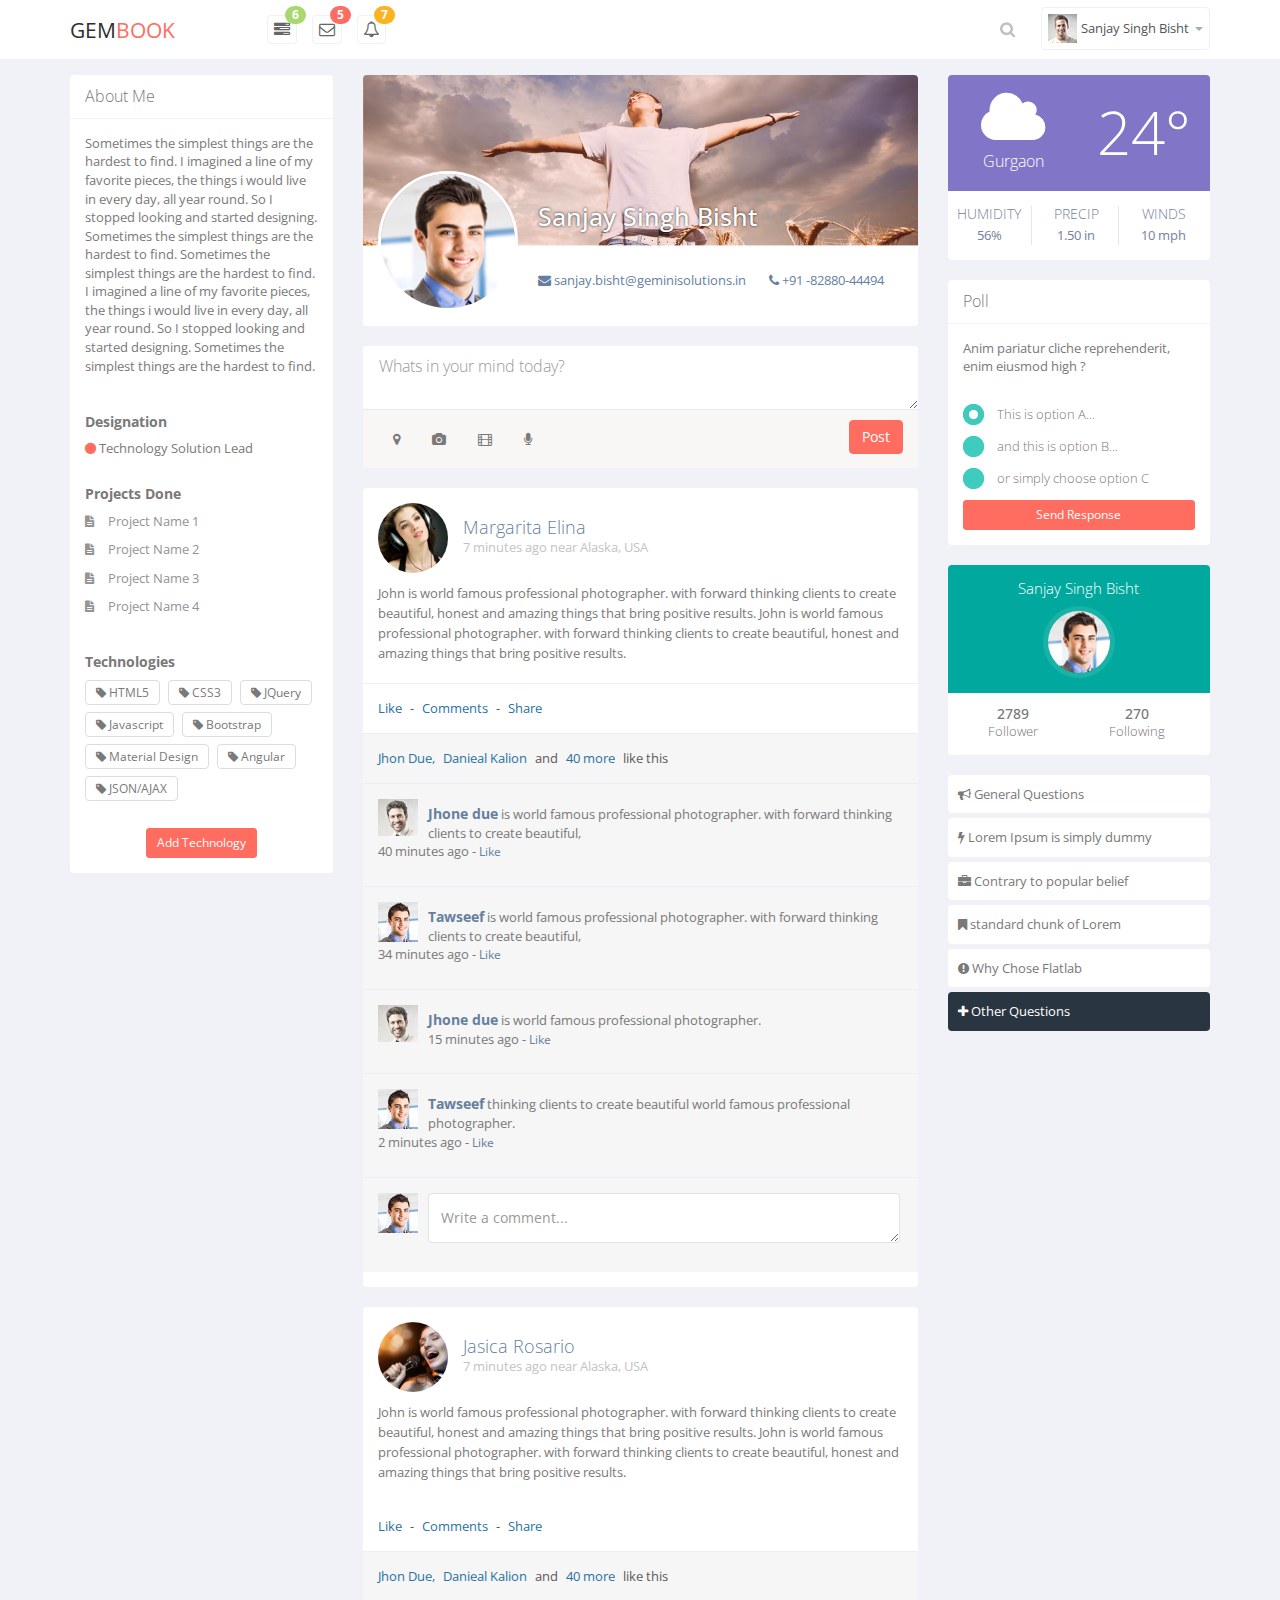
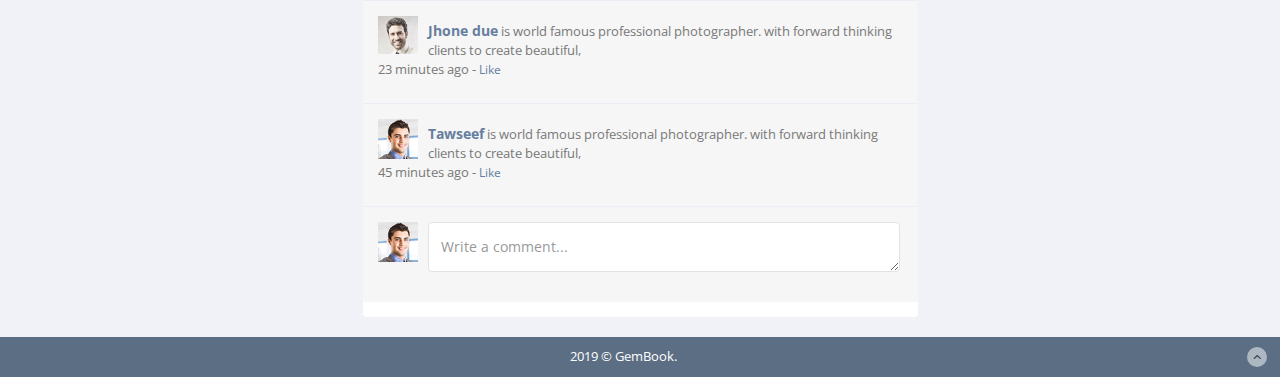
<file: index.html>
<!DOCTYPE html>
<html lang="en">
   <head>
      <meta charset="utf-8">
      <!-- <meta name="viewport" content="width=device-width, initial-scale=1.0"> -->
      <meta name="description" content="">
      <meta name="Sanjay Singh Bisht">
      <link rel="shortcut icon" href="img/favicon.html">
      <title>Gembook</title>
      <!-- Bootstrap core CSS -->
      <link href="css/bootstrap.min.css" rel="stylesheet">
      <link href="css/bootstrap-reset.css" rel="stylesheet">
      <!--external css-->
      <link href="assets/font-awesome/css/font-awesome.css" rel="stylesheet" />
      <link rel="stylesheet" type="text/css" href="assets/bootstrap-datepicker/css/datepicker.css" />
      <link rel="stylesheet" type="text/css" href="assets/bootstrap-colorpicker/css/colorpicker.css" />
      <link rel="stylesheet" type="text/css" href="assets/bootstrap-daterangepicker/daterangepicker.css" />
      <!--right slidebar-->
      <link href="css/slidebars.css" rel="stylesheet">
      <!-- Custom styles for this template -->
      <link href="css/style.css" rel="stylesheet">
      <link href="css/style-responsive.css" rel="stylesheet" />
      <!-- HTML5 shim and Respond.js IE8 support of HTML5 tooltipss and media queries -->
      <!--[if lt IE 9]>
      <script src="js/html5shiv.js"></script>
      <script src="js/respond.min.js"></script>
      <![endif]-->
   </head>
   <body>
      <section id="container">
         <!--header start-->
         <header class="header white-bg">
            <!-- <div class="sidebar-toggle-box">
               <i class="fa fa-bars"></i>
               </div> -->
               <div class="container">
            <!--logo start-->
            <a href="index.html" class="logo" >Gem<span>book</span></a>
            <!--logo end-->
            <div class="nav notify-row" id="top_menu">
               <!--  notification start -->
               <ul class="nav top-menu">
                  <!-- settings start -->
                  <li class="dropdown">
                     <a data-toggle="dropdown" class="dropdown-toggle" href="#">
                     <i class="fa fa-tasks"></i>
                     <span class="badge bg-success">6</span>
                     </a>
                     <ul class="dropdown-menu extended tasks-bar">
                        <div class="notify-arrow notify-arrow-green"></div>
                        <li>
                           <p class="green">You have 6 pending tasks</p>
                        </li>
                        <li>
                           <a href="#">
                              <div class="task-info">
                                 <div class="desc">Dashboard v1.3</div>
                                 <div class="percent">40%</div>
                              </div>
                              <div class="progress progress-striped">
                                 <div class="progress-bar progress-bar-success" role="progressbar" aria-valuenow="40" aria-valuemin="0" aria-valuemax="100" style="width: 40%">
                                    <span class="sr-only">40% Complete (success)</span>
                                 </div>
                              </div>
                           </a>
                        </li>
                        <li>
                           <a href="#">
                              <div class="task-info">
                                 <div class="desc">Database Update</div>
                                 <div class="percent">60%</div>
                              </div>
                              <div class="progress progress-striped">
                                 <div class="progress-bar progress-bar-warning" role="progressbar" aria-valuenow="60" aria-valuemin="0" aria-valuemax="100" style="width: 60%">
                                    <span class="sr-only">60% Complete (warning)</span>
                                 </div>
                              </div>
                           </a>
                        </li>
                        <li>
                           <a href="#">
                              <div class="task-info">
                                 <div class="desc">Iphone Development</div>
                                 <div class="percent">87%</div>
                              </div>
                              <div class="progress progress-striped">
                                 <div class="progress-bar progress-bar-info" role="progressbar" aria-valuenow="20" aria-valuemin="0" aria-valuemax="100" style="width: 87%">
                                    <span class="sr-only">87% Complete</span>
                                 </div>
                              </div>
                           </a>
                        </li>
                        <li>
                           <a href="#">
                              <div class="task-info">
                                 <div class="desc">Mobile App</div>
                                 <div class="percent">33%</div>
                              </div>
                              <div class="progress progress-striped">
                                 <div class="progress-bar progress-bar-danger" role="progressbar" aria-valuenow="80" aria-valuemin="0" aria-valuemax="100" style="width: 33%">
                                    <span class="sr-only">33% Complete (danger)</span>
                                 </div>
                              </div>
                           </a>
                        </li>
                        <li>
                           <a href="#">
                              <div class="task-info">
                                 <div class="desc">Dashboard v1.3</div>
                                 <div class="percent">45%</div>
                              </div>
                              <div class="progress progress-striped active">
                                 <div class="progress-bar"  role="progressbar" aria-valuenow="45" aria-valuemin="0" aria-valuemax="100" style="width: 45%">
                                    <span class="sr-only">45% Complete</span>
                                 </div>
                              </div>
                           </a>
                        </li>
                        <li class="external">
                           <a href="#">See All Tasks</a>
                        </li>
                     </ul>
                  </li>
                  <!-- settings end -->
                  <!-- inbox dropdown start-->
                  <li id="header_inbox_bar" class="dropdown">
                     <a data-toggle="dropdown" class="dropdown-toggle" href="#">
                     <i class="fa fa-envelope-o"></i>
                     <span class="badge bg-important">5</span>
                     </a>
                     <ul class="dropdown-menu extended inbox">
                        <div class="notify-arrow notify-arrow-red"></div>
                        <li>
                           <p class="red">You have 5 new messages</p>
                        </li>
                        <li>
                           <a href="#">
                           <span class="photo"><img alt="avatar" src="img/avatar-mini.jpg"></span>
                           <span class="subject">
                           <span class="from">Jonathan Smith</span>
                           <span class="time">Just now</span>
                           </span>
                           <span class="message">
                           Hello, this is an example msg.
                           </span>
                           </a>
                        </li>
                        <li>
                           <a href="#">
                           <span class="photo"><img alt="avatar" src="img/avatar-mini2.jpg"></span>
                           <span class="subject">
                           <span class="from">Jhon Doe</span>
                           <span class="time">10 mins</span>
                           </span>
                           <span class="message">
                           Hi, Jhon Doe Bhai how are you ?
                           </span>
                           </a>
                        </li>
                        <li>
                           <a href="#">
                           <span class="photo"><img alt="avatar" src="img/avatar-mini3.jpg"></span>
                           <span class="subject">
                           <span class="from">Jason Stathum</span>
                           <span class="time">3 hrs</span>
                           </span>
                           <span class="message">
                           This is awesome dashboard.
                           </span>
                           </a>
                        </li>
                        <li>
                           <a href="#">
                           <span class="photo"><img alt="avatar" src="img/avatar-mini4.jpg"></span>
                           <span class="subject">
                           <span class="from">Jondi Rose</span>
                           <span class="time">Just now</span>
                           </span>
                           <span class="message">
                           Hello, this is metrolab
                           </span>
                           </a>
                        </li>
                        <li>
                           <a href="#">See all messages</a>
                        </li>
                     </ul>
                  </li>
                  <!-- inbox dropdown end -->
                  <!-- notification dropdown start-->
                  <li id="header_notification_bar" class="dropdown">
                     <a data-toggle="dropdown" class="dropdown-toggle" href="#">
                     <i class="fa fa-bell-o"></i>
                     <span class="badge bg-warning">7</span>
                     </a>
                     <ul class="dropdown-menu extended notification">
                        <div class="notify-arrow notify-arrow-yellow"></div>
                        <li>
                           <p class="yellow">You have 7 new notifications</p>
                        </li>
                        <li>
                           <a href="#">
                           <span class="label label-danger"><i class="fa fa-bolt"></i></span>
                           Server #3 overloaded.
                           <span class="small italic">34 mins</span>
                           </a>
                        </li>
                        <li>
                           <a href="#">
                           <span class="label label-warning"><i class="fa fa-bell"></i></span>
                           Server #10 not respoding.
                           <span class="small italic">1 Hours</span>
                           </a>
                        </li>
                        <li>
                           <a href="#">
                           <span class="label label-danger"><i class="fa fa-bolt"></i></span>
                           Database overloaded 24%.
                           <span class="small italic">4 hrs</span>
                           </a>
                        </li>
                        <li>
                           <a href="#">
                           <span class="label label-success"><i class="fa fa-plus"></i></span>
                           New user registered.
                           <span class="small italic">Just now</span>
                           </a>
                        </li>
                        <li>
                           <a href="#">
                           <span class="label label-info"><i class="fa fa-bullhorn"></i></span>
                           Application error.
                           <span class="small italic">10 mins</span>
                           </a>
                        </li>
                        <li>
                           <a href="#">See all notifications</a>
                        </li>
                     </ul>
                  </li>
                  <!-- notification dropdown end -->
               </ul>
            </div>
            <div class="top-nav ">
               <ul class="nav pull-right top-menu">
                  <li>
                     <input type="text" class="form-control search" placeholder="Search">
                  </li>
                  <!-- user login dropdown start-->
                  <li class="dropdown">
                     <a data-toggle="dropdown" class="dropdown-toggle" href="#">
                     <img alt="" src="img/avatar1_small.jpg">
                     <span class="username">Sanjay Singh Bisht</span>
                     <b class="caret"></b>
                     </a>
                     <ul class="dropdown-menu extended logout">
                        <div class="log-arrow-up"></div>
                        <li><a href="profile.html"><i class=" fa fa-suitcase"></i>Profile</a></li>
                        <li><a href="#"><i class="fa fa-cog"></i> Settings</a></li>
                        <li><a href="#"><i class="fa fa-bell-o"></i> Notification</a></li>
                        <li><a href="login.html"><i class="fa fa-key"></i> Log Out</a></li>
                     </ul>
                  </li>
                  <!-- user login dropdown end -->
                  <!-- <li class="sb-toggle-right">
                     <i class="fa  fa-align-right"></i>
                  </li> -->
               </ul>
            </div>
        </div>
         </header>
         <!--header end--> 
         <!--main content start-->
         <section id="main-content"  class="container">
            <section class="wrapper site-min-height">
               <!-- page start-->
               <div class="row">
                  <div class="col-md-3 col-sm-3">
                     <section class="panel">
                        <header class="panel-heading">
                           About Me
                        </header>
                        <div class="panel-body">
                           <p>
                              Sometimes the simplest things are the hardest to find. I imagined a line of my favorite pieces, the things i would live in every day, all year round. So I stopped looking and started designing. Sometimes the simplest things are the hardest to find. Sometimes the simplest things are the hardest to find. I imagined a line of my favorite pieces, the things i would live in every day, all year round. So I stopped looking and started designing. Sometimes the simplest things are the hardest to find.
                           </p>
                           <br>
                           <h5 class="bold">Designation</h5>
                           <ul class="nav nav-pills nav-stacked labels-info ">
                              <li>
                                 <i class=" fa fa-circle text-danger"></i> Technology Solution Lead
                                 <p></p>
                              </li>
                           </ul>
                           <br>
                           <h5 class="bold">Projects Done</h5>
                           <ul class="list-unstyled p-files">
                              <li><a href="#"><i class="fa fa-file-text"></i> Project Name 1</a></li>
                              <li><a href="#"><i class="fa fa-file-text"></i> Project Name 2</a></li>
                              <li><a href="#"><i class="fa fa-file-text"></i> Project Name 3</a></li>
                              <li><a href="#"><i class="fa fa-file-text"></i> Project Name 4</a></li>
                           </ul>
                           <br>
                           <h5 class="bold">Technologies</h5>
                           <ul class="p-tag-list">
                              <li><a href="#"><i class="fa fa-tag"></i> HTML5</a></li>
                              <li><a href="#"><i class="fa fa-tag"></i> CSS3</a></li>
                              <li><a href="#"><i class="fa fa-tag"></i> JQuery</a></li>
                              <li><a href="#"><i class="fa fa-tag"></i> Javascript</a></li>
                              <li><a href="#"><i class="fa fa-tag"></i> Bootstrap</a></li>
                              <li><a href="#"><i class="fa fa-tag"></i> Material Design</a></li>
                              <li><a href="#"><i class="fa fa-tag"></i> Angular</a></li>
                              <li><a href="#"><i class="fa fa-tag"></i> JSON/AJAX</a></li>
                           </ul>
                           <div class="text-center mtop20">
                              <a href="#" class="btn btn-sm btn-danger">Add Technology</a>
                           </div>
                        </div>
                     </section>
                  </div>
                  <div class="col-md-6 col-md-6">
                     <section class="panel">
                        <div class="cover-photo">
                           <div class="fb-timeline-img">
                              <img src="img/fb-img.jpg" alt="">
                           </div>
                           <div class="fb-name">
                              <h2><a href="#">Sanjay Singh Bisht</a></h2>
                           </div>
                        </div>
                        <div class="panel-body">
                           <div class="profile-thumb">
                              <img src="img/profile-avatar.jpg" alt="">
                           </div>
                           <a href="#" class="fb-user-mail"><i class="fa fa-envelope"></i> sanjay.bisht@geminisolutions.in</a>
                           <a href="#" class="fb-user-mail"><i class="fa fa-phone"></i> +91 -82880-44494</a>
                        </div>
                     </section>
                     <section class="panel profile-info">
                        <form>
                           <textarea class="form-control input-lg p-text-area" rows="2" placeholder="Whats in your mind today?"></textarea>
                        </form>
                        <footer class="panel-footer">
                           <button class="btn btn-danger pull-right">Post</button>
                           <ul class="nav nav-pills">
                              <li>
                                 <a href="#"><i class="fa fa-map-marker"></i></a>
                              </li>
                              <li>
                                 <a href="#"><i class="fa fa-camera"></i></a>
                              </li>
                              <li>
                                 <a href="#"><i class=" fa fa-film"></i></a>
                              </li>
                              <li>
                                 <a href="#"><i class="fa fa-microphone"></i></a>
                              </li>
                           </ul>
                        </footer>
                     </section>
                     <section class="panel">
                        <div class="panel-body">
                           <div class="fb-user-thumb">
                              <img src="img/pro-ac-1.png" alt="">
                           </div>
                           <div class="fb-user-details">
                              <h3><a href="#" class="#">Margarita Elina</a></h3>
                              <p>7 minutes ago near Alaska, USA</p>
                           </div>
                           <div class="clearfix"></div>
                           <p class="fb-user-status">John is world famous professional photographer.  with forward thinking clients to create beautiful, honest and amazing things that bring positive results. John is world famous professional photographer.  with forward thinking clients to create beautiful, honest and amazing things that bring positive results.
                           </p>
                           <div class="fb-status-container fb-border">
                              <div class="fb-time-action">
                                 <a href="#" title="Like this">Like</a>
                                 <span>-</span>
                                 <a href="#" title="Leave a comment">Comments</a>
                                 <span>-</span>
                                 <a href="#" title="Send this to friend or post it on your time line">Share</a>
                              </div>
                           </div>
                           <div class="fb-status-container fb-border fb-gray-bg">
                              <div class="fb-time-action like-info">
                                 <a href="#">Jhon Due,</a>
                                 <a href="#">Danieal Kalion</a>
                                 <span>and</span>
                                 <a href="#">40 more</a>
                                 <span>like this</span>
                              </div>
                              <ul class="fb-comments">
                                 <li>
                                    <a href="#" class="cmt-thumb">
                                    <img src="img/mail-avatar.jpg" alt="">
                                    </a>
                                    <div class="cmt-details">
                                       <a href="#">Jhone due</a>
                                       <span> is world famous professional photographer.  with forward thinking clients to create beautiful, </span>
                                       <p>40 minutes ago - <a href="#" class="like-link">Like</a></p>
                                    </div>
                                 </li>
                                 <li>
                                    <a href="#" class="cmt-thumb">
                                    <img src="img/follower-avatar.jpg" alt="">
                                    </a>
                                    <div class="cmt-details">
                                       <a href="#">Tawseef</a>
                                       <span> is world famous professional photographer.  with forward thinking clients to create beautiful, </span>
                                       <p>34 minutes ago - <a href="#" class="like-link">Like</a></p>
                                    </div>
                                 </li>
                                 <li>
                                    <a href="#" class="cmt-thumb">
                                    <img src="img/mail-avatar.jpg" alt="">
                                    </a>
                                    <div class="cmt-details">
                                       <a href="#">Jhone due</a>
                                       <span> is world famous professional photographer.   </span>
                                       <p>15 minutes ago - <a href="#" class="like-link">Like</a></p>
                                    </div>
                                 </li>
                                 <li>
                                    <a href="#" class="cmt-thumb">
                                    <img src="img/follower-avatar.jpg" alt="">
                                    </a>
                                    <div class="cmt-details">
                                       <a href="#">Tawseef</a>
                                       <span> thinking clients to create beautiful world famous professional photographer.  </span>
                                       <p>2 minutes ago - <a href="#" class="like-link">Like</a></p>
                                    </div>
                                 </li>
                                 <li>
                                    <a href="#" class="cmt-thumb">
                                    <img src="img/follower-avatar.jpg" alt="">
                                    </a>
                                    <div class="cmt-form">
                                       <textarea class="form-control" placeholder="Write a comment..." name=""  ></textarea>
                                    </div>
                                 </li>
                              </ul>
                              <div class="clearfix"></div>
                           </div>
                        </div>
                     </section>
                     <section class="panel">
                        <div class="panel-body">
                           <div class="fb-user-thumb">
                              <img alt="" src="img/pro-ac-2.png">
                           </div>
                           <div class="fb-user-details">
                              <h3><a class="#" href="#">Jasica Rosario</a></h3>
                              <p>7 minutes ago near Alaska, USA</p>
                           </div>
                           <div class="clearfix"></div>
                           <p class="fb-user-status">John is world famous professional photographer.  with forward thinking clients to create beautiful, honest and amazing things that bring positive results. John is world famous professional photographer.  with forward thinking clients to create beautiful, honest and amazing things that bring positive results.
                           </p>
                           <div class="fb-time-action">
                              <a href="#" title="Like this">Like</a>
                              <span>-</span>
                              <a href="#" title="Leave a comment">Comments</a>
                              <span>-</span>
                              <a href="#" title="Send this to friend or post it on your time line">Share</a>
                           </div>
                           <div class="fb-status-container fb-border fb-gray-bg">
                              <div class="fb-time-action like-info">
                                 <a href="#">Jhon Due,</a>
                                 <a href="#">Danieal Kalion</a>
                                 <span>and</span>
                                 <a href="#">40 more</a>
                                 <span>like this</span>
                              </div>
                              <ul class="fb-comments">
                                 <li>
                                    <a class="cmt-thumb" href="#">
                                    <img alt="" src="img/mail-avatar.jpg">
                                    </a>
                                    <div class="cmt-details">
                                       <a href="#">Jhone due</a>
                                       <span> is world famous professional photographer.  with forward thinking clients to create beautiful, </span>
                                       <p>23 minutes ago - <a class="like-link" href="#" tittle="Like this">Like</a></p>
                                    </div>
                                 </li>
                                 <li>
                                    <a class="cmt-thumb" href="#">
                                    <img alt="" src="img/follower-avatar.jpg">
                                    </a>
                                    <div class="cmt-details">
                                       <a href="#">Tawseef</a>
                                       <span> is world famous professional photographer.  with forward thinking clients to create beautiful, </span>
                                       <p>45 minutes ago - <a class="like-link" href="#" tittle="Like this">Like</a></p>
                                    </div>
                                 </li>
                                 <li>
                                    <a class="cmt-thumb" href="#">
                                    <img alt="" src="img/follower-avatar.jpg">
                                    </a>
                                    <div class="cmt-form">
                                       <textarea  name="" placeholder="Write a comment..." class="form-control"></textarea>
                                    </div>
                                 </li>
                              </ul>
                              <div class="clearfix"></div>
                           </div>
                        </div>
                     </section>
                  </div>
                  <div class="col-md-3 col-sm-3">
                     <section class="panel">
                        <div class="weather-bg">
                           <div class="panel-body">
                              <div class="row">
                                 <div class="col-xs-6">
                                    <i class="fa fa-cloud"></i>
                                    Gurgaon
                                 </div>
                                 <div class="col-xs-6">
                                    <div class="degree">
                                       24°
                                    </div>
                                 </div>
                              </div>
                           </div>
                        </div>
                        <footer class="weather-category">
                           <ul>
                              <li class="active">
                                 <h5>humidity</h5>
                                 56%
                              </li>
                              <li>
                                 <h5>precip</h5>
                                 1.50 in
                              </li>
                              <li>
                                 <h5>winds</h5>
                                 10 mph
                              </li>
                           </ul>
                        </footer>
                     </section>
                     <section class="panel">
                        <header class="panel-heading">
                           Poll
                        </header>
                        <div class="panel-body">
                           <p>Anim pariatur cliche reprehenderit, enim eiusmod high  ?</p>
                           <div class="radios">
                              <label class="label_radio" for="radio-01">
                              <input name="sample-radio" id="radio-01" value="1" type="radio" checked /> This is option A...
                              </label>
                              <label class="label_radio" for="radio-02">
                              <input name="sample-radio" id="radio-02" value="1" type="radio" /> and this is option B...
                              </label>
                              <label class="label_radio" for="radio-03">
                              <input name="sample-radio" id="radio-03" value="1" type="radio" /> or simply choose option C
                              </label>
                           </div>
                           <a href="#" class="btn btn-sm pull-right btn-danger btn-block">Send Response</a>
                        </div>
                     </section>
                     <section class="panel">
                        <div class="follower">
                           <div class="panel-body">
                              <h4>Sanjay Singh Bisht</h4>
                              <div class="follow-ava">
                                 <img src="img/follower-avatar.jpg" alt="">
                              </div>
                           </div>
                        </div>
                        <footer class="follower-foot">
                           <ul>
                              <li>
                                 <h5>2789</h5>
                                 <p>Follower</p>
                              </li>
                              <li>
                                 <h5>270</h5>
                                 <p>Following</p>
                              </li>
                           </ul>
                        </footer>
                     </section> 
                     <section>
                        <ul class="vertical-menu">
                           <li class="">
                              <a href="#tab_1" data-toggle="tab" aria-expanded="false">
                              <i class="fa fa-bullhorn"></i>
                              General Questions
                              </a>
                           </li>
                           <li class=""><a href="#tab_2" data-toggle="tab" aria-expanded="false"><i class="fa fa-bolt"></i>  Lorem Ipsum is simply dummy</a></li>
                           <li class=""><a href="#tab_3" data-toggle="tab" aria-expanded="false"><i class="fa fa-briefcase"></i>  Contrary to popular belief</a></li>
                           <li class=""><a href="#tab_1" data-toggle="tab" aria-expanded="false"><i class="fa fa-bookmark"></i>  standard chunk of Lorem </a></li>
                           <li class=""><a href="#tab_2" data-toggle="tab" aria-expanded="false"><i class="fa fa-exclamation-circle"></i> Why Chose Flatlab</a></li>
                           <li class="active"><a href="#tab_3" data-toggle="tab" aria-expanded="true"><i class="fa fa-plus"></i> Other Questions</a></li>
                        </ul>
                     </section>
                  </div>
               </div>
               <!-- page end-->
            </section>
         </section>
         <!--main content end-->
         <!-- Right Slidebar start -->
         <div class="sb-slidebar sb-right sb-style-overlay">
            <h5 class="side-title">Online Customers</h5>
            <ul class="quick-chat-list">
               <li class="online">
                  <div class="media">
                     <a href="#" class="pull-left media-thumb">
                     <img alt="" src="img/chat-avatar2.jpg" class="media-object">
                     </a>
                     <div class="media-body">
                        <strong>John Doe</strong>
                        <small>Dream Land, AU</small>
                     </div>
                  </div>
                  <!-- media -->
               </li>
               <li class="online">
                  <div class="media">
                     <a href="#" class="pull-left media-thumb">
                     <img alt="" src="img/chat-avatar.jpg" class="media-object">
                     </a>
                     <div class="media-body">
                        <div class="media-status">
                           <span class=" badge bg-important">3</span>
                        </div>
                        <strong>Jonathan Smith</strong>
                        <small>United States</small>
                     </div>
                  </div>
                  <!-- media -->
               </li>
               <li class="online">
                  <div class="media">
                     <a href="#" class="pull-left media-thumb">
                     <img alt="" src="img/pro-ac-1.png" class="media-object">
                     </a>
                     <div class="media-body">
                        <div class="media-status">
                           <span class=" badge bg-success">5</span>
                        </div>
                        <strong>Jane Doe</strong>
                        <small>ABC, USA</small>
                     </div>
                  </div>
                  <!-- media -->
               </li>
               <li class="online">
                  <div class="media">
                     <a href="#" class="pull-left media-thumb">
                     <img alt="" src="img/avatar1.jpg" class="media-object">
                     </a>
                     <div class="media-body">
                        <strong>Anjelina Joli</strong>
                        <small>Fockland, UK</small>
                     </div>
                  </div>
                  <!-- media -->
               </li>
               <li class="online">
                  <div class="media">
                     <a href="#" class="pull-left media-thumb">
                     <img alt="" src="img/mail-avatar.jpg" class="media-object">
                     </a>
                     <div class="media-body">
                        <div class="media-status">
                           <span class=" badge bg-warning">7</span>
                        </div>
                        <strong>Mr Tasi</strong>
                        <small>Dream Land, USA</small>
                     </div>
                  </div>
                  <!-- media -->
               </li>
            </ul>
            <h5 class="side-title"> pending Task</h5>
            <ul class="p-task tasks-bar">
               <li>
                  <a href="#">
                     <div class="task-info">
                        <div class="desc">Dashboard v1.3</div>
                        <div class="percent">40%</div>
                     </div>
                     <div class="progress progress-striped">
                        <div style="width: 40%" aria-valuemax="100" aria-valuemin="0" aria-valuenow="40" role="progressbar" class="progress-bar progress-bar-success">
                           <span class="sr-only">40% Complete (success)</span>
                        </div>
                     </div>
                  </a>
               </li>
               <li>
                  <a href="#">
                     <div class="task-info">
                        <div class="desc">Database Update</div>
                        <div class="percent">60%</div>
                     </div>
                     <div class="progress progress-striped">
                        <div style="width: 60%" aria-valuemax="100" aria-valuemin="0" aria-valuenow="60" role="progressbar" class="progress-bar progress-bar-warning">
                           <span class="sr-only">60% Complete (warning)</span>
                        </div>
                     </div>
                  </a>
               </li>
               <li>
                  <a href="#">
                     <div class="task-info">
                        <div class="desc">Iphone Development</div>
                        <div class="percent">87%</div>
                     </div>
                     <div class="progress progress-striped">
                        <div style="width: 87%" aria-valuemax="100" aria-valuemin="0" aria-valuenow="20" role="progressbar" class="progress-bar progress-bar-info">
                           <span class="sr-only">87% Complete</span>
                        </div>
                     </div>
                  </a>
               </li>
               <li>
                  <a href="#">
                     <div class="task-info">
                        <div class="desc">Mobile App</div>
                        <div class="percent">33%</div>
                     </div>
                     <div class="progress progress-striped">
                        <div style="width: 33%" aria-valuemax="100" aria-valuemin="0" aria-valuenow="80" role="progressbar" class="progress-bar progress-bar-danger">
                           <span class="sr-only">33% Complete (danger)</span>
                        </div>
                     </div>
                  </a>
               </li>
               <li>
                  <a href="#">
                     <div class="task-info">
                        <div class="desc">Dashboard v1.3</div>
                        <div class="percent">45%</div>
                     </div>
                     <div class="progress progress-striped active">
                        <div style="width: 45%" aria-valuemax="100" aria-valuemin="0" aria-valuenow="45" role="progressbar" class="progress-bar">
                           <span class="sr-only">45% Complete</span>
                        </div>
                     </div>
                  </a>
               </li>
               <li class="external">
                  <a href="#">See All Tasks</a>
               </li>
            </ul>
         </div>
         <!-- Right Slidebar end -->
         <!--footer start-->
         <footer class="site-footer">
            <div class="text-center">
               2019 &copy; GemBook.
               <a href="#" class="go-top">
               <i class="fa fa-angle-up"></i>
               </a>
            </div>
         </footer>
         <!--footer end-->
      </section>
      <!-- js placed at the end of the document so the pages load faster -->
      <script src="js/jquery.js"></script>
      <script src="js/bootstrap.min.js"></script>
      <script src="js/jquery.scrollTo.min.js"></script>
      <script src="js/jquery.nicescroll.js" type="text/javascript"></script>
      <script src="js/jquery-ui-1.9.2.custom.min.js"></script>
      <script class="include" type="text/javascript" src="js/jquery.dcjqaccordion.2.7.js"></script>
      <!--custom switch-->
      <script src="js/bootstrap-switch.js"></script>
      <!--custom tagsinput-->
      <script src="js/jquery.tagsinput.js"></script>
      <!--custom checkbox & radio-->
      <script type="text/javascript" src="js/ga.js"></script>
      <script type="text/javascript" src="assets/bootstrap-datepicker/js/bootstrap-datepicker.js"></script>
      <script type="text/javascript" src="assets/bootstrap-daterangepicker/date.js"></script>
      <script type="text/javascript" src="assets/bootstrap-daterangepicker/daterangepicker.js"></script>
      <script type="text/javascript" src="assets/bootstrap-colorpicker/js/bootstrap-colorpicker.js"></script>
      <script type="text/javascript" src="assets/ckeditor/ckeditor.js"></script>
      <script type="text/javascript" src="assets/bootstrap-inputmask/bootstrap-inputmask.min.js"></script>
      <script src="js/respond.min.js" ></script>
      <!--right slidebar-->
      <script src="js/slidebars.min.js"></script>
      <!--common script for all pages-->
      <script src="js/common-scripts.js"></script>
      <!--script for this page-->
      <script src="js/form-component.js"></script>
   </body>
</html>
</file>
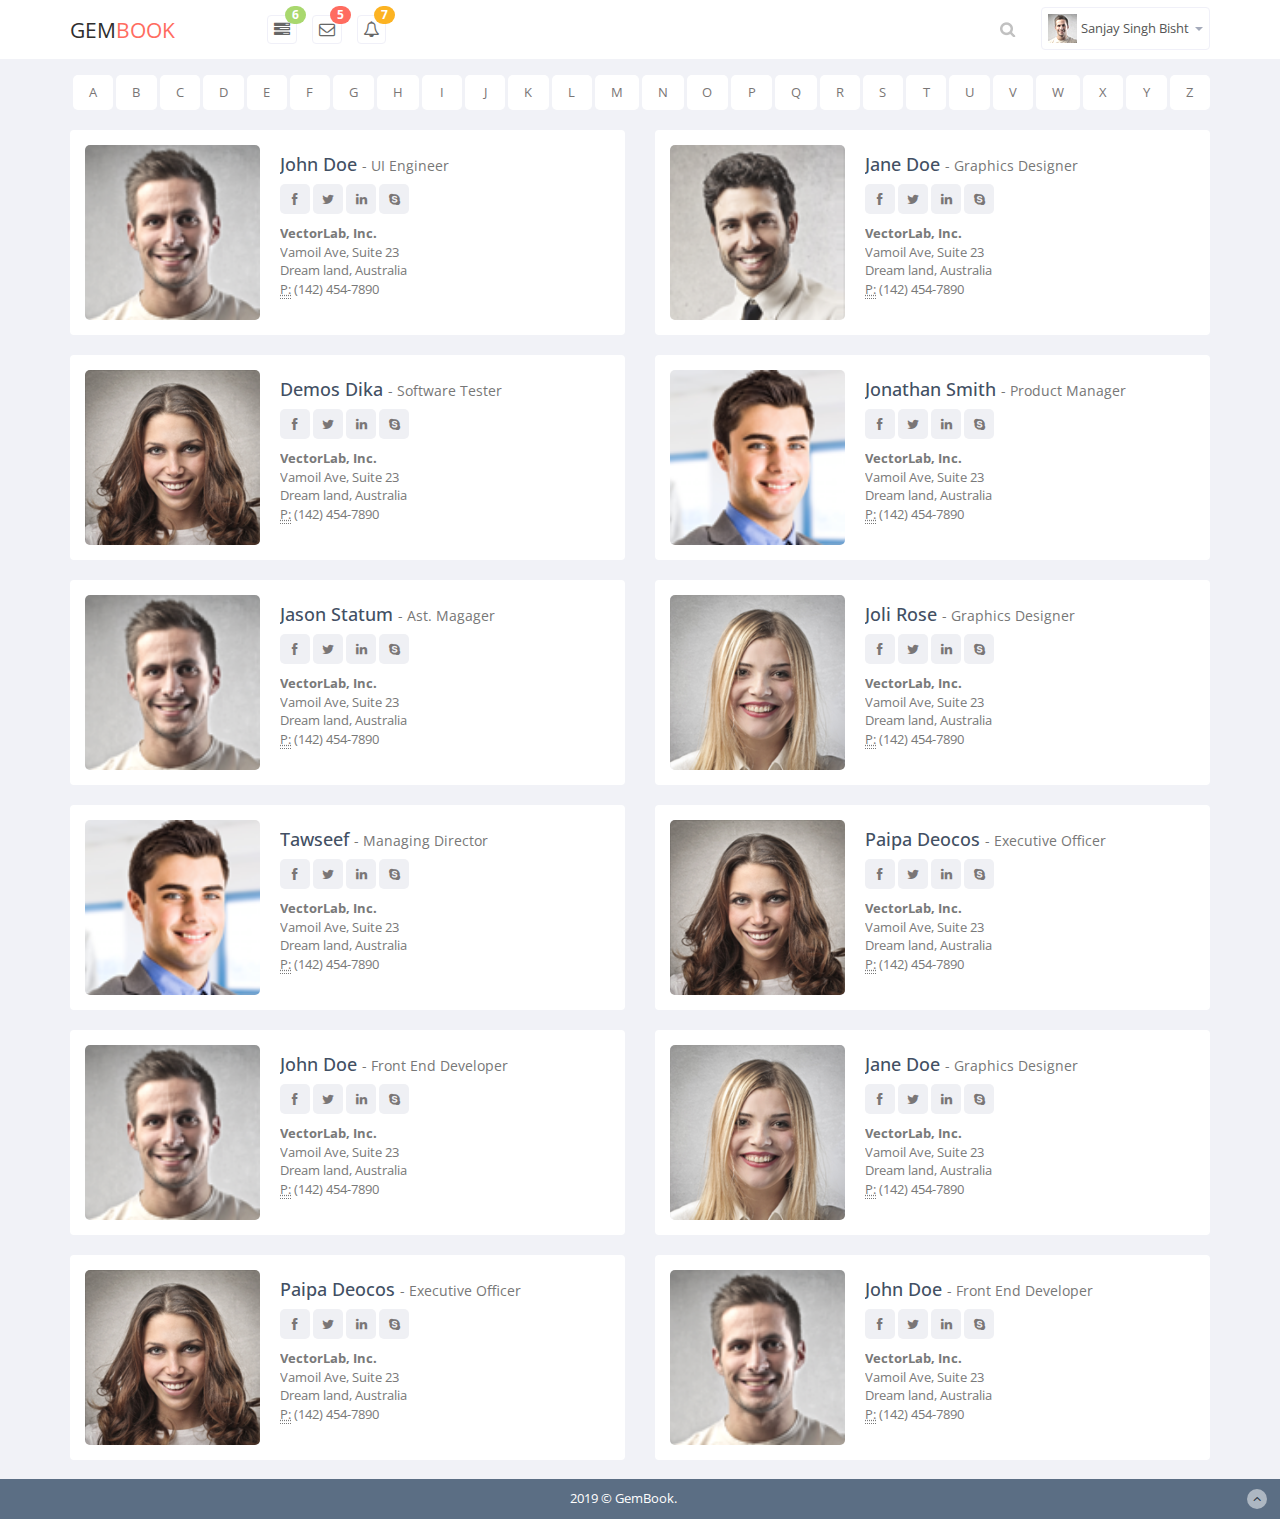
<file: directory.html>
<!DOCTYPE html>
<html lang="en">
   <head>
      <meta charset="utf-8">
      <!-- <meta name="viewport" content="width=device-width, initial-scale=1.0"> -->
      <meta name="description" content="">
      <meta name="Sanjay Singh Bisht">
      <link rel="shortcut icon" href="img/favicon.html">
      <title>Gembook</title>
      <!-- Bootstrap core CSS -->
      <link href="css/bootstrap.min.css" rel="stylesheet">
      <link href="css/bootstrap-reset.css" rel="stylesheet">
      <!--external css-->
      <link href="assets/font-awesome/css/font-awesome.css" rel="stylesheet" />
      <link rel="stylesheet" type="text/css" href="assets/bootstrap-datepicker/css/datepicker.css" />
      <link rel="stylesheet" type="text/css" href="assets/bootstrap-colorpicker/css/colorpicker.css" />
      <link rel="stylesheet" type="text/css" href="assets/bootstrap-daterangepicker/daterangepicker.css" />
      <!--right slidebar-->
      <link href="css/slidebars.css" rel="stylesheet">
      <!-- Custom styles for this template -->
      <link href="css/style.css" rel="stylesheet">
      <link href="css/style-responsive.css" rel="stylesheet" />
      <!-- HTML5 shim and Respond.js IE8 support of HTML5 tooltipss and media queries -->
      <!--[if lt IE 9]>
      <script src="js/html5shiv.js"></script>
      <script src="js/respond.min.js"></script>
      <![endif]-->
   </head>
   <body>
      <section id="container">
         <!--header start-->
         <header class="header white-bg">
            <!-- <div class="sidebar-toggle-box">
               <i class="fa fa-bars"></i>
               </div> -->
               <div class="container">
            <!--logo start-->
            <a href="index.html" class="logo" >Gem<span>book</span></a>
            <!--logo end-->
            <div class="nav notify-row" id="top_menu">
               <!--  notification start -->
               <ul class="nav top-menu">
                  <!-- settings start -->
                  <li class="dropdown">
                     <a data-toggle="dropdown" class="dropdown-toggle" href="#">
                     <i class="fa fa-tasks"></i>
                     <span class="badge bg-success">6</span>
                     </a>
                     <ul class="dropdown-menu extended tasks-bar">
                        <div class="notify-arrow notify-arrow-green"></div>
                        <li>
                           <p class="green">You have 6 pending tasks</p>
                        </li>
                        <li>
                           <a href="#">
                              <div class="task-info">
                                 <div class="desc">Dashboard v1.3</div>
                                 <div class="percent">40%</div>
                              </div>
                              <div class="progress progress-striped">
                                 <div class="progress-bar progress-bar-success" role="progressbar" aria-valuenow="40" aria-valuemin="0" aria-valuemax="100" style="width: 40%">
                                    <span class="sr-only">40% Complete (success)</span>
                                 </div>
                              </div>
                           </a>
                        </li>
                        <li>
                           <a href="#">
                              <div class="task-info">
                                 <div class="desc">Database Update</div>
                                 <div class="percent">60%</div>
                              </div>
                              <div class="progress progress-striped">
                                 <div class="progress-bar progress-bar-warning" role="progressbar" aria-valuenow="60" aria-valuemin="0" aria-valuemax="100" style="width: 60%">
                                    <span class="sr-only">60% Complete (warning)</span>
                                 </div>
                              </div>
                           </a>
                        </li>
                        <li>
                           <a href="#">
                              <div class="task-info">
                                 <div class="desc">Iphone Development</div>
                                 <div class="percent">87%</div>
                              </div>
                              <div class="progress progress-striped">
                                 <div class="progress-bar progress-bar-info" role="progressbar" aria-valuenow="20" aria-valuemin="0" aria-valuemax="100" style="width: 87%">
                                    <span class="sr-only">87% Complete</span>
                                 </div>
                              </div>
                           </a>
                        </li>
                        <li>
                           <a href="#">
                              <div class="task-info">
                                 <div class="desc">Mobile App</div>
                                 <div class="percent">33%</div>
                              </div>
                              <div class="progress progress-striped">
                                 <div class="progress-bar progress-bar-danger" role="progressbar" aria-valuenow="80" aria-valuemin="0" aria-valuemax="100" style="width: 33%">
                                    <span class="sr-only">33% Complete (danger)</span>
                                 </div>
                              </div>
                           </a>
                        </li>
                        <li>
                           <a href="#">
                              <div class="task-info">
                                 <div class="desc">Dashboard v1.3</div>
                                 <div class="percent">45%</div>
                              </div>
                              <div class="progress progress-striped active">
                                 <div class="progress-bar"  role="progressbar" aria-valuenow="45" aria-valuemin="0" aria-valuemax="100" style="width: 45%">
                                    <span class="sr-only">45% Complete</span>
                                 </div>
                              </div>
                           </a>
                        </li>
                        <li class="external">
                           <a href="#">See All Tasks</a>
                        </li>
                     </ul>
                  </li>
                  <!-- settings end -->
                  <!-- inbox dropdown start-->
                  <li id="header_inbox_bar" class="dropdown">
                     <a data-toggle="dropdown" class="dropdown-toggle" href="#">
                     <i class="fa fa-envelope-o"></i>
                     <span class="badge bg-important">5</span>
                     </a>
                     <ul class="dropdown-menu extended inbox">
                        <div class="notify-arrow notify-arrow-red"></div>
                        <li>
                           <p class="red">You have 5 new messages</p>
                        </li>
                        <li>
                           <a href="#">
                           <span class="photo"><img alt="avatar" src="img/avatar-mini.jpg"></span>
                           <span class="subject">
                           <span class="from">Jonathan Smith</span>
                           <span class="time">Just now</span>
                           </span>
                           <span class="message">
                           Hello, this is an example msg.
                           </span>
                           </a>
                        </li>
                        <li>
                           <a href="#">
                           <span class="photo"><img alt="avatar" src="img/avatar-mini2.jpg"></span>
                           <span class="subject">
                           <span class="from">Jhon Doe</span>
                           <span class="time">10 mins</span>
                           </span>
                           <span class="message">
                           Hi, Jhon Doe Bhai how are you ?
                           </span>
                           </a>
                        </li>
                        <li>
                           <a href="#">
                           <span class="photo"><img alt="avatar" src="img/avatar-mini3.jpg"></span>
                           <span class="subject">
                           <span class="from">Jason Stathum</span>
                           <span class="time">3 hrs</span>
                           </span>
                           <span class="message">
                           This is awesome dashboard.
                           </span>
                           </a>
                        </li>
                        <li>
                           <a href="#">
                           <span class="photo"><img alt="avatar" src="img/avatar-mini4.jpg"></span>
                           <span class="subject">
                           <span class="from">Jondi Rose</span>
                           <span class="time">Just now</span>
                           </span>
                           <span class="message">
                           Hello, this is metrolab
                           </span>
                           </a>
                        </li>
                        <li>
                           <a href="#">See all messages</a>
                        </li>
                     </ul>
                  </li>
                  <!-- inbox dropdown end -->
                  <!-- notification dropdown start-->
                  <li id="header_notification_bar" class="dropdown">
                     <a data-toggle="dropdown" class="dropdown-toggle" href="#">
                     <i class="fa fa-bell-o"></i>
                     <span class="badge bg-warning">7</span>
                     </a>
                     <ul class="dropdown-menu extended notification">
                        <div class="notify-arrow notify-arrow-yellow"></div>
                        <li>
                           <p class="yellow">You have 7 new notifications</p>
                        </li>
                        <li>
                           <a href="#">
                           <span class="label label-danger"><i class="fa fa-bolt"></i></span>
                           Server #3 overloaded.
                           <span class="small italic">34 mins</span>
                           </a>
                        </li>
                        <li>
                           <a href="#">
                           <span class="label label-warning"><i class="fa fa-bell"></i></span>
                           Server #10 not respoding.
                           <span class="small italic">1 Hours</span>
                           </a>
                        </li>
                        <li>
                           <a href="#">
                           <span class="label label-danger"><i class="fa fa-bolt"></i></span>
                           Database overloaded 24%.
                           <span class="small italic">4 hrs</span>
                           </a>
                        </li>
                        <li>
                           <a href="#">
                           <span class="label label-success"><i class="fa fa-plus"></i></span>
                           New user registered.
                           <span class="small italic">Just now</span>
                           </a>
                        </li>
                        <li>
                           <a href="#">
                           <span class="label label-info"><i class="fa fa-bullhorn"></i></span>
                           Application error.
                           <span class="small italic">10 mins</span>
                           </a>
                        </li>
                        <li>
                           <a href="#">See all notifications</a>
                        </li>
                     </ul>
                  </li>
                  <!-- notification dropdown end -->
               </ul>
            </div>
            <div class="top-nav ">
               <ul class="nav pull-right top-menu">
                  <li>
                     <input type="text" class="form-control search" placeholder="Search">
                  </li>
                  <!-- user login dropdown start-->
                  <li class="dropdown">
                     <a data-toggle="dropdown" class="dropdown-toggle" href="#">
                     <img alt="" src="img/avatar1_small.jpg">
                     <span class="username">Sanjay Singh Bisht</span>
                     <b class="caret"></b>
                     </a>
                     <ul class="dropdown-menu extended logout">
                        <div class="log-arrow-up"></div>
                        <li><a href="profile.html"><i class=" fa fa-suitcase"></i>Profile</a></li>
                        <li><a href="#"><i class="fa fa-cog"></i> Settings</a></li>
                        <li><a href="#"><i class="fa fa-bell-o"></i> Notification</a></li>
                        <li><a href="login.html"><i class="fa fa-key"></i> Log Out</a></li>
                     </ul>
                  </li>
                  <!-- user login dropdown end -->
                  <!-- <li class="sb-toggle-right">
                     <i class="fa  fa-align-right"></i>
                  </li> -->
               </ul>
            </div>
        </div>
         </header>
         <!--header end--> 
         <!--main content start-->
      <section id="main-content" class="container">
            <section class="wrapper site-min-height">
                <!-- page start-->
                <ul class="directory-list">
                    <li><a href="#">a</a></li>
                    <li><a href="#">b</a></li>
                    <li><a href="#">c</a></li>
                    <li><a href="#">d</a></li>
                    <li><a href="#">e</a></li>
                    <li><a href="#">f</a></li>
                    <li><a href="#">g</a></li>
                    <li><a href="#">h</a></li>
                    <li><a href="#">i</a></li>
                    <li><a href="#">j</a></li>
                    <li><a href="#">k</a></li>
                    <li><a href="#">l</a></li>
                    <li><a href="#">m</a></li>
                    <li><a href="#">n</a></li>
                    <li><a href="#">o</a></li>
                    <li><a href="#">p</a></li>
                    <li><a href="#">q</a></li>
                    <li><a href="#">r</a></li>
                    <li><a href="#">s</a></li>
                    <li><a href="#">t</a></li>
                    <li><a href="#">u</a></li>
                    <li><a href="#">v</a></li>
                    <li><a href="#">w</a></li>
                    <li><a href="#">x</a></li>
                    <li><a href="#">y</a></li>
                    <li><a href="#">z</a></li>
                </ul>
                <div class="directory-info-row">
                <div class="row">
                <div class="col-md-6 col-sm-6">
                    <div class="panel">
                        <div class="panel-body">
                            <div class="media">
                                <a class="pull-left" href="#">
                                    <img class="thumb media-object" src="img/photos/user1.png" alt="">
                                </a>
                                <div class="media-body">
                                    <h4>John Doe <span class="text-muted small"> - UI Engineer</span></h4>
                                    <ul class="social-links">
                                        <li><a title="" data-placement="top" data-toggle="tooltip" class="tooltips" href="#" data-original-title="Facebook"><i class="fa fa-facebook"></i></a></li>
                                        <li><a title="" data-placement="top" data-toggle="tooltip" class="tooltips" href="#" data-original-title="Twitter"><i class="fa fa-twitter"></i></a></li>
                                        <li><a title="" data-placement="top" data-toggle="tooltip" class="tooltips" href="#" data-original-title="LinkedIn"><i class="fa fa-linkedin"></i></a></li>
                                        <li><a title="" data-placement="top" data-toggle="tooltip" class="tooltips" href="#" data-original-title="Skype"><i class="fa fa-skype"></i></a></li>
                                    </ul>
                                    <address>
                                        <strong>VectorLab, Inc.</strong><br>
                                        Vamoil Ave, Suite 23<br>
                                        Dream land, Australia <br>
                                        <abbr title="Phone">P:</abbr> (142) 454-7890
                                    </address>
  
                                </div>
                            </div>
                        </div>
                    </div>
                </div>
  
                <div class="col-md-6 col-sm-6">
                    <div class="panel">
                        <div class="panel-body">
                            <div class="media">
                                <a class="pull-left" href="#">
                                    <img class="thumb media-object" src="img/photos/user4.png" alt="">
                                </a>
                                <div class="media-body">
                                    <h4>Jane Doe <span class="text-muted small"> - Graphics Designer</span></h4>
                                    <ul class="social-links">
                                        <li><a title="" data-placement="top" data-toggle="tooltip" class="tooltips" href="#" data-original-title="Facebook"><i class="fa fa-facebook"></i></a></li>
                                        <li><a title="" data-placement="top" data-toggle="tooltip" class="tooltips" href="#" data-original-title="Twitter"><i class="fa fa-twitter"></i></a></li>
                                        <li><a title="" data-placement="top" data-toggle="tooltip" class="tooltips" href="#" data-original-title="LinkedIn"><i class="fa fa-linkedin"></i></a></li>
                                        <li><a title="" data-placement="top" data-toggle="tooltip" class="tooltips" href="#" data-original-title="Skype"><i class="fa fa-skype"></i></a></li>
                                    </ul>
                                    <address>
                                        <strong>VectorLab, Inc.</strong><br>
                                        Vamoil Ave, Suite 23<br>
                                        Dream land, Australia <br>
                                        <abbr title="Phone">P:</abbr> (142) 454-7890
                                    </address>
  
                                </div>
                            </div>
                        </div>
                    </div>
                </div>
  
                <div class="col-md-6 col-sm-6">
                    <div class="panel">
                        <div class="panel-body">
                            <div class="media">
                                <a class="pull-left" href="#">
                                    <img class="thumb media-object" src="img/photos/user2.png" alt="">
                                </a>
                                <div class="media-body">
                                    <h4>Demos Dika <span class="text-muted small"> - Software Tester</span></h4>
                                    <ul class="social-links">
                                        <li><a title="" data-placement="top" data-toggle="tooltip" class="tooltips" href="#" data-original-title="Facebook"><i class="fa fa-facebook"></i></a></li>
                                        <li><a title="" data-placement="top" data-toggle="tooltip" class="tooltips" href="#" data-original-title="Twitter"><i class="fa fa-twitter"></i></a></li>
                                        <li><a title="" data-placement="top" data-toggle="tooltip" class="tooltips" href="#" data-original-title="LinkedIn"><i class="fa fa-linkedin"></i></a></li>
                                        <li><a title="" data-placement="top" data-toggle="tooltip" class="tooltips" href="#" data-original-title="Skype"><i class="fa fa-skype"></i></a></li>
                                    </ul>
                                    <address>
                                        <strong>VectorLab, Inc.</strong><br>
                                        Vamoil Ave, Suite 23<br>
                                        Dream land, Australia <br>
                                        <abbr title="Phone">P:</abbr> (142) 454-7890
                                    </address>
  
                                </div>
                            </div>
                        </div>
                    </div>
                </div>
  
                <div class="col-md-6 col-sm-6">
                    <div class="panel">
                        <div class="panel-body">
                            <div class="media">
                                <a class="pull-left" href="#">
                                    <img class="thumb media-object" src="img/photos/user3.png" alt="">
                                </a>
                                <div class="media-body">
                                    <h4> Jonathan Smith <span class="text-muted small"> - Product Manager</span></h4>
                                    <ul class="social-links">
                                        <li><a title="" data-placement="top" data-toggle="tooltip" class="tooltips" href="#" data-original-title="Facebook"><i class="fa fa-facebook"></i></a></li>
                                        <li><a title="" data-placement="top" data-toggle="tooltip" class="tooltips" href="#" data-original-title="Twitter"><i class="fa fa-twitter"></i></a></li>
                                        <li><a title="" data-placement="top" data-toggle="tooltip" class="tooltips" href="#" data-original-title="LinkedIn"><i class="fa fa-linkedin"></i></a></li>
                                        <li><a title="" data-placement="top" data-toggle="tooltip" class="tooltips" href="#" data-original-title="Skype"><i class="fa fa-skype"></i></a></li>
                                    </ul>
                                    <address>
                                        <strong>VectorLab, Inc.</strong><br>
                                        Vamoil Ave, Suite 23<br>
                                        Dream land, Australia <br>
                                        <abbr title="Phone">P:</abbr> (142) 454-7890
                                    </address>
  
                                </div>
                            </div>
                        </div>
                    </div>
                </div>
  
                <div class="col-md-6 col-sm-6">
                    <div class="panel">
                        <div class="panel-body">
                            <div class="media">
                                <a class="pull-left" href="#">
                                    <img class="thumb media-object" src="img/photos/user1.png" alt="">
                                </a>
                                <div class="media-body">
                                    <h4>Jason Statum <span class="text-muted small"> - Ast. Magager</span></h4>
                                    <ul class="social-links">
                                        <li><a title="" data-placement="top" data-toggle="tooltip" class="tooltips" href="#" data-original-title="Facebook"><i class="fa fa-facebook"></i></a></li>
                                        <li><a title="" data-placement="top" data-toggle="tooltip" class="tooltips" href="#" data-original-title="Twitter"><i class="fa fa-twitter"></i></a></li>
                                        <li><a title="" data-placement="top" data-toggle="tooltip" class="tooltips" href="#" data-original-title="LinkedIn"><i class="fa fa-linkedin"></i></a></li>
                                        <li><a title="" data-placement="top" data-toggle="tooltip" class="tooltips" href="#" data-original-title="Skype"><i class="fa fa-skype"></i></a></li>
                                    </ul>
                                    <address>
                                        <strong>VectorLab, Inc.</strong><br>
                                        Vamoil Ave, Suite 23<br>
                                        Dream land, Australia <br>
                                        <abbr title="Phone">P:</abbr> (142) 454-7890
                                    </address>
  
                                </div>
                            </div>
                        </div>
                    </div>
                </div>
  
                <div class="col-md-6 col-sm-6">
                    <div class="panel">
                        <div class="panel-body">
                            <div class="media">
                                <a class="pull-left" href="#">
                                    <img class="thumb media-object" src="img/photos/user5.png" alt="">
                                </a>
                                <div class="media-body">
                                    <h4>Joli Rose <span class="text-muted small"> - Graphics Designer</span></h4>
                                    <ul class="social-links">
                                        <li><a title="" data-placement="top" data-toggle="tooltip" class="tooltips" href="#" data-original-title="Facebook"><i class="fa fa-facebook"></i></a></li>
                                        <li><a title="" data-placement="top" data-toggle="tooltip" class="tooltips" href="#" data-original-title="Twitter"><i class="fa fa-twitter"></i></a></li>
                                        <li><a title="" data-placement="top" data-toggle="tooltip" class="tooltips" href="#" data-original-title="LinkedIn"><i class="fa fa-linkedin"></i></a></li>
                                        <li><a title="" data-placement="top" data-toggle="tooltip" class="tooltips" href="#" data-original-title="Skype"><i class="fa fa-skype"></i></a></li>
                                    </ul>
                                    <address>
                                        <strong>VectorLab, Inc.</strong><br>
                                        Vamoil Ave, Suite 23<br>
                                        Dream land, Australia <br>
                                        <abbr title="Phone">P:</abbr> (142) 454-7890
                                    </address>
  
                                </div>
                            </div>
                        </div>
                    </div>
                </div>
  
                <div class="col-md-6 col-sm-6">
                    <div class="panel">
                        <div class="panel-body">
                            <div class="media">
                                <a class="pull-left" href="#">
                                    <img class="thumb media-object" src="img/photos/user3.png" alt="">
                                </a>
                                <div class="media-body">
                                    <h4>Tawseef <span class="text-muted small"> - Managing Director</span></h4>
                                    <ul class="social-links">
                                        <li><a title="" data-placement="top" data-toggle="tooltip" class="tooltips" href="#" data-original-title="Facebook"><i class="fa fa-facebook"></i></a></li>
                                        <li><a title="" data-placement="top" data-toggle="tooltip" class="tooltips" href="#" data-original-title="Twitter"><i class="fa fa-twitter"></i></a></li>
                                        <li><a title="" data-placement="top" data-toggle="tooltip" class="tooltips" href="#" data-original-title="LinkedIn"><i class="fa fa-linkedin"></i></a></li>
                                        <li><a title="" data-placement="top" data-toggle="tooltip" class="tooltips" href="#" data-original-title="Skype"><i class="fa fa-skype"></i></a></li>
                                    </ul>
                                    <address>
                                        <strong>VectorLab, Inc.</strong><br>
                                        Vamoil Ave, Suite 23<br>
                                        Dream land, Australia <br>
                                        <abbr title="Phone">P:</abbr> (142) 454-7890
                                    </address>
  
                                </div>
                            </div>
                        </div>
                    </div>
                </div>
  
                <div class="col-md-6 col-sm-6">
                    <div class="panel">
                        <div class="panel-body">
                            <div class="media">
                                <a class="pull-left" href="#">
                                    <img class="thumb media-object" src="img/photos/user2.png" alt="">
                                </a>
                                <div class="media-body">
                                    <h4>Paipa Deocos <span class="text-muted small"> - Executive Officer</span></h4>
                                    <ul class="social-links">
                                        <li><a title="" data-placement="top" data-toggle="tooltip" class="tooltips" href="#" data-original-title="Facebook"><i class="fa fa-facebook"></i></a></li>
                                        <li><a title="" data-placement="top" data-toggle="tooltip" class="tooltips" href="#" data-original-title="Twitter"><i class="fa fa-twitter"></i></a></li>
                                        <li><a title="" data-placement="top" data-toggle="tooltip" class="tooltips" href="#" data-original-title="LinkedIn"><i class="fa fa-linkedin"></i></a></li>
                                        <li><a title="" data-placement="top" data-toggle="tooltip" class="tooltips" href="#" data-original-title="Skype"><i class="fa fa-skype"></i></a></li>
                                    </ul>
                                    <address>
                                        <strong>VectorLab, Inc.</strong><br>
                                        Vamoil Ave, Suite 23<br>
                                        Dream land, Australia <br>
                                        <abbr title="Phone">P:</abbr> (142) 454-7890
                                    </address>
  
                                </div>
                            </div>
                        </div>
                    </div>
                </div>
  
                <div class="col-md-6 col-sm-6">
                    <div class="panel">
                        <div class="panel-body">
                            <div class="media">
                                <a class="pull-left" href="#">
                                    <img class="thumb media-object" src="img/photos/user1.png" alt="">
                                </a>
                                <div class="media-body">
                                    <h4>John Doe <span class="text-muted small"> - Front End Developer</span></h4>
                                    <ul class="social-links">
                                        <li><a title="" data-placement="top" data-toggle="tooltip" class="tooltips" href="#" data-original-title="Facebook"><i class="fa fa-facebook"></i></a></li>
                                        <li><a title="" data-placement="top" data-toggle="tooltip" class="tooltips" href="#" data-original-title="Twitter"><i class="fa fa-twitter"></i></a></li>
                                        <li><a title="" data-placement="top" data-toggle="tooltip" class="tooltips" href="#" data-original-title="LinkedIn"><i class="fa fa-linkedin"></i></a></li>
                                        <li><a title="" data-placement="top" data-toggle="tooltip" class="tooltips" href="#" data-original-title="Skype"><i class="fa fa-skype"></i></a></li>
                                    </ul>
                                    <address>
                                        <strong>VectorLab, Inc.</strong><br>
                                        Vamoil Ave, Suite 23<br>
                                        Dream land, Australia <br>
                                        <abbr title="Phone">P:</abbr> (142) 454-7890
                                    </address>
  
                                </div>
                            </div>
                        </div>
                    </div>
                </div>
  
                <div class="col-md-6 col-sm-6">
                    <div class="panel">
                        <div class="panel-body">
                            <div class="media">
                                <a class="pull-left" href="#">
                                    <img class="thumb media-object" src="img/photos/user5.png" alt="">
                                </a>
                                <div class="media-body">
                                    <h4>Jane Doe <span class="text-muted small"> - Graphics Designer</span></h4>
                                    <ul class="social-links">
                                        <li><a title="" data-placement="top" data-toggle="tooltip" class="tooltips" href="#" data-original-title="Facebook"><i class="fa fa-facebook"></i></a></li>
                                        <li><a title="" data-placement="top" data-toggle="tooltip" class="tooltips" href="#" data-original-title="Twitter"><i class="fa fa-twitter"></i></a></li>
                                        <li><a title="" data-placement="top" data-toggle="tooltip" class="tooltips" href="#" data-original-title="LinkedIn"><i class="fa fa-linkedin"></i></a></li>
                                        <li><a title="" data-placement="top" data-toggle="tooltip" class="tooltips" href="#" data-original-title="Skype"><i class="fa fa-skype"></i></a></li>
                                    </ul>
                                    <address>
                                        <strong>VectorLab, Inc.</strong><br>
                                        Vamoil Ave, Suite 23<br>
                                        Dream land, Australia <br>
                                        <abbr title="Phone">P:</abbr> (142) 454-7890
                                    </address>
  
                                </div>
                            </div>
                        </div>
                    </div>
                </div>
  
                <div class="col-md-6 col-sm-6">
                    <div class="panel">
                        <div class="panel-body">
                            <div class="media">
                                <a class="pull-left" href="#">
                                    <img class="thumb media-object" src="img/photos/user2.png" alt="">
                                </a>
                                <div class="media-body">
                                    <h4>Paipa Deocos <span class="text-muted small"> - Executive Officer</span></h4>
                                    <ul class="social-links">
                                        <li><a title="" data-placement="top" data-toggle="tooltip" class="tooltips" href="#" data-original-title="Facebook"><i class="fa fa-facebook"></i></a></li>
                                        <li><a title="" data-placement="top" data-toggle="tooltip" class="tooltips" href="#" data-original-title="Twitter"><i class="fa fa-twitter"></i></a></li>
                                        <li><a title="" data-placement="top" data-toggle="tooltip" class="tooltips" href="#" data-original-title="LinkedIn"><i class="fa fa-linkedin"></i></a></li>
                                        <li><a title="" data-placement="top" data-toggle="tooltip" class="tooltips" href="#" data-original-title="Skype"><i class="fa fa-skype"></i></a></li>
                                    </ul>
                                    <address>
                                        <strong>VectorLab, Inc.</strong><br>
                                        Vamoil Ave, Suite 23<br>
                                        Dream land, Australia <br>
                                        <abbr title="Phone">P:</abbr> (142) 454-7890
                                    </address>
  
                                </div>
                            </div>
                        </div>
                    </div>
                </div>
  
                <div class="col-md-6 col-sm-6">
                    <div class="panel">
                        <div class="panel-body">
                            <div class="media">
                                <a class="pull-left" href="#">
                                    <img class="thumb media-object" src="img/photos/user1.png" alt="">
                                </a>
                                <div class="media-body">
                                    <h4>John Doe <span class="text-muted small"> - Front End Developer</span></h4>
                                    <ul class="social-links">
                                        <li><a title="" data-placement="top" data-toggle="tooltip" class="tooltips" href="#" data-original-title="Facebook"><i class="fa fa-facebook"></i></a></li>
                                        <li><a title="" data-placement="top" data-toggle="tooltip" class="tooltips" href="#" data-original-title="Twitter"><i class="fa fa-twitter"></i></a></li>
                                        <li><a title="" data-placement="top" data-toggle="tooltip" class="tooltips" href="#" data-original-title="LinkedIn"><i class="fa fa-linkedin"></i></a></li>
                                        <li><a title="" data-placement="top" data-toggle="tooltip" class="tooltips" href="#" data-original-title="Skype"><i class="fa fa-skype"></i></a></li>
                                    </ul>
                                    <address>
                                        <strong>VectorLab, Inc.</strong><br>
                                        Vamoil Ave, Suite 23<br>
                                        Dream land, Australia <br>
                                        <abbr title="Phone">P:</abbr> (142) 454-7890
                                    </address>
  
                                </div>
                            </div>
                        </div>
                    </div>
                </div>
  
                </div>
                </div>
                <!-- page end-->
            </section>
        </section>
        <!--main content end-->
         <!-- Right Slidebar start -->
         <div class="sb-slidebar sb-right sb-style-overlay">
            <h5 class="side-title">Online Customers</h5>
            <ul class="quick-chat-list">
               <li class="online">
                  <div class="media">
                     <a href="#" class="pull-left media-thumb">
                     <img alt="" src="img/chat-avatar2.jpg" class="media-object">
                     </a>
                     <div class="media-body">
                        <strong>John Doe</strong>
                        <small>Dream Land, AU</small>
                     </div>
                  </div>
                  <!-- media -->
               </li>
               <li class="online">
                  <div class="media">
                     <a href="#" class="pull-left media-thumb">
                     <img alt="" src="img/chat-avatar.jpg" class="media-object">
                     </a>
                     <div class="media-body">
                        <div class="media-status">
                           <span class=" badge bg-important">3</span>
                        </div>
                        <strong>Jonathan Smith</strong>
                        <small>United States</small>
                     </div>
                  </div>
                  <!-- media -->
               </li>
               <li class="online">
                  <div class="media">
                     <a href="#" class="pull-left media-thumb">
                     <img alt="" src="img/pro-ac-1.png" class="media-object">
                     </a>
                     <div class="media-body">
                        <div class="media-status">
                           <span class=" badge bg-success">5</span>
                        </div>
                        <strong>Jane Doe</strong>
                        <small>ABC, USA</small>
                     </div>
                  </div>
                  <!-- media -->
               </li>
               <li class="online">
                  <div class="media">
                     <a href="#" class="pull-left media-thumb">
                     <img alt="" src="img/avatar1.jpg" class="media-object">
                     </a>
                     <div class="media-body">
                        <strong>Anjelina Joli</strong>
                        <small>Fockland, UK</small>
                     </div>
                  </div>
                  <!-- media -->
               </li>
               <li class="online">
                  <div class="media">
                     <a href="#" class="pull-left media-thumb">
                     <img alt="" src="img/mail-avatar.jpg" class="media-object">
                     </a>
                     <div class="media-body">
                        <div class="media-status">
                           <span class=" badge bg-warning">7</span>
                        </div>
                        <strong>Mr Tasi</strong>
                        <small>Dream Land, USA</small>
                     </div>
                  </div>
                  <!-- media -->
               </li>
            </ul>
            <h5 class="side-title"> pending Task</h5>
            <ul class="p-task tasks-bar">
               <li>
                  <a href="#">
                     <div class="task-info">
                        <div class="desc">Dashboard v1.3</div>
                        <div class="percent">40%</div>
                     </div>
                     <div class="progress progress-striped">
                        <div style="width: 40%" aria-valuemax="100" aria-valuemin="0" aria-valuenow="40" role="progressbar" class="progress-bar progress-bar-success">
                           <span class="sr-only">40% Complete (success)</span>
                        </div>
                     </div>
                  </a>
               </li>
               <li>
                  <a href="#">
                     <div class="task-info">
                        <div class="desc">Database Update</div>
                        <div class="percent">60%</div>
                     </div>
                     <div class="progress progress-striped">
                        <div style="width: 60%" aria-valuemax="100" aria-valuemin="0" aria-valuenow="60" role="progressbar" class="progress-bar progress-bar-warning">
                           <span class="sr-only">60% Complete (warning)</span>
                        </div>
                     </div>
                  </a>
               </li>
               <li>
                  <a href="#">
                     <div class="task-info">
                        <div class="desc">Iphone Development</div>
                        <div class="percent">87%</div>
                     </div>
                     <div class="progress progress-striped">
                        <div style="width: 87%" aria-valuemax="100" aria-valuemin="0" aria-valuenow="20" role="progressbar" class="progress-bar progress-bar-info">
                           <span class="sr-only">87% Complete</span>
                        </div>
                     </div>
                  </a>
               </li>
               <li>
                  <a href="#">
                     <div class="task-info">
                        <div class="desc">Mobile App</div>
                        <div class="percent">33%</div>
                     </div>
                     <div class="progress progress-striped">
                        <div style="width: 33%" aria-valuemax="100" aria-valuemin="0" aria-valuenow="80" role="progressbar" class="progress-bar progress-bar-danger">
                           <span class="sr-only">33% Complete (danger)</span>
                        </div>
                     </div>
                  </a>
               </li>
               <li>
                  <a href="#">
                     <div class="task-info">
                        <div class="desc">Dashboard v1.3</div>
                        <div class="percent">45%</div>
                     </div>
                     <div class="progress progress-striped active">
                        <div style="width: 45%" aria-valuemax="100" aria-valuemin="0" aria-valuenow="45" role="progressbar" class="progress-bar">
                           <span class="sr-only">45% Complete</span>
                        </div>
                     </div>
                  </a>
               </li>
               <li class="external">
                  <a href="#">See All Tasks</a>
               </li>
            </ul>
         </div>
         <!-- Right Slidebar end -->
         <!--footer start-->
         <footer class="site-footer">
            <div class="text-center">
               2019 &copy; GemBook.
               <a href="#" class="go-top">
               <i class="fa fa-angle-up"></i>
               </a>
            </div>
         </footer>
         <!--footer end-->
      </section>
      <!-- js placed at the end of the document so the pages load faster -->
      <script src="js/jquery.js"></script>
      <script src="js/bootstrap.min.js"></script>
      <script src="js/jquery.scrollTo.min.js"></script>
      <script src="js/jquery.nicescroll.js" type="text/javascript"></script>
      <script src="js/jquery-ui-1.9.2.custom.min.js"></script>
      <script class="include" type="text/javascript" src="js/jquery.dcjqaccordion.2.7.js"></script>
      <!--custom switch-->
      <script src="js/bootstrap-switch.js"></script>
      <!--custom tagsinput-->
      <script src="js/jquery.tagsinput.js"></script>
      <!--custom checkbox & radio-->
      <script type="text/javascript" src="js/ga.js"></script>
      <script type="text/javascript" src="assets/bootstrap-datepicker/js/bootstrap-datepicker.js"></script>
      <script type="text/javascript" src="assets/bootstrap-daterangepicker/date.js"></script>
      <script type="text/javascript" src="assets/bootstrap-daterangepicker/daterangepicker.js"></script>
      <script type="text/javascript" src="assets/bootstrap-colorpicker/js/bootstrap-colorpicker.js"></script>
      <script type="text/javascript" src="assets/ckeditor/ckeditor.js"></script>
      <script type="text/javascript" src="assets/bootstrap-inputmask/bootstrap-inputmask.min.js"></script>
      <script src="js/respond.min.js" ></script>
      <!--right slidebar-->
      <script src="js/slidebars.min.js"></script>
      <!--common script for all pages-->
      <script src="js/common-scripts.js"></script>
      <!--script for this page-->
      <script src="js/form-component.js"></script>
   </body>
</html>
</file>
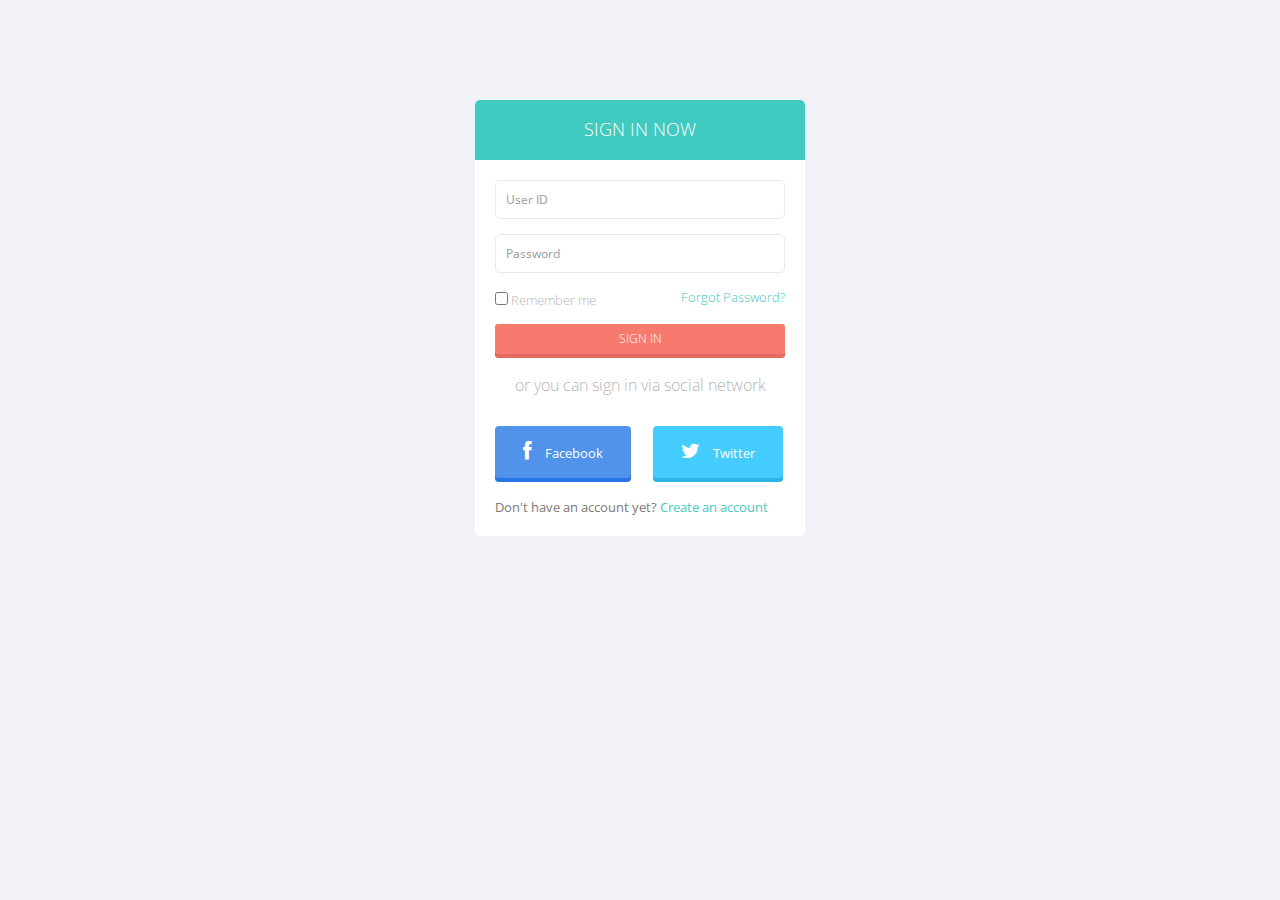
<file: login.html>
<!DOCTYPE html>
<html lang="en">

<!-- Mirrored from thevectorlab.net/flatlab/login.html by HTTrack Website Copier/3.x [XR&CO'2014], Wed, 02 May 2018 15:46:57 GMT -->
<head>
    <meta charset="utf-8">
    <meta name="viewport" content="width=device-width, initial-scale=1.0">
    <meta name="description" content="">
    <meta name="author" content="Mosaddek">
    <meta name="keyword" content="FlatLab, Dashboard, Bootstrap, Admin, Template, Theme, Responsive, Fluid, Retina">
    <link rel="shortcut icon" href="img/favicon.html">

    <title>FlatLab - Flat & Responsive Bootstrap Admin Template</title>

    <!-- Bootstrap core CSS -->
    <link href="css/bootstrap.min.css" rel="stylesheet">
    <link href="css/bootstrap-reset.css" rel="stylesheet">
    <!--external css-->
    <link href="assets/font-awesome/css/font-awesome.css" rel="stylesheet" />
    <!-- Custom styles for this template -->
    <link href="css/style.css" rel="stylesheet">
    <link href="css/style-responsive.css" rel="stylesheet" />

    <!-- HTML5 shim and Respond.js IE8 support of HTML5 tooltipss and media queries -->
    <!--[if lt IE 9]>
    <script src="js/html5shiv.js"></script>
    <script src="js/respond.min.js"></script>
    <![endif]-->
</head>

  <body class="login-body">

    <div class="container">

      <div class="form-signin">
        <h2 class="form-signin-heading">sign in now</h2>
        <div class="login-wrap">
            <input type="text" class="form-control" placeholder="User ID" autofocus>
            <input type="password" class="form-control" placeholder="Password">
            <label class="checkbox">
                <input type="checkbox" value="remember-me"> Remember me
                <span class="pull-right">
                    <a data-toggle="modal" href="#myModal"> Forgot Password?</a>

                </span>
            </label>
            <a href="index.html"class="btn btn-sm btn-login btn-block" type="submit">Sign in</a>
            <p>or you can sign in via social network</p>
            <div class="login-social-link">
                <a href="index.html" class="facebook">
                    <i class="fa fa-facebook"></i>
                    Facebook
                </a>
                <a href="index.html" class="twitter">
                    <i class="fa fa-twitter"></i>
                    Twitter
                </a>
            </div>
            <div class="registration">
                Don't have an account yet?
                <a class="" href="registration.html">
                    Create an account
                </a>
            </div>

        </div>

          <!-- Modal -->
          <div aria-hidden="true" aria-labelledby="myModalLabel" role="dialog" tabindex="-1" id="myModal" class="modal fade">
              <div class="modal-dialog">
                  <div class="modal-content">
                      <div class="modal-header">
                          <button type="button" class="close" data-dismiss="modal" aria-hidden="true">&times;</button>
                          <h4 class="modal-title">Forgot Password ?</h4>
                      </div>
                      <div class="modal-body">
                          <p>Enter your e-mail address below to reset your password.</p>
                          <input type="text" name="email" placeholder="Email" autocomplete="off" class="form-control placeholder-no-fix">

                      </div>
                      <div class="modal-footer">
                          <button data-dismiss="modal" class="btn btn-default" type="button">Cancel</button>
                          <button class="btn btn-success" type="button">Submit</button>
                      </div>
                  </div>
              </div>
          </div>
          <!-- modal -->

        </div>

    </div>



    <!-- js placed at the end of the document so the pages load faster -->
    <script src="js/jquery.js"></script>
    <script src="js/bootstrap.min.js"></script>


  </body>

<!-- Mirrored from thevectorlab.net/flatlab/login.html by HTTrack Website Copier/3.x [XR&CO'2014], Wed, 02 May 2018 15:46:58 GMT -->
</html>
</file>
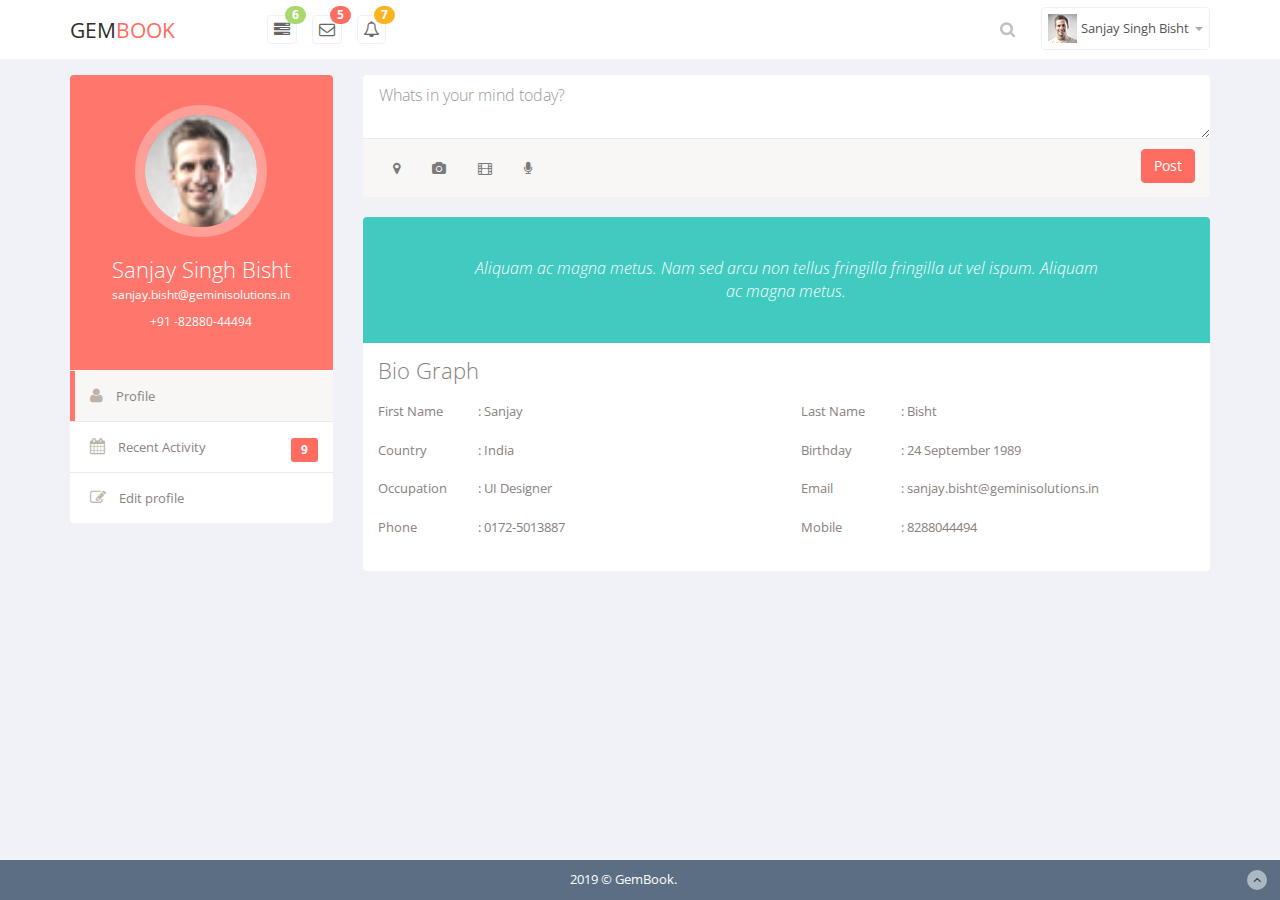
<file: profile.html>
<!DOCTYPE html>
<html lang="en">
   <head>
      <meta charset="utf-8">
      <!-- <meta name="viewport" content="width=device-width, initial-scale=1.0"> -->
      <meta name="description" content="">
      <meta name="Sanjay Singh Bisht">
      <link rel="shortcut icon" href="img/favicon.html">
      <title>Gembook</title>
      <!-- Bootstrap core CSS -->
      <link href="css/bootstrap.min.css" rel="stylesheet">
      <link href="css/bootstrap-reset.css" rel="stylesheet">
      <!--external css-->
      <link href="assets/font-awesome/css/font-awesome.css" rel="stylesheet" />
      <link rel="stylesheet" type="text/css" href="assets/bootstrap-datepicker/css/datepicker.css" />
      <link rel="stylesheet" type="text/css" href="assets/bootstrap-colorpicker/css/colorpicker.css" />
      <link rel="stylesheet" type="text/css" href="assets/bootstrap-daterangepicker/daterangepicker.css" />
      <!--right slidebar-->
      <link href="css/slidebars.css" rel="stylesheet">
      <!-- Custom styles for this template -->
      <link href="css/style.css" rel="stylesheet">
      <link href="css/style-responsive.css" rel="stylesheet" />
      <!-- HTML5 shim and Respond.js IE8 support of HTML5 tooltipss and media queries -->
      <!--[if lt IE 9]>
      <script src="js/html5shiv.js"></script>
      <script src="js/respond.min.js"></script>
      <![endif]-->
   </head>
   <body>
      <section id="container">
         <!--header start-->
         <header class="header white-bg">
            <!-- <div class="sidebar-toggle-box">
               <i class="fa fa-bars"></i>
               </div> -->
               <div class="container">
            <!--logo start-->
            <a href="index.html" class="logo" >Gem<span>book</span></a>
            <!--logo end-->
            <div class="nav notify-row" id="top_menu">
               <!--  notification start -->
               <ul class="nav top-menu">
                  <!-- settings start -->
                  <li class="dropdown">
                     <a data-toggle="dropdown" class="dropdown-toggle" href="#">
                     <i class="fa fa-tasks"></i>
                     <span class="badge bg-success">6</span>
                     </a>
                     <ul class="dropdown-menu extended tasks-bar">
                        <div class="notify-arrow notify-arrow-green"></div>
                        <li>
                           <p class="green">You have 6 pending tasks</p>
                        </li>
                        <li>
                           <a href="#">
                              <div class="task-info">
                                 <div class="desc">Dashboard v1.3</div>
                                 <div class="percent">40%</div>
                              </div>
                              <div class="progress progress-striped">
                                 <div class="progress-bar progress-bar-success" role="progressbar" aria-valuenow="40" aria-valuemin="0" aria-valuemax="100" style="width: 40%">
                                    <span class="sr-only">40% Complete (success)</span>
                                 </div>
                              </div>
                           </a>
                        </li>
                        <li>
                           <a href="#">
                              <div class="task-info">
                                 <div class="desc">Database Update</div>
                                 <div class="percent">60%</div>
                              </div>
                              <div class="progress progress-striped">
                                 <div class="progress-bar progress-bar-warning" role="progressbar" aria-valuenow="60" aria-valuemin="0" aria-valuemax="100" style="width: 60%">
                                    <span class="sr-only">60% Complete (warning)</span>
                                 </div>
                              </div>
                           </a>
                        </li>
                        <li>
                           <a href="#">
                              <div class="task-info">
                                 <div class="desc">Iphone Development</div>
                                 <div class="percent">87%</div>
                              </div>
                              <div class="progress progress-striped">
                                 <div class="progress-bar progress-bar-info" role="progressbar" aria-valuenow="20" aria-valuemin="0" aria-valuemax="100" style="width: 87%">
                                    <span class="sr-only">87% Complete</span>
                                 </div>
                              </div>
                           </a>
                        </li>
                        <li>
                           <a href="#">
                              <div class="task-info">
                                 <div class="desc">Mobile App</div>
                                 <div class="percent">33%</div>
                              </div>
                              <div class="progress progress-striped">
                                 <div class="progress-bar progress-bar-danger" role="progressbar" aria-valuenow="80" aria-valuemin="0" aria-valuemax="100" style="width: 33%">
                                    <span class="sr-only">33% Complete (danger)</span>
                                 </div>
                              </div>
                           </a>
                        </li>
                        <li>
                           <a href="#">
                              <div class="task-info">
                                 <div class="desc">Dashboard v1.3</div>
                                 <div class="percent">45%</div>
                              </div>
                              <div class="progress progress-striped active">
                                 <div class="progress-bar"  role="progressbar" aria-valuenow="45" aria-valuemin="0" aria-valuemax="100" style="width: 45%">
                                    <span class="sr-only">45% Complete</span>
                                 </div>
                              </div>
                           </a>
                        </li>
                        <li class="external">
                           <a href="#">See All Tasks</a>
                        </li>
                     </ul>
                  </li>
                  <!-- settings end -->
                  <!-- inbox dropdown start-->
                  <li id="header_inbox_bar" class="dropdown">
                     <a data-toggle="dropdown" class="dropdown-toggle" href="#">
                     <i class="fa fa-envelope-o"></i>
                     <span class="badge bg-important">5</span>
                     </a>
                     <ul class="dropdown-menu extended inbox">
                        <div class="notify-arrow notify-arrow-red"></div>
                        <li>
                           <p class="red">You have 5 new messages</p>
                        </li>
                        <li>
                           <a href="#">
                           <span class="photo"><img alt="avatar" src="img/avatar-mini.jpg"></span>
                           <span class="subject">
                           <span class="from">Jonathan Smith</span>
                           <span class="time">Just now</span>
                           </span>
                           <span class="message">
                           Hello, this is an example msg.
                           </span>
                           </a>
                        </li>
                        <li>
                           <a href="#">
                           <span class="photo"><img alt="avatar" src="img/avatar-mini2.jpg"></span>
                           <span class="subject">
                           <span class="from">Jhon Doe</span>
                           <span class="time">10 mins</span>
                           </span>
                           <span class="message">
                           Hi, Jhon Doe Bhai how are you ?
                           </span>
                           </a>
                        </li>
                        <li>
                           <a href="#">
                           <span class="photo"><img alt="avatar" src="img/avatar-mini3.jpg"></span>
                           <span class="subject">
                           <span class="from">Jason Stathum</span>
                           <span class="time">3 hrs</span>
                           </span>
                           <span class="message">
                           This is awesome dashboard.
                           </span>
                           </a>
                        </li>
                        <li>
                           <a href="#">
                           <span class="photo"><img alt="avatar" src="img/avatar-mini4.jpg"></span>
                           <span class="subject">
                           <span class="from">Jondi Rose</span>
                           <span class="time">Just now</span>
                           </span>
                           <span class="message">
                           Hello, this is metrolab
                           </span>
                           </a>
                        </li>
                        <li>
                           <a href="#">See all messages</a>
                        </li>
                     </ul>
                  </li>
                  <!-- inbox dropdown end -->
                  <!-- notification dropdown start-->
                  <li id="header_notification_bar" class="dropdown">
                     <a data-toggle="dropdown" class="dropdown-toggle" href="#">
                     <i class="fa fa-bell-o"></i>
                     <span class="badge bg-warning">7</span>
                     </a>
                     <ul class="dropdown-menu extended notification">
                        <div class="notify-arrow notify-arrow-yellow"></div>
                        <li>
                           <p class="yellow">You have 7 new notifications</p>
                        </li>
                        <li>
                           <a href="#">
                           <span class="label label-danger"><i class="fa fa-bolt"></i></span>
                           Server #3 overloaded.
                           <span class="small italic">34 mins</span>
                           </a>
                        </li>
                        <li>
                           <a href="#">
                           <span class="label label-warning"><i class="fa fa-bell"></i></span>
                           Server #10 not respoding.
                           <span class="small italic">1 Hours</span>
                           </a>
                        </li>
                        <li>
                           <a href="#">
                           <span class="label label-danger"><i class="fa fa-bolt"></i></span>
                           Database overloaded 24%.
                           <span class="small italic">4 hrs</span>
                           </a>
                        </li>
                        <li>
                           <a href="#">
                           <span class="label label-success"><i class="fa fa-plus"></i></span>
                           New user registered.
                           <span class="small italic">Just now</span>
                           </a>
                        </li>
                        <li>
                           <a href="#">
                           <span class="label label-info"><i class="fa fa-bullhorn"></i></span>
                           Application error.
                           <span class="small italic">10 mins</span>
                           </a>
                        </li>
                        <li>
                           <a href="#">See all notifications</a>
                        </li>
                     </ul>
                  </li>
                  <!-- notification dropdown end -->
               </ul>
            </div>
            <div class="top-nav ">
               <ul class="nav pull-right top-menu">
                  <li>
                     <input type="text" class="form-control search" placeholder="Search">
                  </li>
                  <!-- user login dropdown start-->
                  <li class="dropdown">
                     <a data-toggle="dropdown" class="dropdown-toggle" href="#">
                     <img alt="" src="img/avatar1_small.jpg">
                     <span class="username">Sanjay Singh Bisht</span>
                     <b class="caret"></b>
                     </a>
                     <ul class="dropdown-menu extended logout">
                        <div class="log-arrow-up"></div>
                        <li><a href="profile.html"><i class=" fa fa-suitcase"></i>Profile</a></li>
                        <li><a href="#"><i class="fa fa-cog"></i> Settings</a></li>
                        <li><a href="#"><i class="fa fa-bell-o"></i> Notification</a></li>
                        <li><a href="login.html"><i class="fa fa-key"></i> Log Out</a></li>
                     </ul>
                  </li>
                  <!-- user login dropdown end -->
                  <!-- <li class="sb-toggle-right">
                     <i class="fa  fa-align-right"></i>
                  </li> -->
               </ul>
            </div>
        </div>
         </header>
         <!--header end--> 
         <!--main content start-->
         <section id="main-content"  class="container">
                <section class="wrapper site-min-height">
                        <!-- page start-->
                        <div class="row">
                            <aside class="profile-nav col-lg-3">
                                <section class="panel">
                                    <div class="user-heading round">
                                        <a href="#">
                                            <img src="img/chat-avatar.jpg" alt="">
                                        </a>
                                        <h1>Sanjay Singh Bisht</h1>
                                        <p>sanjay.bisht@geminisolutions.in</p>
                                        <p>+91 -82880-44494</p>
                                    </div>
          
                                    <ul class="nav nav-pills nav-stacked">
                                        <li class="active"><a href="profile.html"> <i class="fa fa-user"></i> Profile</a></li>
                                        <li><a href="profile-activity.html"> <i class="fa fa-calendar"></i> Recent Activity <span class="label label-danger pull-right r-activity">9</span></a></li>
                                        <li><a href="profile-edit.html"> <i class="fa fa-edit"></i> Edit profile</a></li>
                                    </ul>
          
                                </section>
                            </aside>
                            <aside class="profile-info col-lg-9">
                                <section class="panel">
                                    <form>
                                        <textarea placeholder="Whats in your mind today?" rows="2" class="form-control input-lg p-text-area"></textarea>
                                    </form>
                                    <footer class="panel-footer">
                                        <button class="btn btn-danger pull-right">Post</button>
                                        <ul class="nav nav-pills">
                                            <li>
                                                <a href="#"><i class="fa fa-map-marker"></i></a>
                                            </li>
                                            <li>
                                                <a href="#"><i class="fa fa-camera"></i></a>
                                            </li>
                                            <li>
                                                <a href="#"><i class=" fa fa-film"></i></a>
                                            </li>
                                            <li>
                                                <a href="#"><i class="fa fa-microphone"></i></a>
                                            </li>
                                        </ul>
                                    </footer>
                                </section>
                                <section class="panel">
                                    <div class="bio-graph-heading">
                                        Aliquam ac magna metus. Nam sed arcu non tellus fringilla fringilla ut vel ispum. Aliquam ac magna metus.
                                    </div>
                                    <div class="panel-body bio-graph-info">
                                        <h1>Bio Graph</h1>
                                        <div class="row">
                                            <div class="bio-row">
                                                <p><span>First Name </span>: Sanjay</p>
                                            </div>
                                            <div class="bio-row">
                                                <p><span>Last Name </span>: Bisht</p>
                                            </div>
                                            <div class="bio-row">
                                                <p><span>Country </span>: India</p>
                                            </div>
                                            <div class="bio-row">
                                                <p><span>Birthday</span>: 24 September 1989</p>
                                            </div>
                                            <div class="bio-row">
                                                <p><span>Occupation </span>: UI Designer</p>
                                            </div>
                                            <div class="bio-row">
                                                <p><span>Email </span>: sanjay.bisht@geminisolutions.in</p>
                                            </div>
                                            <div class="bio-row">
                                                <p><span> Phone</span>: 0172-5013887</p>
                                            </div>
                                            <div class="bio-row">
                                                <p><span> Mobile</span>: 8288044494</p>
                                            </div>
                                        </div>
                                    </div>
                                </section> 
                            </aside>
                        </div>
          
                        <!-- page end-->
                    </section>
         </section>
         <!--main content end-->
         <!-- Right Slidebar start -->
         <div class="sb-slidebar sb-right sb-style-overlay">
            <h5 class="side-title">Online Customers</h5>
            <ul class="quick-chat-list">
               <li class="online">
                  <div class="media">
                     <a href="#" class="pull-left media-thumb">
                     <img alt="" src="img/chat-avatar2.jpg" class="media-object">
                     </a>
                     <div class="media-body">
                        <strong>John Doe</strong>
                        <small>Dream Land, AU</small>
                     </div>
                  </div>
                  <!-- media -->
               </li>
               <li class="online">
                  <div class="media">
                     <a href="#" class="pull-left media-thumb">
                     <img alt="" src="img/chat-avatar.jpg" class="media-object">
                     </a>
                     <div class="media-body">
                        <div class="media-status">
                           <span class=" badge bg-important">3</span>
                        </div>
                        <strong>Jonathan Smith</strong>
                        <small>United States</small>
                     </div>
                  </div>
                  <!-- media -->
               </li>
               <li class="online">
                  <div class="media">
                     <a href="#" class="pull-left media-thumb">
                     <img alt="" src="img/pro-ac-1.png" class="media-object">
                     </a>
                     <div class="media-body">
                        <div class="media-status">
                           <span class=" badge bg-success">5</span>
                        </div>
                        <strong>Jane Doe</strong>
                        <small>ABC, USA</small>
                     </div>
                  </div>
                  <!-- media -->
               </li>
               <li class="online">
                  <div class="media">
                     <a href="#" class="pull-left media-thumb">
                     <img alt="" src="img/avatar1.jpg" class="media-object">
                     </a>
                     <div class="media-body">
                        <strong>Anjelina Joli</strong>
                        <small>Fockland, UK</small>
                     </div>
                  </div>
                  <!-- media -->
               </li>
               <li class="online">
                  <div class="media">
                     <a href="#" class="pull-left media-thumb">
                     <img alt="" src="img/mail-avatar.jpg" class="media-object">
                     </a>
                     <div class="media-body">
                        <div class="media-status">
                           <span class=" badge bg-warning">7</span>
                        </div>
                        <strong>Mr Tasi</strong>
                        <small>Dream Land, USA</small>
                     </div>
                  </div>
                  <!-- media -->
               </li>
            </ul>
            <h5 class="side-title"> pending Task</h5>
            <ul class="p-task tasks-bar">
               <li>
                  <a href="#">
                     <div class="task-info">
                        <div class="desc">Dashboard v1.3</div>
                        <div class="percent">40%</div>
                     </div>
                     <div class="progress progress-striped">
                        <div style="width: 40%" aria-valuemax="100" aria-valuemin="0" aria-valuenow="40" role="progressbar" class="progress-bar progress-bar-success">
                           <span class="sr-only">40% Complete (success)</span>
                        </div>
                     </div>
                  </a>
               </li>
               <li>
                  <a href="#">
                     <div class="task-info">
                        <div class="desc">Database Update</div>
                        <div class="percent">60%</div>
                     </div>
                     <div class="progress progress-striped">
                        <div style="width: 60%" aria-valuemax="100" aria-valuemin="0" aria-valuenow="60" role="progressbar" class="progress-bar progress-bar-warning">
                           <span class="sr-only">60% Complete (warning)</span>
                        </div>
                     </div>
                  </a>
               </li>
               <li>
                  <a href="#">
                     <div class="task-info">
                        <div class="desc">Iphone Development</div>
                        <div class="percent">87%</div>
                     </div>
                     <div class="progress progress-striped">
                        <div style="width: 87%" aria-valuemax="100" aria-valuemin="0" aria-valuenow="20" role="progressbar" class="progress-bar progress-bar-info">
                           <span class="sr-only">87% Complete</span>
                        </div>
                     </div>
                  </a>
               </li>
               <li>
                  <a href="#">
                     <div class="task-info">
                        <div class="desc">Mobile App</div>
                        <div class="percent">33%</div>
                     </div>
                     <div class="progress progress-striped">
                        <div style="width: 33%" aria-valuemax="100" aria-valuemin="0" aria-valuenow="80" role="progressbar" class="progress-bar progress-bar-danger">
                           <span class="sr-only">33% Complete (danger)</span>
                        </div>
                     </div>
                  </a>
               </li>
               <li>
                  <a href="#">
                     <div class="task-info">
                        <div class="desc">Dashboard v1.3</div>
                        <div class="percent">45%</div>
                     </div>
                     <div class="progress progress-striped active">
                        <div style="width: 45%" aria-valuemax="100" aria-valuemin="0" aria-valuenow="45" role="progressbar" class="progress-bar">
                           <span class="sr-only">45% Complete</span>
                        </div>
                     </div>
                  </a>
               </li>
               <li class="external">
                  <a href="#">See All Tasks</a>
               </li>
            </ul>
         </div>
         <!-- Right Slidebar end -->
         <!--footer start-->
         <footer class="site-footer">
            <div class="text-center">
               2019 &copy; GemBook.
               <a href="#" class="go-top">
               <i class="fa fa-angle-up"></i>
               </a>
            </div>
         </footer>
         <!--footer end-->
      </section>
      <!-- js placed at the end of the document so the pages load faster -->
      <script src="js/jquery.js"></script>
      <script src="js/bootstrap.min.js"></script>
      <script src="js/jquery.scrollTo.min.js"></script>
      <script src="js/jquery.nicescroll.js" type="text/javascript"></script>
      <script src="js/jquery-ui-1.9.2.custom.min.js"></script>
      <script class="include" type="text/javascript" src="js/jquery.dcjqaccordion.2.7.js"></script>
      <!--custom switch-->
      <script src="js/bootstrap-switch.js"></script>
      <!--custom tagsinput-->
      <script src="js/jquery.tagsinput.js"></script>
      <!--custom checkbox & radio-->
      <script type="text/javascript" src="js/ga.js"></script>
      <script type="text/javascript" src="assets/bootstrap-datepicker/js/bootstrap-datepicker.js"></script>
      <script type="text/javascript" src="assets/bootstrap-daterangepicker/date.js"></script>
      <script type="text/javascript" src="assets/bootstrap-daterangepicker/daterangepicker.js"></script>
      <script type="text/javascript" src="assets/bootstrap-colorpicker/js/bootstrap-colorpicker.js"></script>
      <script type="text/javascript" src="assets/ckeditor/ckeditor.js"></script>
      <script type="text/javascript" src="assets/bootstrap-inputmask/bootstrap-inputmask.min.js"></script>
      <script src="js/respond.min.js" ></script>
      <!--right slidebar-->
      <script src="js/slidebars.min.js"></script>
      <!--common script for all pages-->
      <script src="js/common-scripts.js"></script>
      <!--script for this page-->
      <script src="js/form-component.js"></script>
   </body>
</html>
</file>
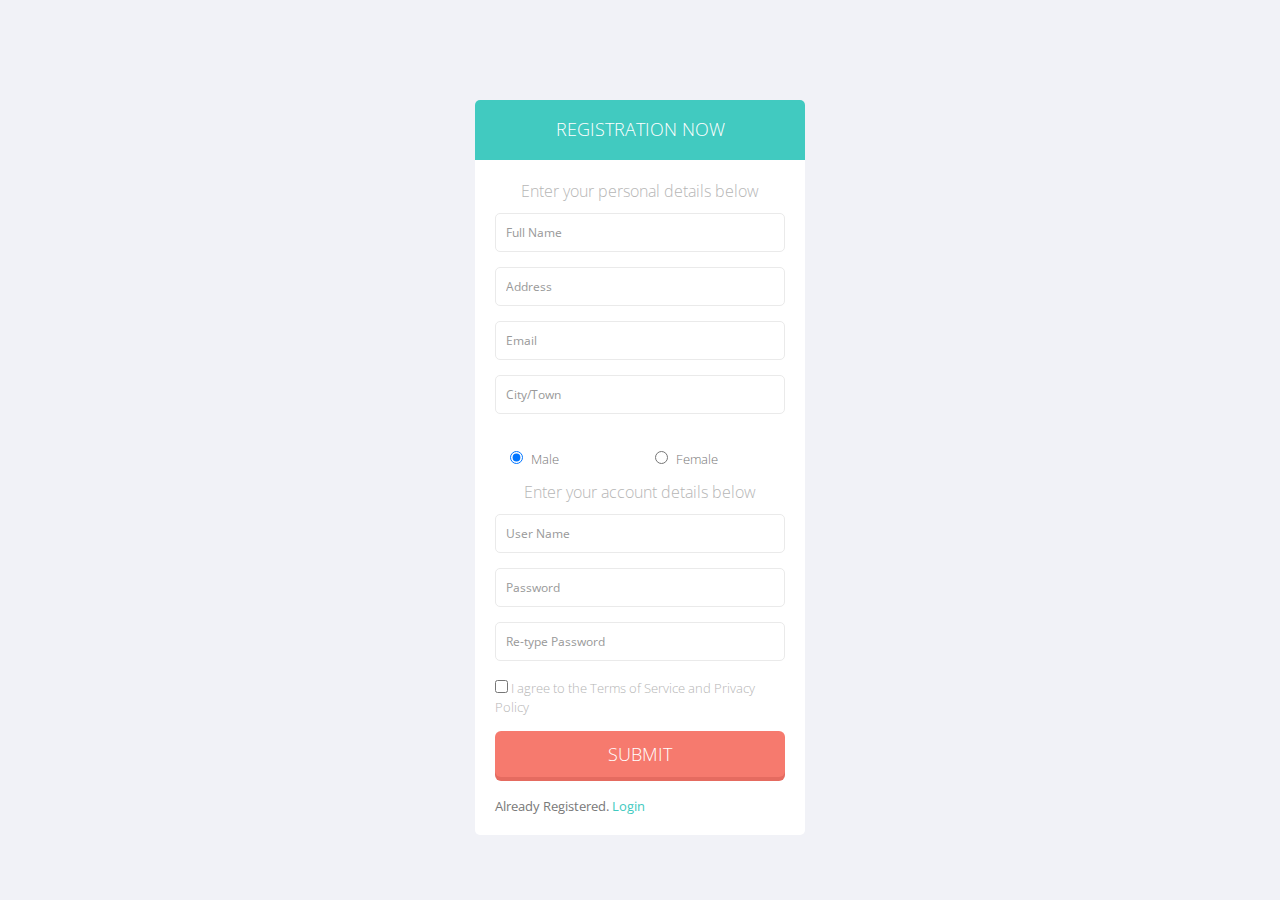
<file: registration.html>
<!DOCTYPE html>
<html lang="en">

<!-- Mirrored from thevectorlab.net/flatlab/registration.html by HTTrack Website Copier/3.x [XR&CO'2014], Wed, 02 May 2018 15:49:13 GMT -->
<head>
    <meta charset="utf-8">
    <meta name="viewport" content="width=device-width, initial-scale=1.0">
    <meta name="description" content="">
    <meta name="author" content="Mosaddek">
    <meta name="keyword" content="FlatLab, Dashboard, Bootstrap, Admin, Template, Theme, Responsive, Fluid, Retina">
    <link rel="shortcut icon" href="img/favicon.html">

    <title>FlatLab - Flat & Responsive Bootstrap Admin Template</title>

    <!-- Bootstrap core CSS -->
    <link href="css/bootstrap.min.css" rel="stylesheet">
    <link href="css/bootstrap-reset.css" rel="stylesheet">
    <!--external css-->
    <link href="assets/font-awesome/css/font-awesome.css" rel="stylesheet" />
    <!-- Custom styles for this template -->
    <link href="css/style.css" rel="stylesheet">
    <link href="css/style-responsive.css" rel="stylesheet" />

    <!-- HTML5 shim and Respond.js IE8 support of HTML5 tooltipss and media queries -->
    <!--[if lt IE 9]>
    <script src="js/html5shiv.js"></script>
    <script src="js/respond.min.js"></script>
    <![endif]-->
</head>

  <body class="login-body">

    <div class="container">

      <form class="form-signin" action="http://thevectorlab.net/flatlab/index.html">
        <h2 class="form-signin-heading">registration now</h2>
        <div class="login-wrap">
            <p>Enter your personal details below</p>
            <input type="text" class="form-control" placeholder="Full Name" autofocus>
            <input type="text" class="form-control" placeholder="Address" autofocus>
            <input type="text" class="form-control" placeholder="Email" autofocus>
            <input type="text" class="form-control" placeholder="City/Town" autofocus>
            <div class="radios">
                <label class="label_radio col-lg-6 col-sm-6" for="radio-01">
                    <input name="sample-radio" id="radio-01" value="1" type="radio" checked /> Male
                </label>
                <label class="label_radio col-lg-6 col-sm-6" for="radio-02">
                    <input name="sample-radio" id="radio-02" value="1" type="radio" /> Female
                </label>
            </div>

            <p> Enter your account details below</p>
            <input type="text" class="form-control" placeholder="User Name" autofocus>
            <input type="password" class="form-control" placeholder="Password">
            <input type="password" class="form-control" placeholder="Re-type Password">
            <label class="checkbox">
                <input type="checkbox" value="agree this condition"> I agree to the Terms of Service and Privacy Policy
            </label>
            <button class="btn btn-lg btn-login btn-block" type="submit">Submit</button>

            <div class="registration">
                Already Registered.
                <a class="" href="login.html">
                    Login
                </a>
            </div>

        </div>

      </form>

    </div>


  </body>

<!-- Mirrored from thevectorlab.net/flatlab/registration.html by HTTrack Website Copier/3.x [XR&CO'2014], Wed, 02 May 2018 15:49:13 GMT -->
</html>
</file>
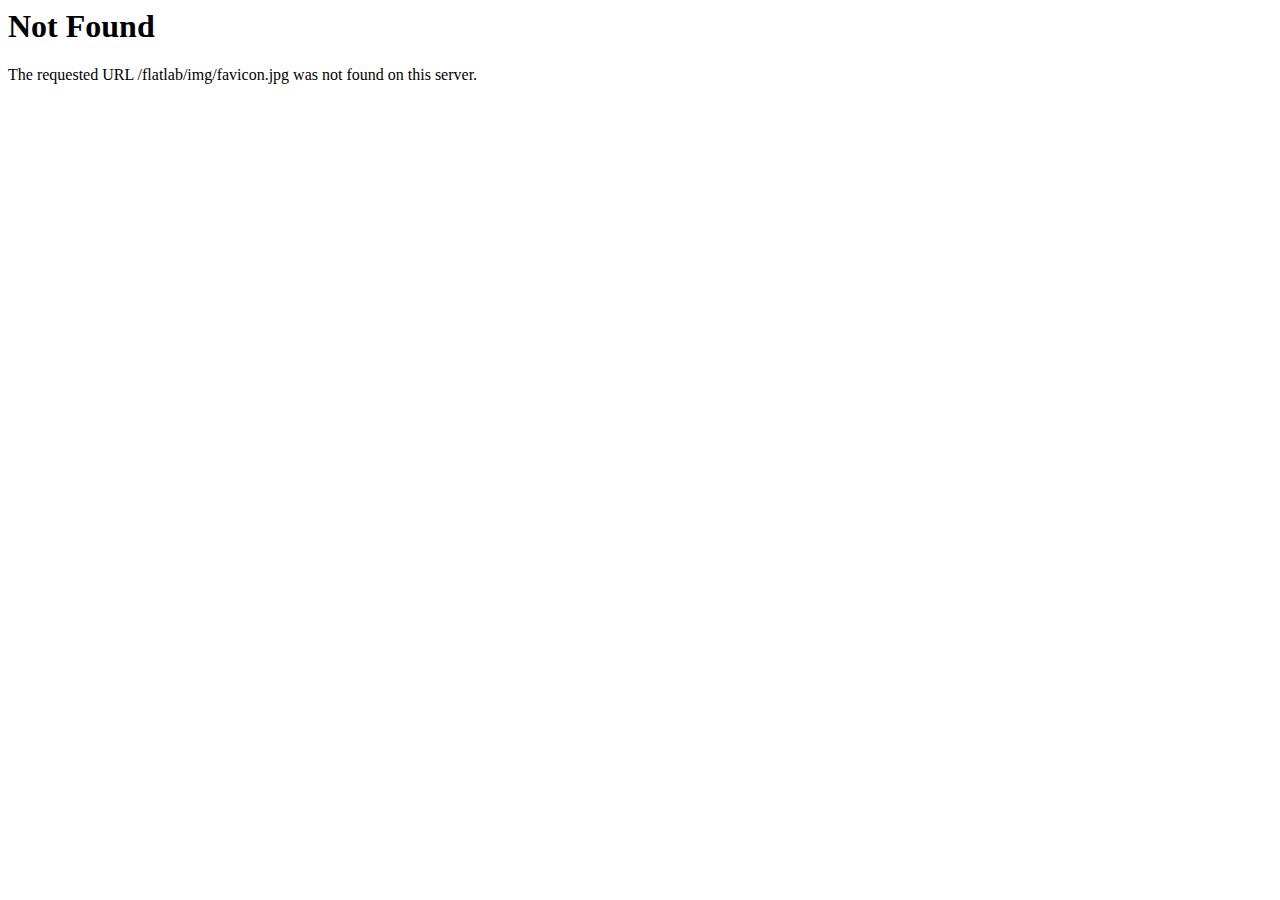
<file: img/favicon-2.html>
<!DOCTYPE HTML PUBLIC "-//IETF//DTD HTML 2.0//EN">
<html><head>
<title>404 Not Found</title>
</head><body>
<h1>Not Found</h1>
<p>The requested URL /flatlab/img/favicon.jpg was not found on this server.</p>
</body></html>
</file>
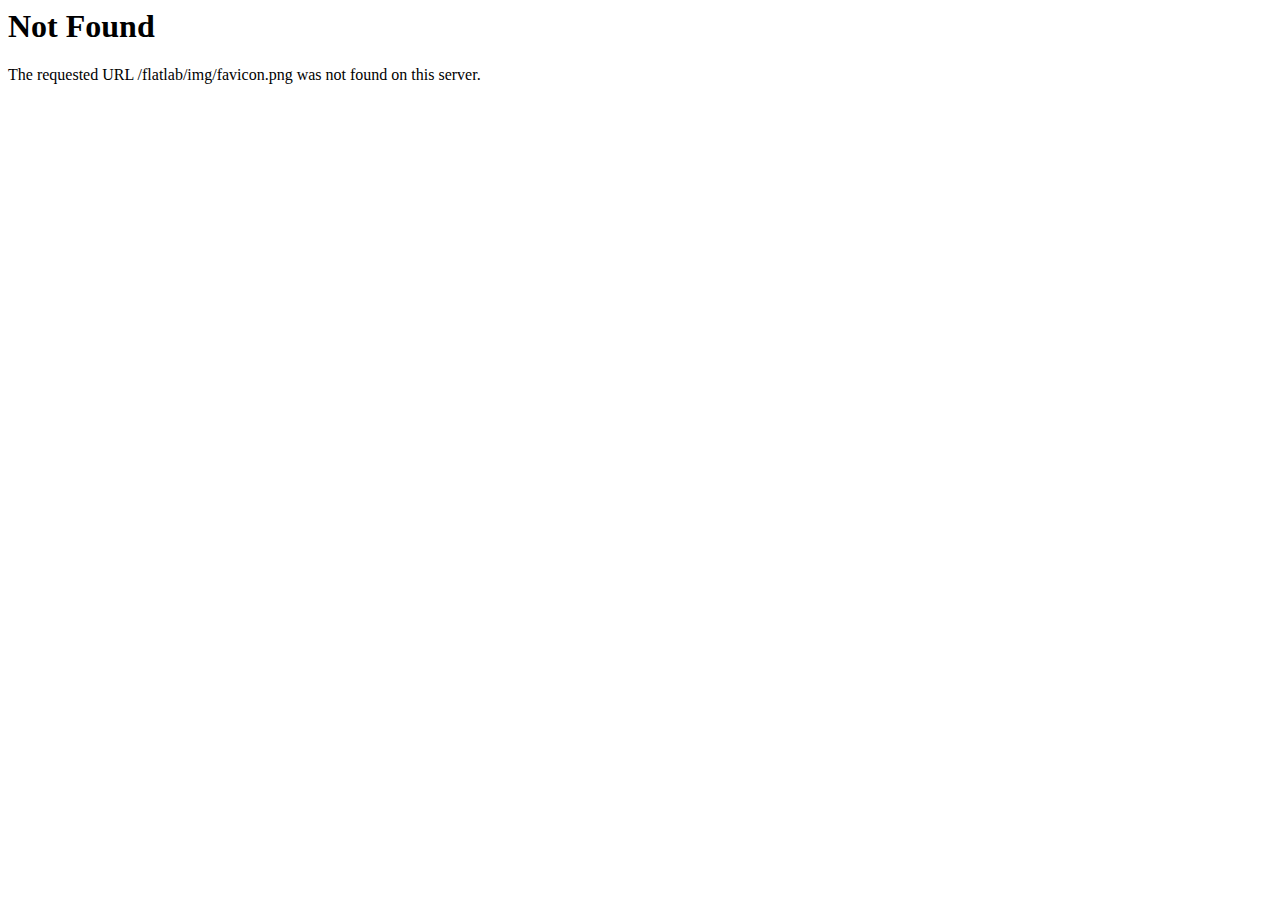
<file: img/favicon.html>
<!DOCTYPE HTML PUBLIC "-//IETF//DTD HTML 2.0//EN">
<html><head>
<title>404 Not Found</title>
</head><body>
<h1>Not Found</h1>
<p>The requested URL /flatlab/img/favicon.png was not found on this server.</p>
</body></html>
</file>
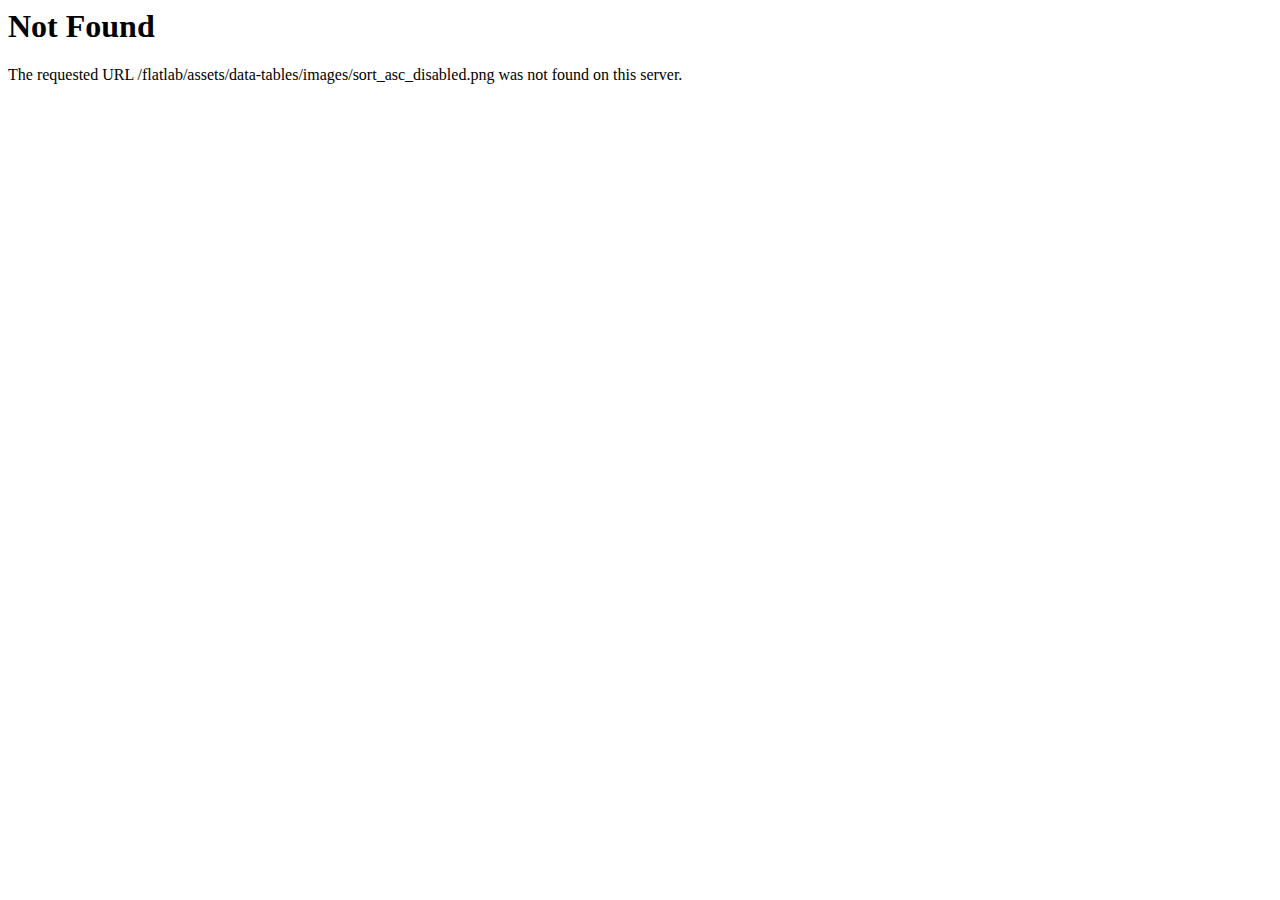
<file: assets/data-tables/images/sort_asc_disabled.html>
<!DOCTYPE HTML PUBLIC "-//IETF//DTD HTML 2.0//EN">
<html><head>
<title>404 Not Found</title>
</head><body>
<h1>Not Found</h1>
<p>The requested URL /flatlab/assets/data-tables/images/sort_asc_disabled.png was not found on this server.</p>
</body></html>
</file>
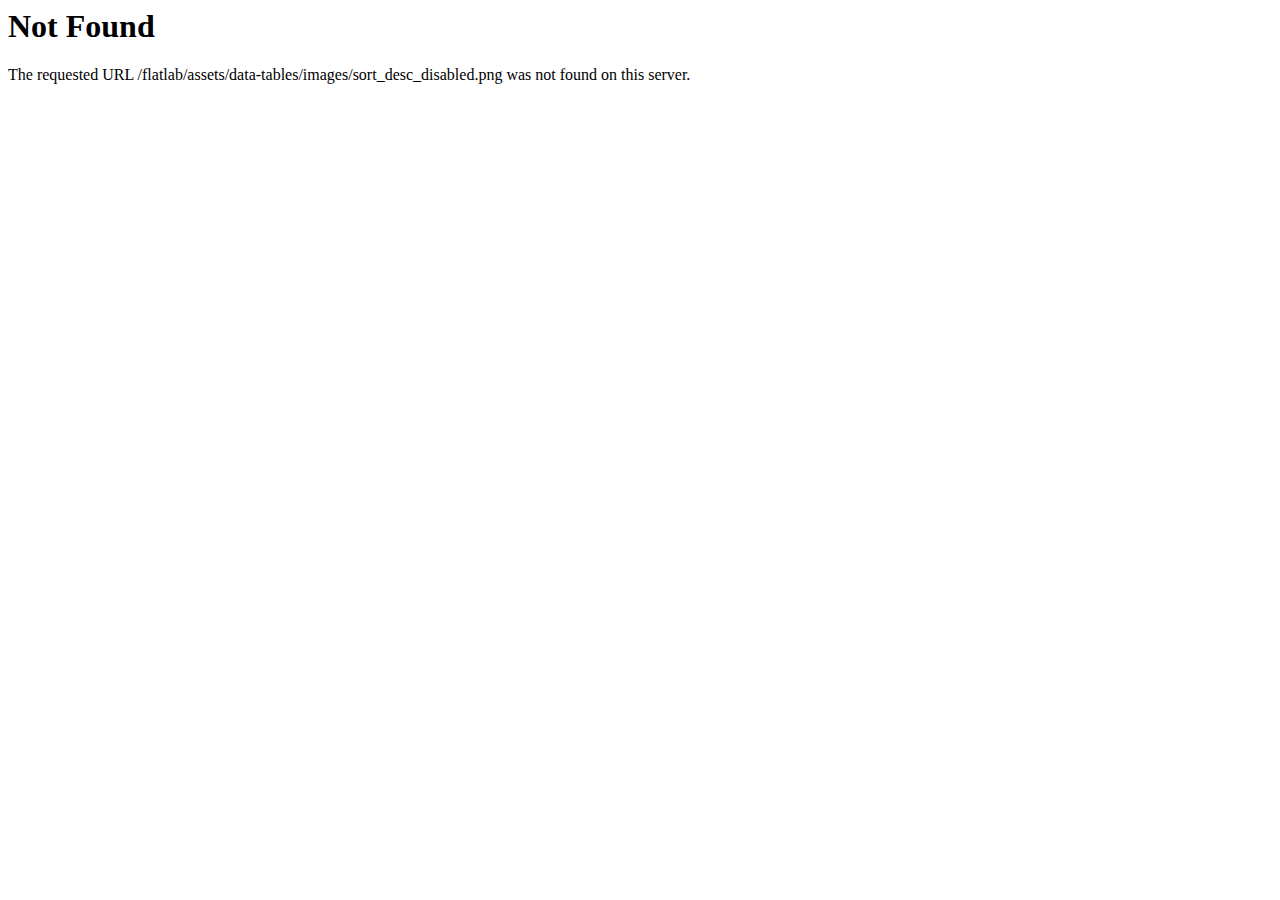
<file: assets/data-tables/images/sort_desc_disabled.html>
<!DOCTYPE HTML PUBLIC "-//IETF//DTD HTML 2.0//EN">
<html><head>
<title>404 Not Found</title>
</head><body>
<h1>Not Found</h1>
<p>The requested URL /flatlab/assets/data-tables/images/sort_desc_disabled.png was not found on this server.</p>
</body></html>
</file>
<file: assets/bootstrap-daterangepicker/daterangepicker.css>
.daterangepicker.dropdown-menu {
  max-width: none;
}

.daterangepicker.opensleft .ranges, .daterangepicker.opensleft .calendar {
  float: left;
  margin: 4px;
}

.daterangepicker.opensright .ranges, .daterangepicker.opensright .calendar {
  float: right;
  margin: 4px;
}

.daterangepicker .ranges {
  width: 160px;
  text-align: left;
}

.daterangepicker .ranges .range_inputs>div {
  float: left;
}

.daterangepicker .ranges .range_inputs>div:nth-child(2) {
  padding-left: 11px;
}

.daterangepicker .calendar {
  display: none;
  max-width: 230px;
}

.daterangepicker .calendar th, .daterangepicker .calendar td {
  font-family: 'Helvetica Neue', Helvetica, Arial, sans-serif;
  white-space: nowrap;
  text-align: center;
}

.daterangepicker .ranges label {
  color: #333;
  font-size: 11px;
  margin-bottom: 2px;
  text-transform: uppercase;
  text-shadow: 1px 1px 0 #fff;
}

.daterangepicker .ranges input {
  font-size: 11px;
}

.daterangepicker .ranges ul {
  list-style: none;
  margin: 0;
  padding: 0;
}

.daterangepicker .ranges li {
  font-size: 13px;
  background: #f5f5f5;
  border: 1px solid #f5f5f5;
  color: #08c;
  padding: 3px 12px;
  margin-bottom: 8px;
  -webkit-border-radius: 5px;
  -moz-border-radius: 5px;
  border-radius: 5px;
  cursor: pointer;
}

.daterangepicker .ranges li.active, .daterangepicker .ranges li:hover {
  background: #08c;
  border: 1px solid #08c;
  color: #fff;
}

.daterangepicker .calendar {
  border: 1px solid #ddd;
  padding: 4px;
  border-radius: 4px;
  background: #fff;
}

.daterangepicker {
  position: absolute;
  background: #fff;
  top: 100px;
  left: 20px;
  padding: 4px;
  margin-top: 1px;
  -webkit-border-radius: 4px;
  -moz-border-radius: 4px;
  border-radius: 4px;
}

.daterangepicker.opensleft:before {
  position: absolute;
  top: -7px;
  right: 9px;
  display: inline-block;
  border-right: 7px solid transparent;
  border-bottom: 7px solid #ccc;
  border-left: 7px solid transparent;
  border-bottom-color: rgba(0, 0, 0, 0.2);
  content: '';
}

.daterangepicker.opensleft:after {
  position: absolute;
  top: -6px;
  right: 10px;
  display: inline-block;
  border-right: 6px solid transparent;
  border-bottom: 6px solid #fff;
  border-left: 6px solid transparent;
  content: '';
}

.daterangepicker.opensright:before {
  position: absolute;
  top: -7px;
  left: 9px;
  display: inline-block;
  border-right: 7px solid transparent;
  border-bottom: 7px solid #ccc;
  border-left: 7px solid transparent;
  border-bottom-color: rgba(0, 0, 0, 0.2);
  content: '';
}

.daterangepicker.opensright:after {
  position: absolute;
  top: -6px;
  left: 10px;
  display: inline-block;
  border-right: 6px solid transparent;
  border-bottom: 6px solid #fff;
  border-left: 6px solid transparent;
  content: '';
}

.daterangepicker table {
  width: 100%;
  margin: 0;
}

.daterangepicker td, .daterangepicker th {
  text-align: center;
  width: 20px;
  height: 20px;
  -webkit-border-radius: 4px;
  -moz-border-radius: 4px;
  border-radius: 4px;
  cursor: pointer;
  white-space: nowrap;
}

.daterangepicker td.off {
  color: #999;
}
.daterangepicker td.disabled {
  color: #999;
}

.daterangepicker td.available:hover, .daterangepicker th.available:hover {
  background: #eee;
}

.daterangepicker td.active, .daterangepicker td.active:hover {
  background-color: #006dcc;
  background-image: -moz-linear-gradient(top, #0088cc, #0044cc);
  background-image: -ms-linear-gradient(top, #0088cc, #0044cc);
  background-image: -webkit-gradient(linear, 0 0, 0 100%, from(#0088cc), to(#0044cc));
  background-image: -webkit-linear-gradient(top, #0088cc, #0044cc);
  background-image: -o-linear-gradient(top, #0088cc, #0044cc);
  background-image: linear-gradient(top, #0088cc, #0044cc);
  background-repeat: repeat-x;
  filter: progid:DXImageTransform.Microsoft.gradient(startColorstr='#0088cc', endColorstr='#0044cc', GradientType=0);
  border-color: #0044cc #0044cc #002a80;
  border-color: rgba(0, 0, 0, 0.1) rgba(0, 0, 0, 0.1) rgba(0, 0, 0, 0.25);
  filter: progid:DXImageTransform.Microsoft.gradient(enabled = false);
  color: #fff;
  text-shadow: 0 -1px 0 rgba(0, 0, 0, 0.25);
}

.daterangepicker td.week, .daterangepicker th.week {
    font-size: 80%;
    color: #ccc;
}
</file>
<file: css/slidebars.css>
/* -----------------------------------
 * Slidebars
 * Version 0.10 Development
 * http://plugins.adchsm.me/slidebars/
 *
 * Written by Adam Smith
 * http://www.adchsm.me/
 *
 * Released under MIT License
 * http://plugins.adchsm.me/slidebars/license.txt
 *
 * -------------------
 * Slidebars CSS Index
 *
 * 001 - Box Model, Html & Body
 * 002 - Site
 * 003 - Slidebars
 * 004 - Animation
 * 005 - Helper Classes
 *
 * ----------------------------
 * 001 - Box Model, Html & Body
 */


/* ----------
 * 002 - Site
 */

#sb-site, .sb-site {
	/* You may now use .sb-site as your site container if you wish to use your own id. However please make sure you don't set any of the follwoing styles any differently on your id. */
	width: 100%;
	position: relative;
	z-index: 1; /* Site sits above Slidebars */
	/*background-color: #ffffff; *//* Default background colour, overwrite this with your own css. */
}

/* ---------------
 * 003 - Slidebars
 */

.sb-slidebar {
	height: 100%;
    overflow-x: hidden;
	overflow-y: auto; /* Enable vertical scrolling on Slidebars when needed. */
	position: fixed;
	top: 0;
	z-index: 0; /* Slidebars sit behind sb-site. */
	visibility: hidden; /* Initially hide the Slidebars. */
	background-color: #222222; /* Default Slidebars background colour, overwrite this with your own css. */
}

.sb-left {
	left: 0; /* Set Slidebar to the left. */
}

.sb-right {
	right: 0; /* Set Slidebar to the right. */
}

html.sb-static .sb-slidebar,
.sb-slidebar.sb-static {
	position: absolute; /* Makes Slidebars scroll naturally with the site, and unfixes them for Android Browser < 3 and iOS < 5. */
}

.sb-slidebar.sb-active {
	visibility: visible; /* Makes Slidebars visibile when open. */
}

.sb-slidebar.sb-style-overlay {
	z-index: 9999; /* Set z-index high to ensure it overlays any other site elements. */
}

/* Slidebar widths for devices that don't support media queries. */
	.sb-slidebar {
		width: 30%;
	}
	
	.sb-width-thin {
		width: 15%;
	}
	
	.sb-width-wide {
		width: 45%;
	}

@media (max-width: 480px) { /* Slidebar width on extra small screens. */
	.sb-slidebar {
		width: 70%;
	}
	
	.sb-width-thin {
		width: 55%;
	}
	
	.sb-width-wide {
		width: 85%;
	}
}

@media (min-width: 481px) { /* Slidebar width on small screens. */
	.sb-slidebar {
		width: 55%;
	}
	
	.sb-width-thin {
		width: 40%;
	}
	
	.sb-width-wide {
		width: 70%;
	}
}

@media (min-width: 768px) { /* Slidebar width on small screens. */
	.sb-slidebar {
		width: 40%;
	}
	
	.sb-width-thin {
		width: 25%;
	}
	
	.sb-width-wide {
		width: 55%;
	}
}

@media (min-width: 992px) { /* Slidebar width on medium screens. */
	.sb-slidebar {
		width: 30%;
	}
	
	.sb-width-thin {
		width: 15%;
	}
	
	.sb-width-wide {
		width: 45%;
	}
}

@media (min-width: 1200px) { /* Slidebar width on large screens. */
	.sb-slidebar {
		width: 20%;
	}
	
	.sb-width-thin {
		width: 5%;
	}
	
	.sb-width-wide {
		width: 35%;
	}
}

/* ---------------
 * 004 - Animation
 */

.sb-slide, #sb-site, .sb-site, .sb-slidebar {
	-webkit-transition: -webkit-transform 400ms ease;
	   -moz-transition: -moz-transform 400ms ease;
	     -o-transition: -o-transform 400ms ease;
	        transition: transform 400ms ease;
	-webkit-transition-property: -webkit-transform, left, right; /* Add left/right for Android < 4.4. */
	-webkit-backface-visibility: hidden; /* Prevents flickering. This is non essential, and you may remove it if your having problems with fixed background images in Chrome. */
}

/* --------------------
 * 005 - Helper Classes
 */
 
.sb-hide { 
	display: none; /* Optionally applied to control classes when Slidebars is disabled over a certain width. */
}

.sb-submenu-active{
    display:block;
    }
</file>
<file: css/style-responsive.css>
@media (min-width: 980px) {
    /*-----*/
    .custom-bar-chart {
        margin-bottom: 40px;
    }

}

@media (max-width: 767px) and (max-width: 979px) {

    .navbar-collapse, .navbar-collapse.in, .mega-menu ul li a {
        width: 100%;
    }

    .mega-menu .navbar-nav {
        height: 100%;
    }

    .mega-bg {
        position: relative;
    }

    .mail-box .sm-side {
        width: 30%;
    }

    .mail-box .lg-side {
        width: 70%;
    }
    /*-----*/
    .custom-bar-chart {
        margin-bottom: 40px;
    }

    /*chat room*/

    .chat-room aside {
        display: block;
    }
    .chat-room .left-side, .chat-room .mid-side, .chat-room .right-side, .chat-room .left-side footer {
        width: 100%;
    }

    .chat-room .left-side footer {
        position: relative;
    }

    ul.chat-user {
        margin-bottom: 20px;
    }

    .chat-room .left-side , .chat-room .mid-side{
        margin-bottom: 10px;

    }

    .chat-room .left-side .user-head , .chat-room-head, .chat-room .right-side .user-head{
        border-radius: 4px 4px 0 0;
        -webit-border-radius: 4px 4px 0 0;
    }
    .chat-room .left-side footer {
        border-radius: 0 0 4px 4px;
        -webkit-border-radius: 0 0 4px 4px;
    }
    /**/
    .chat-room .right-side .user-head {
        float: left;
        width: 100%;
    }

    .chat-room .mid-side footer {
        position: relative;
        float: left;
        width: 100%;
        border-right: 0;
    }

    .chat-txt {
        width: 65%;
    }

    .chat-room .right-side footer {
        width: 100%;
        position: relative;
    }

    .chat-room .mid-side {
        margin-bottom: 0!important;
    }


}

@media (max-width: 768px) {

    .header {
        position: absolute;
    }

    /*sidebar*/


    #sidebar {
        display: none;
    }

    .sidebar-close #sidebar {
        height: auto;
        /*overflow: hidden;*/
        overflow-y: auto;
        position: absolute;
        width: 100%;
        z-index: 1001;
        display: block;
    }


    /* body container */
    #main-content {
        margin: 0px!important;
        position: none !important;
    }

    #sidebar > ul > li > a > span {
        line-height: 35px;
    }

    #sidebar > ul > li {
        margin: 0 10px 5px 10px;
    }
    #sidebar > ul > li > a {
        height:35px;
        line-height:35px;
        padding: 0 10px;
        text-align: left;
    }
    #sidebar > ul > li > a i{
        /*display: none !important;*/
    }

    .mail-info, .mail-info:hover {
        display: none !important;
    }
    #sidebar ul > li > a .arrow, #sidebar > ul > li > a .arrow.open {
        margin-right: 10px;
        margin-top: 15px;
    }

    #sidebar ul > li.active > a .arrow, #sidebar ul > li > a:hover .arrow, #sidebar ul > li > a:focus .arrow,
    #sidebar > ul > li.active > a .arrow.open, #sidebar > ul > li > a:hover .arrow.open, #sidebar > ul > li > a:focus .arrow.open{
        margin-top: 15px;
    }

    #sidebar > ul > li > a, #sidebar > ul > li > ul.sub > li {
        width: 100%;
    }
    #sidebar > ul > li > ul.sub > li > a {
        background: transparent !important ;
    }
    #sidebar > ul > li > ul.sub > li > a:hover {
        /*background: #4A8BC2 !important ;*/
    }


    /* sidebar */
    #sidebar {
        margin: 0px !important;
    }

    /* sidebar collabler */
    #sidebar .btn-navbar.collapsed .arrow {
        display: none;
    }

    #sidebar .btn-navbar .arrow {
        position: absolute;
        right: 35px;
        width: 0;
        height: 0;
        top:48px;
        border-bottom: 15px solid #282e36;
        border-left: 15px solid transparent;
        border-right: 15px solid transparent;
    }


    /*---------*/

    .modal-footer .btn {
        margin-bottom: 0px !important;
    }

    .btn {
        margin-bottom: 5px;
    }




    .mail-box aside {
        display: block;
    }

    .mail-box .sm-side , .mail-box .lg-side{
        width: 100% ;
    }

    /* full calendar fix */
    .fc-header-right {
        left:25px;
        position: absolute;
    }

    .fc-header-left .fc-button {
        margin: 0px !important;
        top: -10px !important;
    }

    .fc-header-right .fc-button {
        margin: 0px !important;
        top: -50px !important;
    }

    .fc-state-active, .fc-state-active .fc-button-inner, .fc-state-hover, .fc-state-hover .fc-button-inner {
        background: none !important;
        color: #FFFFFF !important;
    }

    .fc-state-default, .fc-state-default .fc-button-inner {
        background: none !important;
    }

    .fc-button {
        border: none !important;
        margin-right: 2px;
    }

    .fc-view {
        top: 0px !important;
    }

    .fc-button .fc-button-inner {
        margin: 0px !important;
        padding: 2px !important;
        border: none !important;
        margin-right: 2px !important;
        background-color: #fafafa !important;
        background-image: -moz-linear-gradient(top, #fafafa, #efefef) !important;
        background-image: -webkit-gradient(linear, 0 0, 0 100%, from(#fafafa), to(#efefef)) !important;
        background-image: -webkit-linear-gradient(top, #fafafa, #efefef) !important;
        background-image: -o-linear-gradient(top, #fafafa, #efefef) !important;
        background-image: linear-gradient(to bottom, #fafafa, #efefef) !important;
        filter: progid:dximagetransform.microsoft.gradient(startColorstr='#fafafa', endColorstr='#efefef', GradientType=0) !important;
        -webkit-box-shadow: 0 1px 0px rgba(255, 255, 255, .8) !important;
        -moz-box-shadow: 0 1px 0px rgba(255, 255, 255, .8) !important;
        box-shadow: 0 1px 0px rgba(255, 255, 255, .8) !important;
        -webkit-border-radius: 3px !important;
        -moz-border-radius: 3px !important;
        border-radius: 3px !important;
        color: #646464 !important;
        border: 1px solid #ddd !important;
        text-shadow: 0 1px 0px rgba(255, 255, 255, .6) !important;
        text-align: center;
    }

    .fc-button.fc-state-disabled .fc-button-inner {
        color: #bcbbbb !important;
    }

    .fc-button.fc-state-active .fc-button-inner {
        background-color: #e5e4e4 !important;
        background-image: -moz-linear-gradient(top, #e5e4e4, #dddcdc) !important;
        background-image: -webkit-gradient(linear, 0 0, 0 100%, from(#e5e4e4), to(#dddcdc)) !important;
        background-image: -webkit-linear-gradient(top, #e5e4e4, #dddcdc) !important;
        background-image: -o-linear-gradient(top, #e5e4e4, #dddcdc) !important;
        background-image: linear-gradient(to bottom, #e5e4e4, #dddcdc) !important;
        filter: progid:dximagetransform.microsoft.gradient(startColorstr='#e5e4e4', endColorstr='#dddcdc', GradientType=0) !important;
    }

    .fc-content {
        margin-top: 50px;
    }

    .fc-header-title h2 {
        line-height: 40px !important;
        font-size: 12px !important;
    }

    .fc-header {
        margin-bottom:0px !important;
    }

    /*--*/

    /*.chart-position {*/
        /*margin-top: 0px;*/
    /*}*/

    .timeline-desk .album a {
        margin-bottom: 5px;
        margin-right: 4px;
    }

    .stepy-titles li {
        margin: 10px 3px;
    }

    .mail-option .btn {
        margin-bottom: 0;
    }

    .boxed-page .container #sidebar {
        position:absolute;
    }

    /*--horizontal menu--*/
    .full-width .navbar-toggle {
        border: 1px solid #eaeaea;
    }
    .full-width .navbar-toggle .icon-bar {
        background: #c7c7c7;
    }

    .full-width .navbar-toggle {
        float: left;
        margin-top: 12px;
    }

    .horizontal-menu {
        float: left;
        margin-left:0px;
        width: 70%;
        margin-top: 10px;
    }

    .top-nav {
        position: absolute;
        right: 10px;
        top: 0px;
    }

    .horizontal-menu .navbar-nav > li > a {
        padding-bottom: 10px;
        padding-top: 10px;
    }
    /*-----*/
    .custom-bar-chart {
        margin-bottom: 40px;
    }

    /*menu icon plus minus*/
    .dcjq-icon {
        top: 10px;
    }
    ul.sidebar-menu li ul.sub li a {
        padding: 0;
    }

    /*---*/

    .img-responsive {
        width: 100%;
    }

}



@media (max-width: 480px) {

    .navbar-collapse, .navbar-collapse.in, .mega-menu ul li a {
        width: 100%;
    }

    .mega-menu .navbar-nav {
        height: 100%;
    }

    .mega-bg {
        position: relative;
    }

    .notify-row, .search, .dont-show , .inbox-head .sr-input, .inbox-head .sr-btn{
        display: none;
    }

    .mail-box aside {
        display: block;
    }

    .mail-box .sm-side , .mail-box .lg-side{
        width: 100% ;
    }

    #top_menu .nav > li, ul.top-menu > li {
        float: right;
    }
    .hidden-phone {
        display: none !important;
    }

    .dataTables_filter {
        float: left;
    }

    .dataTables_info {
        margin-bottom: 10px;
    }

    .mail-option .btn {
        margin-bottom: 0;
    }

    .mail-option .inbox-pagination {
        margin-top: 10px;
        float: left;
    }

    .chart-position {
       margin-top: 0px;
     }
    /*--horizontal menu--*/
    .full-width .navbar-toggle {
        border: 1px solid #eaeaea;
    }
    .full-width .navbar-toggle .icon-bar {
        background: #c7c7c7;
    }

    .full-width .navbar-toggle {
        float: left;
        margin-top: 12px;
    }

    .horizontal-menu {
        float: left;
        margin-left:0px;
        width: 100%;
    }

    .top-nav {
        position: absolute;
        right: 10px;
        top: 0px;
    }

    .horizontal-menu .navbar-nav > li > a {
        padding-bottom: 10px;
        padding-top: 10px;
    }

    .ms-container {
        width: 100%;
    }

    .cmt-form {
        display: inline-block;
        width: 84%;
    }

    .navbar-inverse .navbar-toggle:hover, .navbar-inverse .navbar-toggle:focus {
        background-color: #ccc;
        border-color:#ccc ;
    }

    /*chat room*/

    .chat-room aside {
        display: block;
    }
    .chat-room .left-side, .chat-room .mid-side, .chat-room .right-side, .chat-room .left-side footer {
        width: 100%;
    }

    .chat-room .left-side footer {
        position: relative;
    }

    ul.chat-user {
        margin-bottom: 20px;
    }

    .chat-room .left-side , .chat-room .mid-side{
        margin-bottom: 10px;

    }

    .chat-room .left-side .user-head , .chat-room-head, .chat-room .right-side .user-head{
        border-radius: 4px 4px 0 0;
        -webit-border-radius: 4px 4px 0 0;
    }
    .chat-room .left-side footer {
        border-radius: 0 0 4px 4px;
        -webkit-border-radius: 0 0 4px 4px;
    }

    /**/
    .chat-room .right-side .user-head {
        width: 100%;
        float: left;
    }

    .chat-room .mid-side footer {
        position: relative;
        float: left;
        width: 100%;
        border-right: 0;
    }

    .chat-txt {
        width: 65%;
    }

    .chat-room .right-side footer {
        width: 100%;
        position: relative;
    }

    .chat-room .mid-side {
        margin-bottom: 0!important;
    }
}

@media (max-width:320px) {
    .login-social-link a {
        padding: 15px 17px !important;
    }

    .notify-row, .search, .dont-show, .inbox-head .sr-input, .inbox-head .sr-btn {
        display: none;
    }

    .mail-box aside {
        display: block ;
    }

    .mail-box .sm-side , .mail-box .lg-side{
        width: 100% ;
    }

    #top_menu .nav > li, ul.top-menu > li {
        float: right;
    }

    .hidden-phone {
        display: none !important;
    }

    .dataTables_filter {
        float: left;
    }

    .dataTables_info {
        margin-bottom: 10px;
    }

    .mail-option .btn {
        margin-bottom: 0;
    }

    .mail-option .inbox-pagination {
        margin-top: 10px;
        float: left;
    }

    .chart-position {
        margin-top: 0px;
    }

    .lock-wrapper {
        margin: 10% auto;
        max-width: 310px;
    }
    .lock-input {
        width: 82%;
    }

    .cmt-form {
        display: inline-block;
        width: 75%;
    }

    .chat-room .mid-side footer .btn-group {
        display: none;
    }

    .stepy-titles li.current-step div, .stepy-titles li div {
        width: 70px;
        height: 70px;
        line-height: 70px;
    }
}
</file>
<file: assets/bootstrap-datepicker/css/datepicker.css>
/*
	Datepicker for Bootstrap
	Copyright 2012 Stefan Petre
	Licensed under the Apache License v2.0
	http://www.apache.org/licenses/LICENSE-2.0
*/
 .datepicker { z-index: 1251 !important; top: 0; left: 0; padding: 4px; margin-top: 1px; -webkit-border-radius: 4px; -moz-border-radius: 4px; border-radius: 4px; /*.dow { border-top: 1px solid #ddd !important; }*/ } .datepicker:before { content: ''; display: inline-block; border-left: 7px solid transparent; border-right: 7px solid transparent; border-bottom: 7px solid #ccc; border-bottom-color: rgba(0, 0, 0, 0.2); position: absolute; top: -7px; left: 6px; } .datepicker:after { content: ''; display: inline-block; border-left: 6px solid transparent; border-right: 6px solid transparent; border-bottom: 6px solid #ffffff; position: absolute; top: -6px; left: 7px; } .datepicker > div { display: none; } .datepicker table { width: 100%; margin: 0; } .datepicker td, .datepicker th { text-align: center; width: 20px; height: 20px; -webkit-border-radius: 4px; -moz-border-radius: 4px; border-radius: 4px; } .datepicker td.day:hover { background: #eeeeee; cursor: pointer; } .datepicker td.old, .datepicker td.new { color: #999999; } .datepicker td.active, .datepicker td.active:hover { background-color: #006dcc; background-image: -moz-linear-gradient(top, #0088cc, #0044cc); background-image: -ms-linear-gradient(top, #0088cc, #0044cc); background-image: -webkit-gradient(linear, 0 0, 0 100%, from(#0088cc), to(#0044cc)); background-image: -webkit-linear-gradient(top, #0088cc, #0044cc); background-image: -o-linear-gradient(top, #0088cc, #0044cc); background-image: linear-gradient(top, #0088cc, #0044cc); background-repeat: repeat-x; filter: progid:DXImageTransform.Microsoft.gradient(startColorstr='#0088cc', endColorstr='#0044cc', GradientType=0); border-color: #0044cc #0044cc #002a80; border-color: rgba(0, 0, 0, 0.1) rgba(0, 0, 0, 0.1) rgba(0, 0, 0, 0.25); filter: progid:DXImageTransform.Microsoft.gradient(enabled = false); color: #fff; text-shadow: 0 -1px 0 rgba(0, 0, 0, 0.25); } .datepicker td.active:hover, .datepicker td.active:hover:hover, .datepicker td.active:active, .datepicker td.active:hover:active, .datepicker td.active.active, .datepicker td.active:hover.active, .datepicker td.active.disabled, .datepicker td.active:hover.disabled, .datepicker td.active[disabled], .datepicker td.active:hover[disabled] { background-color: #0044cc; } .datepicker td.active:active, .datepicker td.active:hover:active, .datepicker td.active.active, .datepicker td.active:hover.active { background-color: #003399 \9; } .datepicker td span { display: block; width: 47px; height: 54px; line-height: 54px; float: left; margin: 2px; cursor: pointer; -webkit-border-radius: 4px; -moz-border-radius: 4px; border-radius: 4px; } .datepicker td span:hover { background: #eeeeee; } .datepicker td span.active { background-color: #006dcc; background-image: -moz-linear-gradient(top, #0088cc, #0044cc); background-image: -ms-linear-gradient(top, #0088cc, #0044cc); background-image: -webkit-gradient(linear, 0 0, 0 100%, from(#0088cc), to(#0044cc)); background-image: -webkit-linear-gradient(top, #0088cc, #0044cc); background-image: -o-linear-gradient(top, #0088cc, #0044cc); background-image: linear-gradient(top, #0088cc, #0044cc); background-repeat: repeat-x; filter: progid:DXImageTransform.Microsoft.gradient(startColorstr='#0088cc', endColorstr='#0044cc', GradientType=0); border-color: #0044cc #0044cc #002a80; border-color: rgba(0, 0, 0, 0.1) rgba(0, 0, 0, 0.1) rgba(0, 0, 0, 0.25); filter: progid:DXImageTransform.Microsoft.gradient(enabled = false); color: #fff; text-shadow: 0 -1px 0 rgba(0, 0, 0, 0.25); } .datepicker td span.active:hover, .datepicker td span.active:active, .datepicker td span.active.active, .datepicker td span.active.disabled, .datepicker td span.active[disabled] { background-color: #0044cc; } .datepicker td span.active:active, .datepicker td span.active.active { background-color: #003399 \9; } .datepicker td span.old { color: #999999; } .datepicker th.switch { width: 145px; } .datepicker th.next, .datepicker th.prev { font-size: 19.5px; } .datepicker thead tr:first-child th { cursor: pointer; } .datepicker thead tr:first-child th:hover { background: #eeeeee; } .input-append.date .add-on i, .input-prepend.date .add-on i { display: block; cursor: pointer; width: 16px; height: 16px; }
</file>
<file: assets/bootstrap-colorpicker/css/colorpicker.css>
/*
	Colorpicker for Bootstrap
	Copyright 2012 Stefan Petre 
	Licensed under the Apache License v2.0
	http://www.apache.org/licenses/LICENSE-2.0
*/
 .colorpicker-saturation { width: 100px; height: 100px; background-image: url(../img/saturation.png); cursor: crosshair; float: left; } .colorpicker-saturation i { display: block; height: 5px; width: 5px; border: 1px solid #000; -webkit-border-radius: 5px; -moz-border-radius: 5px; border-radius: 5px; position: absolute; top: 0; left: 0; margin: -4px 0 0 -4px; } .colorpicker-saturation i b { display: block; height: 5px; width: 5px; border: 1px solid #fff; -webkit-border-radius: 5px; -moz-border-radius: 5px; border-radius: 5px; } .colorpicker-hue, .colorpicker-alpha { width: 15px; height: 100px; float: left; cursor: row-resize; margin-left: 4px; margin-bottom: 4px; } .colorpicker-hue i, .colorpicker-alpha i { display: block; height: 1px; background: #000; border-top: 1px solid #fff; position: absolute; top: 0; left: 0; width: 100%; margin-top: -1px; } .colorpicker-hue { background-image: url(../img/hue.png); } .colorpicker-alpha { background-image: url(../img/alpha.png); display: none; } .colorpicker { *zoom: 1; top: 0; left: 0; padding: 4px; min-width: 120px; margin-top: 1px; -webkit-border-radius: 4px; -moz-border-radius: 4px; border-radius: 4px; } .colorpicker:before, .colorpicker:after { display: table; content: ""; } .colorpicker:after { clear: both; } .colorpicker:before { content: ''; display: inline-block; border-left: 7px solid transparent; border-right: 7px solid transparent; border-bottom: 7px solid #ccc; border-bottom-color: rgba(0, 0, 0, 0.2); position: absolute; top: -7px; left: 6px; } .colorpicker:after { content: ''; display: inline-block; border-left: 6px solid transparent; border-right: 6px solid transparent; border-bottom: 6px solid #ffffff; position: absolute; top: -6px; left: 7px; } .colorpicker div { position: relative; } .colorpicker.alpha { min-width: 140px; } .colorpicker.alpha .colorpicker-alpha { display: block; } .colorpicker-color { height: 10px; margin-top: 5px; clear: both; background-image: url(../img/alpha.png); background-position: 0 100%; } .colorpicker-color div { height: 10px; } .input-append.color .add-on i, .input-prepend.color .add-on i { display: block; cursor: pointer; width: 16px; height: 16px; }
</file>
<file: css/style.css>
/*
Template Name: Flat Lab Dashboard build with Bootstrap v3.3.7
Template Version: 3.4
Author: Mosaddek Hossain
Website: http://thevectorlab.net/
*/

/* Import fonts */
@import url(http://fonts.googleapis.com/css?family=Open+Sans:400,300,300italic,400italic,600,600italic,700,700italic,800,800italic);

body {
    color: #797979;
    background: #f1f2f7;
    font-family: 'Open Sans', sans-serif;
    padding: 0px !important;
    margin: 0px !important;
    font-size:13px;
    text-rendering:optimizeLegibility;
    -webkit-font-smoothing: antialiased;
    -moz-font-smoothing: antialiased;
}

ul li {
    list-style: none;
}

a, a:hover, a:focus {
    text-decoration: none;
    outline: none;
}
::selection {

    background: #FF6C60;
    color: #fff;
}
::-moz-selection {
    background: #FF6C60;
    color: #fff;
}

#container{
    position: absolute;
    top: 0;
    width: 100%;
    min-height: 100%;
    padding-bottom: 20px;
}



/*login page*/

.login-body {
    background-color: #f1f2f7;
}

.form-signin {
    max-width: 330px;
    margin: 100px auto 0;
    background: #fff;
    border-radius: 5px;
    -webkit-border-radius: 5px;
}

.form-signin h2.form-signin-heading {
    margin: 0;
    padding:20px 15px;
    text-align: center;
    background: #41cac0;
    border-radius: 5px 5px 0 0;
    -webkit-border-radius: 5px 5px 0 0;
    color: #fff;
    font-size: 18px;
    text-transform: uppercase;
    font-weight: 300;
    font-family: 'Open Sans', sans-serif;
}

.form-signin .checkbox {
    margin-bottom: 14px;
}
.form-signin .checkbox {
    font-weight: normal;
    color: #b6b6b6;
    font-weight: 300;
    font-family: 'Open Sans', sans-serif;
}
.form-signin .form-control {
    position: relative;
    font-size: 16px;
    height: auto;
    padding: 10px;
    -webkit-box-sizing: border-box;
    -moz-box-sizing: border-box;
    box-sizing: border-box;
}
.form-signin .form-control:focus {
    z-index: 2;
}
.form-signin input[type="text"], .form-signin input[type="password"] {
    margin-bottom: 15px;
    border-radius: 5px;
    -webkit-border-radius: 5px;
    border: 1px solid #eaeaea;
    box-shadow: none;
    font-size: 12px;
}

.form-signin .btn-login {
    background: #f67a6e;
    color: #fff;
    text-transform: uppercase;
    font-weight: 300;
    font-family: 'Open Sans', sans-serif;
    box-shadow: 0 4px #e56b60;
    margin-bottom: 20px;
}

.form-signin p {
    text-align: center;
    color: #b6b6b6;
    font-size: 16px;
    font-weight: 300;
}

.form-signin a {
    color: #41cac0;
}

.form-signin a:hover {
    color: #b6b6b6;
}

.login-wrap {
    padding: 20px;
}

.login-social-link  {
    display: inline-block;
    margin-top: 20px;
    margin-bottom: 15px;
}

.login-social-link a {
    color: #fff;
    padding: 15px 28px;
    border-radius: 4px;
}

.login-social-link a:hover {
    color: #fff;
}

.login-social-link a i {
    font-size: 20px;
    padding-right: 10px;
}

.login-social-link a.facebook {
    background: #5193ea;
    margin-right: 22px;
    box-shadow: 0 4px #2775e2;
    float:left;
}

.login-social-link a.twitter {
    background: #44ccfe;
    box-shadow: 0 4px #2bb4e8;
    float:left;
}


/*sidebar navigation*/

#sidebar {
    width: 210px;
    height: 100%;
    position: fixed;
    background: #2a3542;
    overflow-y: scroll;
}

#sidebar ul li {
    position: relative;
}

#sidebar .sub-menu > .sub li  {
    padding-left: 32px;
}

#sidebar .sub-menu > .sub li:last-child {
    padding-bottom: 10px;
}

/*LEFT NAVIGATION ICON*/
.dcjq-icon {
    height:17px;
    width:17px;
    display:inline-block;
    background: url(../img/nav-expand.png) no-repeat top;
    border-radius:3px;
    -moz-border-radius:3px;
    -webkit-border-radius:3px;
    position:absolute;
    right:10px;
    top:15px;
}
.active .dcjq-icon {
    background: url(../img/nav-expand.png) no-repeat bottom;
    border-radius:3px;
    -moz-border-radius:3px;
    -webkit-border-radius:3px;
}
/*---*/

.nav-collapse.collapse {
    display: inline;
}

ul.sidebar-menu , ul.sidebar-menu li ul.sub{
    margin: -2px 0 0;
    padding: 0;
}

ul.sidebar-menu {
    margin-top: 75px;
}

#sidebar > ul > li > ul.sub {
    display: none;
}

#sidebar > ul > li.active > ul.sub, #sidebar > ul > li > ul.sub > li > a {
    display: block;
}

ul.sidebar-menu li ul.sub li{
    background: #35404D;
    margin-bottom: 0;
    margin-left: 0;
    margin-right: 0;
}

ul.sidebar-menu li ul.sub li:last-child{
    border-radius: 0 0 4px 4px;
    -webkit-border-radius: 0 0 4px 4px;
}

ul.sidebar-menu li ul.sub li a {
    font-size: 12px;
    padding: 6px 0;
    line-height: 35px;
    height: 35px;
    -webkit-transition: all 0.3s ease;
    -moz-transition: all 0.3s ease;
    -o-transition: all 0.3s ease;
    -ms-transition: all 0.3s ease;
    transition: all 0.3s ease;
    color: #aeb2b7;
}

ul.sidebar-menu li ul.sub li a:hover, ul.sidebar-menu li ul.sub li.active a {
    color: #FF6C60;
    -webkit-transition: all 0.3s ease;
    -moz-transition: all 0.3s ease;
    -o-transition: all 0.3s ease;
    -ms-transition: all 0.3s ease;
    transition: all 0.3s ease;
    display: block;
}

ul.sidebar-menu li{
    /*line-height: 20px !important;*/
    margin-bottom: 5px;
    margin-left:10px;
    margin-right:10px;
}

ul.sidebar-menu li.sub-menu{
    line-height: 15px;
}

ul.sidebar-menu li a span{
    display: inline-block;
}

ul.sidebar-menu li a{
    color: #aeb2b7;
    text-decoration: none;
    display: block;
    padding: 15px 0 15px 10px;
    font-size: 12px;
    outline: none;
    -webkit-transition: all 0.3s ease;
    -moz-transition: all 0.3s ease;
    -o-transition: all 0.3s ease;
    -ms-transition: all 0.3s ease;
    transition: all 0.3s ease;
}

ul.sidebar-menu li a.active, ul.sidebar-menu li a:hover, ul.sidebar-menu li a:focus {
    background: #35404d;
    color: #fff;
    display: block;
    border-radius: 4px;
    -webkit-border-radius: 4px;

    -webkit-transition: all 0.3s ease;
    -moz-transition: all 0.3s ease;
    -o-transition: all 0.3s ease;
    -ms-transition: all 0.3s ease;
    transition: all 0.3s ease;
}


ul.sidebar-menu li a i {
    font-size: 15px;
    padding-right: 6px;
}

ul.sidebar-menu li a:hover i, ul.sidebar-menu li a:focus i {
    color: #FF6C60;
}

ul.sidebar-menu li a.active i {
    color: #FF6C60;
}


.mail-info, .mail-info:hover {
    margin: -3px 6px 0 0;
    font-size: 11px;
}

/*main content*/

/* #main-content {
    margin-left: 210px;
} */

.header, .footer {
    min-height: 60px;
    padding: 0 15px;
}

.header {
    position: fixed;
    left: 0;
    right: 0;
    z-index: 1002;
}

.white-bg {
    background: #fff;
    border-bottom: 1px solid #f1f2f7;
}

.wrapper {
    display: inline-block;
    margin-top: 60px;
    padding: 15px 0;
    width: 100%;
}

a.logo {
    font-size: 21px;
    color: #2e2e2e;
    float: left;
    margin-top: 15px;
    text-transform: uppercase;
}

a.logo:hover, a.logo:focus {
    text-decoration: none;
    outline: none;
}

a.logo span {
    color: #FF6C60;
}


/*notification*/

#top_menu .nav > li, ul.top-menu > li {
    float: left;
}

.notify-row {
    float: left;
    margin-top: 15px;
    margin-left: 92px;
}

.notify-row .notification span.label {
    display: inline-block;
    height: 18px;
    width: 20px;
    padding: 5px;
}

ul.top-menu > li > a {
    color: #666666;
    font-size: 16px;
    border-radius: 4px;
    -webkit-border-radius: 4px;
    border:1px solid #f0f0f8 !important;
    padding: 2px 6px;
    margin-right: 15px;
}

ul.top-menu > li > a:hover, ul.top-menu > li > a:focus {
    border:1px solid #f0f0f8 !important;
    background-color: #fff!important;
    border-color: #f0f0f8 !important;
    text-decoration: none;
    border-radius: 4px;
    -webkit-border-radius: 4px;
    color: #2E2E2E !important;
}

.notify-row .badge {
    position: absolute;
    right: -10px;
    top: -10px;
    z-index: 100;
}

.dropdown-menu.extended {
    max-width: 300px !important;
    min-width: 160px !important;
    top: 42px;
    width: 235px !important;
    padding: 0;
    box-shadow: 0 2px 5px rgba(0, 0, 0, 0.176) !important;
    border: none !important;
    border-radius: 4px;
    -webkit-border-radius: 4px;
}

@media screen and (-webkit-min-device-pixel-ratio:0) {
    /* Safari and Chrome */
    .dropdown-menu.extended  {
        box-shadow: 0 2px 8px rgba(0, 0, 0, 0.176) !important;
    }
    }

.dropdown-menu.extended li p {
    background-color: #F1F2F7;
    color: #666666;
    margin: 0;
    padding: 10px;
    border-radius: 4px 4px 0px 0px;
    -webkit-border-radius: 4px 4px 0px 0px;
}

.dropdown-menu.extended li p.green {
    background-color: #a9d86e;
    color: #fff;
}

.dropdown-menu.extended li p.red {
    background-color: #ff6c60;
    color: #fff;
}

.dropdown-menu.extended li p.yellow {
    background-color: #fcb322;
    color: #fff;
}

.dropdown-menu.extended li a {
    border-bottom: 1px solid #EBEBEB !important;
    font-size: 12px;
    list-style: none;
}

.dropdown-menu.extended li a {
    padding: 15px 10px !important;
    width: 100%;
    display: inline-block;
}

.dropdown-menu.extended li a:hover {
    background-color: #F7F8F9 !important;
    color: #2E2E2E;
}

.dropdown-menu.tasks-bar .task-info .desc {
    font-size: 13px;
    font-weight: normal;
}

.dropdown-menu.tasks-bar .task-info .percent {
    display: inline-block;
    float: right;
    font-size: 13px;
    font-weight: 600;
    padding-left: 10px;
    margin-top: -4px;
}

.dropdown-menu.extended .progress {
    margin-bottom: 0 !important;
    height: 10px;
}

.dropdown-menu.inbox li a .photo img {
    border-radius: 2px 2px 2px 2px;
    float: left;
    height: 40px;
    margin-right: 4px;
    width: 40px;
}

.dropdown-menu.inbox li a .subject {
    display: block;
}

.dropdown-menu.inbox li a .subject .from {
    font-size: 12px;
    font-weight: 600;
}

.dropdown-menu.inbox li a .subject .time {
    font-size: 11px;
    font-style: italic;
    font-weight: bold;
    position: absolute;
    right: 5px;
}

.dropdown-menu.inbox li a .message {
    display: block !important;
    font-size: 11px;
}

.top-nav  {
    margin-top: 7px;
}

.top-nav ul.top-menu > li .dropdown-menu.logout {
    width: 268px !important;

}

.top-nav li.dropdown .dropdown-menu {
    float: right;
    right: 0;
    left: auto;
}

.dropdown-menu.extended.logout > li {
    float: left;
    text-align: center;
    width: 33.3%;
}

.dropdown-menu.extended.logout > li:last-child {
    float: left;
    text-align: center;
    width: 100%;
    background: #a9d96c;
    border-radius: 0 0 3px 3px;
}

.dropdown-menu.extended.logout > li:last-child > a, .dropdown-menu.extended.logout > li:last-child > a:hover {
    color: #fff;
    border-bottom: none !important;
    text-transform: uppercase;
}

.dropdown-menu.extended.logout > li:last-child > a:hover > i{
    color: #fff;
}

.dropdown-menu.extended.logout > li > a {
    color: #a4abbb;
    border-bottom: none !important;
}

.full-width .dropdown-menu.extended.logout > li > a:hover {
    background: none !important;
    color: #50c8ea !important;
}

.dropdown-menu.extended.logout > li > a:hover {
    background: none !important;
}

.dropdown-menu.extended.logout > li > a:hover i {
    color: #50c8ea;
}

.dropdown-menu.extended.logout > li > a i {
    font-size: 17px;
}

.dropdown-menu.extended.logout > li > a > i {
    display: block;
}

.top-nav .username {
    font-size: 13px;
    color: #555555;
}

.top-nav ul.top-menu > li > a {
    border: 1px solid #eeeeee;
    border-radius: 4px;
    -webkit-border-radius: 4px;
    padding: 6px;
    background: none;
    margin-right: 0;
}
.top-nav ul.top-menu > li {
    margin-left: 10px;
}

.top-nav ul.top-menu > li > a:hover, .top-nav ul.top-menu > li > a:focus {
    border:1px solid #F1F2F7;
    background: #F1F2F7;

}

.top-nav .dropdown-menu.extended.logout {
    top: 50px;
}

.top-nav .nav .caret {
    border-bottom-color: #A4AABA;
    border-top-color: #A4AABA;
}
.top-nav ul.top-menu > li > a:hover .caret {
    border-bottom-color: #000;
    border-top-color: #000;
}

.log-arrow-up {
    background: url("../img/arrow-up.png") no-repeat;
    width: 20px;
    height: 11px;
    position: absolute;
    right: 20px;
    top: -10px;
}

/*----*/

.notify-arrow {
    border-style: solid;
    border-width: 0 9px 9px;
    height: 0;
    margin-top: 0;
    opacity: 0;
    position: absolute;
    left: 7px;
    top: -18px;
    transition: all 0.25s ease 0s;
    width: 0;
    z-index: 10;
    margin-top: 10px;
    opacity: 1;
}

.notify-arrow-yellow {
    border-color: transparent transparent #FCB322;
    border-bottom-color: #FCB322 !important;
    border-top-color: #FCB322 !important;
}
.notify-arrow-red {
    border-color: transparent transparent #ff6c60;
    border-bottom-color: #ff6c60 !important;
    border-top-color: #ff6c60 !important;
}
.notify-arrow-green {
    border-color: transparent transparent #a9d86e;
    border-bottom-color: #a9d86e !important;
    border-top-color: #a9d86e !important;
}


/*search*/

.search {
    margin-top: 6px ;
    width: 20px;
    -webkit-transition: all .3s ease;
    -moz-transition: all .3s ease;
    -ms-transition: all .3s ease;
    -o-transition: all .3s ease;
    transition: all .3s ease;
    border: 1px solid #fff;
    box-shadow: none;
    background: url("../img/search-icon.png") no-repeat 10px 8px;
    padding:0 5px 0 35px;
    color: #000;
}


.search:focus {
    margin-top: 5px ;
    width: 180px;
    border: 1px solid #eaeaea;
    box-shadow: none;
    -webkit-transition: all .3s ease;
    -moz-transition: all .3s ease;
    -ms-transition: all .3s ease;
    -o-transition: all .3s ease;
    transition: all .3s ease;
    color: #c8c8c8;
    font-weight: 300;
}

/*--sidebar toggle---*/

.sidebar-toggle-box {
    float: left;
    padding-right: 15px;
    margin-top: 20px;
}

.sidebar-toggle-box .fa-bars {
    cursor: pointer;
    display: inline-block;
    font-size: 20px;
}


.sidebar-closed > #sidebar > ul {
    display: none;
}

.sidebar-closed #main-content {
    margin-left: 0px;
}

.sidebar-closed #sidebar {
    margin-left: -210px;
}

/*state overview*/

.state-overview .symbol, .state-overview .value {
    display: inline-block;
    text-align: center;
}

.state-overview .value  {
    float: right;

}

.state-overview .value h1, .state-overview .value p  {
    margin: 0;
    padding: 0;
    color: #c6cad6;
}

.state-overview .value h1 {
    font-weight: 300;
}

.state-overview .symbol i {
    color: #fff;
    font-size: 50px;
}

.state-overview .symbol {
    width: 40%;
    padding: 25px 15px;
    -webkit-border-radius: 4px 0px 0px 4px;
    border-radius: 4px 0px 0px 4px;
}

.state-overview .value {
    width: 58%;
    padding-top: 21px;
}

.state-overview .terques {
    background: #6ccac9;
}

.state-overview .red {
    background: #ff6c60;
}

.state-overview .yellow {
    background: #f8d347;
}

.state-overview .blue {
    background: #57c8f2;
}

/*main chart*/

.border-head h3 {
    border-bottom: 1px solid #c9cdd7;
    margin-top: 0;
    margin-bottom: 20px;
    padding-bottom: 5px;
    font-weight: normal;
    font-size: 18px;
    display: inline-block;
    width: 100%;
    font-weight: 300;
}

.custom-bar-chart {
    height: 290px;
    margin-top: 20px;
    margin-left: 10px;
    position: relative;
    border-bottom: 1px solid #c9cdd7;
}

.custom-bar-chart .bar {
    height: 100%;
    position: relative;
    width: 4.3%;
    margin: 0px 2%;
    float: left;
    text-align: center;
    -webkit-border-radius: 5px 5px 0 0;
    -moz-border-radius: 5px 5px 0 0x;
    border-radius: 5px 5px 0 0;
    z-index: 10;
}

.custom-bar-chart .bar .title {
    position: absolute;
    bottom: -30px;
    width: 100%;
    text-align: center;
    font-size: 12px;
}

.custom-bar-chart .bar .value {
    position: absolute;
    bottom: 0;
    background: #bfc2cd;
    color: #bfc2cd;
    width: 100%;
    -webkit-border-radius: 5px 5px 0 0;
    -moz-border-radius: 5px 5px 0 0;
    border-radius: 5px 5px 0 0;
    -webkit-transition: all .3s ease;
    -moz-transition: all .3s ease;
    -ms-transition: all .3s ease;
    -o-transition: all .3s ease;
    transition: all .3s ease;
}



.custom-bar-chart .bar .value:hover {
    background: #e8403f;
    color: #fff;
}

.y-axis {
    color: #555555;
    position: absolute;
    text-align: right;
    width: 100%;
}

.y-axis li {
    border-top: 1px dashed #dbdce0;
    display: block;
    height: 58px;
    width: 100%;
}

.y-axis li:last-child {
    border-top: none;
}

.y-axis li span {
    display: block;
    margin: -10px 0 0 -25px;
    padding: 0 10px;
    width: 40px;
}

.y-axis {
    color: #555555;
    text-align: right;
}




/*spark line*/
.chart {
    display: inline-block;
    text-align: center;
    width: 100%;
}
.chart .heading {
    text-align: left;
}
.chart .heading span {
    display: block;
}
.panel.green-chart .chart-tittle {
    font-size: 16px;
    padding: 15px;
    display: inline-block;
    font-weight:normal;
    background: #99c262;
    width: 100%;
    -webkit-border-radius: 0px 0px 4px 4px;
    border-radius: 0px 0px 4px 4px;
}

#barchart {
    margin-bottom: -15px;
    display: inline-block;
}

.chart-tittle .title {

}

.panel.green-chart .chart-tittle .value {
    float: right;
    color: #c0f080;
}

.panel.green-chart {
    background: #a9d96c;
    color: #fff;
}

.panel.terques-chart {
    background: #41cac0;
    color: #fff;
}

.panel.terques-chart .chart-tittle .value {
    float: right;
    color: #fff;
}

.panel.terques-chart .chart-tittle .value a {
    color: #fff;
    font-size: 12px;
}

.panel.terques-chart .chart-tittle .value a:hover, .panel.terques-chart .chart-tittle .value a.active {
    color: #55f2e7;
    font-size: 12px;
}

.panel.terques-chart .chart-tittle {
    font-size: 16px;
    padding: 15px;
    display: inline-block;
    font-weight:normal;
    background: #39b7ac;
    width: 100%;
    -webkit-border-radius: 0px 0px 4px 4px;
    border-radius: 0px 0px 4px 4px;
}

.inline-block {
    display: inline-block;
}

/**/

.panel-body.chart-texture {
    background: url("../img/chart-texture.jpg");
    -webkit-border-radius: 4px 4px 0px 0px;
    border-radius: 4px 4px 0px 0px;
}


/*personal task*/

.task-thumb {
    width: 90px;
    float: left;
    margin-bottom: 5px;
}

.task-thumb img {
    border-radius: 4px;
    -webkit-border-radius: 4px;
}

.task-thumb-details {
    display: inline-block;
    margin: 25px 0 0 10px;
}

.task-progress {
    float: left;
}

.task-thumb-details h1, .task-thumb-details h1 a, .task-progress h1, .task-progress h1 a {
    color: #39b5aa;
    font-size: 18px;
    margin: 0;
    padding: 0;
    font-weight: 400;
}

.task-thumb-details p, .task-progress p {
    padding-top: 5px;
    color: #a4aaba;
}


.personal-task tbody tr td{
    padding: 11px 15px;
    border-color: #eeeff1;
}

.personal-task tbody tr td i {
    font-size: 20px;
    color: #c7cbd4;
}

.personal-task.table-hover > tbody > tr:hover > td,
.table-hover > tbody > tr:hover > th {
    background-color: #f7f8fc;
}

.personal-task.table-hover > tbody > tr:hover > td i{
    color: #39b5aa;
}

.personal-task > tbody > tr > td:last-child {
    text-align: right;
}

.task-option {
    float: right;
}

.task-option select{
    height: 35px;
    border: 1px solid #eaeaea;
    border-radius: 4px;
    -webkit-border-radius: 4px;
    padding: 8px;
    color: #a4abbb;
}

.progress-panel {
    padding-bottom: 5px;
}

/*badge*/

.badge.bg-primary {
    background: #8075c4;
}

.badge.bg-success {
    background: #a9d86e;
}

.badge.bg-warning {
    background: #FCB322;
}

.badge.bg-important {
    background: #ff6c60;
}

.badge.bg-info {
    background: #41cac0;
}

.badge.bg-inverse {
    background: #2A3542;
}


/*timeline*/

.timeline {
    border-collapse: collapse;
    border-spacing: 0;
    display: table;
    position: relative;
    table-layout: fixed;
    width: 100%;
}

.timeline:before {
    background-color: #C7CBD6;
    bottom: 0px;
    content: "";
    left: 50%;
    position: absolute;
    top: 0;
    width: 2px;
    z-index: 0;
}

h3.timeline-title {
    margin: 0;
    color: #C8CCD7;
    font-size: 20px;
    font-weight: 400;
    margin: 0 0 5px;
    text-transform: uppercase;
}

.t-info {
    color: #C8CCD7;
}

.timeline-item:before, .timeline-item.alt:after {
    content: "";
    display: block;
    width: 50%;
}

.timeline-item {
    display: table-row;
}

.timeline-desk {
    display: table-cell;
    vertical-align: top;
    width: 50%;
}

.timeline-desk h1 {
    font-size: 16px;
    font-weight: 300;
    margin: 0 0 5px;
}

.timeline-desk .panel {
    display: block;
    margin-left: 25px;
    position: relative;
    text-align: left;
    background: #F4F4F4;
}

.timeline-item .timeline-desk .arrow {
    border-bottom: 8px solid transparent;
    border-top: 8px solid transparent;
    display: block;
    height: 0;
    left: -7px;
    position: absolute;
    top: 13px;
    width: 0;
}
.timeline-item .timeline-desk .arrow {
    border-right: 8px solid #F4F4F4 !important;
}

.timeline-item.alt .timeline-desk .arrow-alt {
    border-bottom: 8px solid transparent;
    border-top: 8px solid transparent;
    display: block;
    height: 0;
    right: -7px;
    position: absolute;
    top: 13px;
    width: 0;
    left: auto;
}

.timeline-item.alt .timeline-desk .arrow-alt {
    border-left: 8px solid #F4F4F4 !important;
}

.timeline .timeline-icon {
    left: -30px;
    position: absolute;
    top: 15px;
}

.timeline .timeline-icon {
    background: #C7CBD6;
    box-shadow: 0 0 0 3px #C7CBD6;
}

.timeline-desk span a {
    text-transform: uppercase;
}

.timeline-desk h1.red, .timeline-desk span a.red {
    color: #EF6F66;
}

.timeline-desk h1.green, .timeline-desk span a.green  {
    color: #39B6AE;
}
.timeline-desk h1.blue, .timeline-desk span a.blue {
    color: #56C9F5;
}
.timeline-desk h1.purple, .timeline-desk span a.purple {
    color: #8074C6;
}
.timeline-desk h1.light-green, .timeline-desk span a.light-green {
    color: #A8D76F;
}

.timeline .timeline-icon.red {
    background: #EF6F66;
    box-shadow: 0 0 0 3px #EF6F66;
}

.timeline .timeline-icon.green {
    background: #39B6AE;
    box-shadow: 0 0 0 3px #39B6AE;
}

.timeline .timeline-icon.blue {
    background: #56C9F5;
    box-shadow: 0 0 0 3px #56C9F5;
}

.timeline .timeline-icon.purple {
    background: #8074C6;
    box-shadow: 0 0 0 3px #8074C6;
}

.timeline .timeline-icon.light-green {
    background: #A8D76F;
    box-shadow: 0 0 0 3px #A8D76F;
}

.timeline .timeline-icon {
    border: 3px solid #FFFFFF;
    border-radius: 50%;
    -webkit-border-radius: 50%;
    display: block;
    height: 12px;
    width: 12px;
}

.timeline-item.alt .timeline-icon {
    left: auto;
    right: -32px;
}

.timeline .time-icon:before {
    font-size: 16px;
    margin-top: 5px;
}
.timeline .timeline-date {
    left: -200px;
    position: absolute;
    text-align: right;
    top: 12px;
    width: 150px;
}

.timeline-desk h5 span {
    color: #999999;
    display: block;
    font-size: 12px;
    margin-bottom: 4px;
}


.timeline-item.alt:before {
    display: none;
}
.timeline-item:before, .timeline-item.alt:after {
    content: "";
    display: block;
    width: 50%;
}

.timeline-desk p {
    font-size: 12px;
    margin-bottom: 0;
}

.timeline-desk a {
    color: #EF6F66;
}

.timeline-desk .panel {
    margin-bottom: 5px;
}

.timeline-desk .album {
    margin-top: 20px;
}

.timeline-desk .album a {
    margin-right: 5px;
    float: left;
}

.timeline-desk .notification {
    background: none repeat scroll 0 0 #FFFFFF;
    margin-top: 20px;
    padding: 8px;
}


.timeline-item.alt .panel {
    margin-left: 0;
    margin-right: 25px;
}

.timeline-item.alt .timeline-date {
    left: auto;
    right: -200px;
    text-align: left;
}

.mbot30 {
    margin-bottom: 30px;
}

/*---revenue----*/

.revenue-head {
    background: #ff6c60;
    -webkit-border-radius: 4px 4px 0px 0px;
    border-radius: 4px 4px 0px 0px;
    color: #fff;
    line-height: 50px;
}

.revenue-head span {
    background: #e56155;
    padding: 16px;
    -webkit-border-radius: 4px 0px 0px 0px;
    border-radius: 4px 0px 0px 0px;
}

.revenue-head span i {
    font-size: 18px;
}

.revenue-head h3 {
    display: inline;
    padding: 0 10px;
    font-size: 16px;
    font-weight: 300;
}

.revenue-head span.rev-combo {
    background: #e56155;
    padding: 16px;
    line-height: normal;
    -webkit-border-radius: 0px 4px 0px 0px;
    border-radius: 0px 4px 0px 0px;
}

/*easy pie chart*/

.easy-pie-chart {
    display: inline-block;
    padding: 30px 0;
}

.chart-info, .chart-info .increase, .chart-info .decrease {
    display: inline-block;
}

.chart-info {
    width: 100%;
    margin-bottom:5px;
}

.chart-position {
    margin-top: 70px;
}

.chart-info span {
    margin: 0 3px;
}

.chart-info .increase {
    background: #ff6c60;
    width: 10px;
    height: 10px;
}

.chart-info .decrease {
    background: #f2f2f2;
    width: 10px;
    height: 10px;
}

.panel-footer.revenue-foot {
    background-color: #e6e7ec;
    -webkit-border-radius: 0px 0px 4px 4px;
    border-radius: 0px 0px 4px 4px;
    border: none;
    padding: 0;
    width: 100%;
    display: inline-block;
}

@media screen and (-webkit-min-device-pixel-ratio:0) {
    /* Safari and Chrome */
    .panel-footer.revenue-foot {
        margin-bottom: -4px;
    }
    }


.panel-footer.revenue-foot ul  {
    margin: 0;
    padding: 0;
    width: 100%;
    display: inline-flex;
}

.panel-footer.revenue-foot ul li {
    float: left;
    width: 33.33%;
}

.panel-footer.revenue-foot ul li.first a:hover, .panel-footer.revenue-foot ul li.first a {
    /*-webkit-border-radius: 0px 0px 0px 4px;*/
    border-radius: 0px 0px 0px 4px;
}

.panel-footer.revenue-foot ul li.last a:hover, .panel-footer.revenue-foot ul li.last a {
    -webkit-border-radius: 0px 0px 4px 0px;
    border-radius: 0px 0px 4px 0px;
    border-right: none;

}

.panel-footer.revenue-foot ul li a{
    display: inline-block;
    width: 100%;
    padding: 14px 15px;
    text-align: center;
    border-right: 1px solid #d5d8df;
    color: #797979;
}

.panel-footer.revenue-foot ul li a:hover, .panel-footer.revenue-foot ul li.active a {
    background: #fff;
    position: relative;
}

.panel-footer.revenue-foot ul li a i {
    color: #c6cad5;
    display: block;
    font-size: 16px;
}
.panel-footer.revenue-foot ul li a:hover i, .panel-footer.revenue-foot ul li.active a i {
    color: #ff6c60;
    display: block;
    font-size: 16px;
}

/*flatlab carousel model*/

.flat-carousal {
    background: #58c9f3;
    -webkit-border-radius: 4px 4px 0px 0px;
    border-radius: 4px 4px 0px 0px;
    padding: 10px;
    color: #fff;
    position: relative;
}

.flat-carousal h1 {
    text-align: center;
    font-size: 16px;
    margin: 30px 20px;
    line-height: 20px;
    font-weight: 300;
    font-style: italic;
}

a.view-all {
    color: #fff;
    background: rgba(0,0,0,0.1);
    padding: 8px 15px;
    text-align: center;
    border-radius: 25px;
    -webkit-border-radius: 25px;
    margin-bottom: 18px;
    display: inline-block;
    text-transform: uppercase;
    font-size: 12px;
}

ul.ft-link {
    margin: 0;
    padding: 0;
}

ul.ft-link li {
    border-right: 1px solid #E6E7EC;
    display: inline-block;
    line-height: 30px;
    margin: 8px 0;
    text-align: center;
    width: 24%;
}

ul.ft-link li a {
    color: #74829c;
    text-transform: uppercase;
    font-size: 12px;
}

ul.ft-link li a:hover, ul.ft-link li.active a {
    color: #58c9f3;
}

ul.ft-link li:last-child {
    border-right: none;
}

ul.ft-link li a i {
    display: block;
}


#owl-demo .item img{
    display: block;
    width: 100%;
    height: auto;
}

.owl-buttons {
    position: absolute;
    top: 70px;
    width: 100%;

}

.owl-prev, .owl-next {
    position: absolute;
}

.owl-next {
    right: 0;
}

.owl-buttons .owl-prev {
    text-indent: -9999px;
    background: url("../img/left-arrow.png") no-repeat;
    width: 6px;
    height: 10px;
    display: inline-block;
}

.owl-buttons .owl-next {
    text-indent: -9999px;
    background: url("../img/right-arrow.png") no-repeat;
    width: 6px;
    height: 10px;
    display: inline-block;
}

/*product post*/

.post-wrap aside {
    display: table-cell;
    float: none;
    height: 100%;
    padding: 0;
    vertical-align: top;
}

.pro-box {
    border-collapse: collapse;
    border-spacing: 0;
    display: table;
    table-layout: fixed;
    width: 100%;
}
.post-info {
    position: relative;
}

.arrow-pro.right:after {
    border-left-color: #FFFFFF;
    border-right-width: 0;
    top: 85px;
    content: " ";
}

.arrow-pro.left:after {
    border-right-color: #FFFFFF;
    border-left-width: 0;
    top: 80px;
    content: " ";
}

.arrow-pro.left {
    left: -8px;
}

.arrow-pro:after {
    border-width: 7px;
    content: "";
}

.arrow-pro, .arrow-pro:after {
    border-color: rgba(0, 0, 0, 0);
    border-style: solid;
    display: block;
    height: 0;
    position: absolute;
    width: 0;
    right: -5px;

}

.post-highlight.yellow {
    background: #f8d347;
    border-radius: 0px 4px 4px 0px;
    -webkit-border-radius: 0px 4px 4px 0px;
}

.post-highlight.terques {
    background: #41cac0;
    border-radius: 4px 0px 0px 04px;
    -webkit-border-radius: 4px 0px 0px 04px;
}

.post-info h1 {
    margin: 0;
    font-size: 18px;
    color: #a19899;
    font-weight: 300;
}

.post-highlight.terques h2 {
    font-size: 16px;
    color: #fff;
    font-style: italic;
    padding: 0 20px;
    line-height: 22px;
    margin: 0;
    font-weight: 300;
}

.post-highlight.terques h2 span, .post-highlight.terques h2 a {
    color: #92faf3;
}

.post-info h1 strong {
    text-transform: uppercase;
    color: #937b7b;
}

.post-info .desk {
    display: inline-block;
}

.post-info .desk  h3{
    font-size: 16px;
}

.post-info .desk.yellow h3 {
    color:#f8d347 ;
}

.post-btn {

}

.post-btn a {
    float: left;
    margin-right: 8px;
    font-size: 18px;
    color: #9a9a9a;
}

.post-btn a:hover {
    color: #727272;
}

.pro-thumb {
    text-align: center;
    display: inline-block;
    border-radius: 50%;
    -webkit-border-radius: 50%;
    border: 10px solid rgba(255,255,255,0.4);
}

.pro-thumb img{
    text-align: center;
    width: 112px;
    height: 112px;
    border-radius: 50%;
    -webkit-border-radius: 50%;

}

.v-align {
    vertical-align: middle !important;
}

.twite h1 {
    margin: 50px 0;
}


.social-footer {
    display: inline;
    text-align: center;
}

.social-footer ul {
    text-align: center;
    margin: 0;
    padding: 0;
}

.social-footer ul li {
    display: inline-block;
    margin: 0 20px;
}

.social-footer ul li a {
    font-size: 25px;
    color: #ceced0;
}

.social-footer ul li a:hover i.fa-facebook, .social-footer ul li.active a i.fa-facebook {
    color: #486eac;
}

.social-footer ul li a:hover i.fa-twitter, .social-footer ul li.active a i.fa-twitter {
    color: #58c9f3;
}

.social-footer ul li a:hover i.fa-google-plus, .social-footer ul li.active a i.fa-google-plus {
    color: #4a4a4a;
}

.social-footer ul li a:hover i.fa-pinterest, .social-footer ul li.active a i.fa-pinterest {
    color: #d1282d;
}

/*pie chart */

.pie-foot {
    background: #6b6b6b;
    padding: 18px 15px;
    color: #fff;
    border-radius: 0 0 4px 4px;
    -webkit-border-radius: 0 0 4px 4px;
    text-align: center;
    font-size: 16px;
    font-weight: 300;
}

/*follower*/

.follower {
    background: #01a89e;
    color: #fff;
    text-align: center;
    border-radius: 4px 4px 0 0;
    -webkit-border-radius: 4px 4px 0 0;
}

.follower-foot {
    padding: 8px 5px 5px 5px;
    color: #757575;
    border-radius: 0 0 4px 4px;
    -webkit-border-radius: 0 0 4px 4px;
    font-weight: 300;
}

.follower-foot ul {
    padding: 0;
    margin: 0;
}
.follower-foot ul li{
    display: inline-block;
    text-align: center;
    width: 48%;
    line-height: normal;
}

.follower-foot ul li h5{
    margin: 5px 0 0 0;
}

.follower h4 {
    margin: 0 0 10px 0;
    font-size: 15px;
    font-weight: 300;
}

.follow-ava {
    border-radius: 50%;
    -webkit-border-radius: 50%;
    border: 5px solid #18b2a6;
    display: inline-block;
}

.follower img {
    border-radius: 50%;
    -webkit-border-radius: 50%;
    width: 62px;
    height: 62px;
    /*display: inline-block;*/
}

/*weather*/

.weather-bg {
    background: #8175c7;
    border-radius: 4px 4px 0 0;
    -webkit-border-radius: 4px 4px 0 0;
    color: #fff;
    text-align: center;
    font-size: 16px;
    font-weight: 300;
}

.weather-bg i {
    font-size: 60px;
    display: block;
}

.weather-bg .degree {
    font-size: 60px;
}

.weather-category {
    padding: 15px 0;
    color: #74829C;
}

.weather-category ul {
    padding:0;
    margin: 0;
    display: inline-block;
    width: 100%;
}

.weather-category ul li {
    display: inline-block;
    width: 32%;
    text-align: center;
    border-right:1px solid #e6e6e6 ;
    display: inline-block;
}

.weather-category ul li h5 {
    margin: 0 0 5px 0;
    text-transform: uppercase;
    font-weight: 300;
}

.weather-category ul li a {

}

.weather-category ul li:last-child  {
    border-right:none ;
}

/*fontawesome*/

.fontawesome-icon-list h2 {
    margin-top: 0;
    font-size: 20px;
    font-weight: 300;
}

.fontawesome-icon-list .col-sm-4, .fontawesome-icon-list .col-md-3, .fontawesome-icon-list .col-xs-6 {
    margin-bottom: 10px;
}

.fontawesome-icon-list .page-header {
    border-bottom: 1px solid #C9CDD7;
}

.fontawesome-icon-list a {
    color: #797979;
}

.fontawesome-icon-list a:hover{
    color: #35404D;
}

.fontawesome-icon-list i {
    font-size: 16px;
    padding-right: 10px;
}

#web-application, #text-editor, #directional, #video-player, #brand, #medical, #currency {
    margin-top: 10px;
}

/*mail inbox*/

.mail-box {
    border-collapse: collapse;
    border-spacing: 0;
    display: table;
    table-layout: fixed;
    width: 100%;
}

.mail-box aside {
    display: table-cell;
    float: none;
    height: 100%;
    padding: 0;
    vertical-align: top;
}

.mail-box .sm-side {
    width: 25%;
    background: #e5e8ef;
    border-radius: 4px 0 0 4px;
    -webkit-border-radius: 4px 0 0 4px;
}
.mail-box .lg-side {
    width: 75%;
    background: #fff;
    border-radius: 0px 4px 4px 0;
    -webkit-border-radius: 0px 4px 4px 0;
}

.mail-box .sm-side .user-head {
    background: #00a8b3;
    border-radius: 4px 0px 0px 0;
    -webkit-border-radius: 4px 0px 0px 0;
    padding: 10px;
    color: #fff;
    min-height: 80px;
}

.user-head .inbox-avatar {
    width: 65px;
    float: left;
}

.user-head .inbox-avatar img {
    border-radius: 4px;
    -webkit-border-radius: 4px;
}
.user-head .user-name {
    display: inline-block;
    margin:0 0 0 10px;
}

.user-head .user-name h5 {
    font-size: 14px;
    margin-top: 15px;
    margin-bottom: 0;
    font-weight: 300;
}
.user-head .user-name h5 a {
    color: #fff;
}

.user-head .user-name span a {
    font-size: 12px;
    color: #87e2e7;
}

a.mail-dropdown {
    background: #80d3d9;
    padding:3px 5px;
    font-size: 10px;
    color: #01a7b3;
    border-radius: 2px;
    margin-top: 20px;
}

.inbox-body {
    padding: 20px;
}

.btn-compose {
    background: #ff6c60;
    padding: 12px 0;
    text-align: center;
    width: 100%;
    color: #fff;
}
.btn-compose:hover {
    background: #f5675c;
    color: #fff;
}

ul.inbox-nav  {
    display: inline-block;
    width: 100%;
    margin: 0;
    padding: 0;
}

.inbox-divider {
    border-bottom: 1px solid #d5d8df;
}

ul.inbox-nav li {
    display: inline-block;
    line-height: 45px;
    width: 100%;
}

ul.inbox-nav li a  {
    color: #6a6a6a;
    line-height: 45px;
    width: 100%;
    display: inline-block;
    padding: 0 20px;
}

ul.inbox-nav li a:hover, ul.inbox-nav li.active a, ul.inbox-nav li a:focus  {
    color: #6a6a6a;
    background: #d5d7de;
}

ul.inbox-nav li a i {
    padding-right: 10px;
    font-size: 16px;
    color: #6a6a6a;
}

ul.inbox-nav li a span.label {
    margin-top: 13px;
}

ul.labels-info li h4 {
    padding-left:15px;
    padding-right:15px;
    padding-top: 5px;
    color: #5c5c5e;
    font-size: 13px;
    text-transform: uppercase;
}

ul.labels-info li  {
    margin: 0;
}

ul.labels-info li a {
    color: #6a6a6a;
    border-radius: 0;
}

ul.labels-info li a:hover, ul.labels-info li a:focus {
    color: #6a6a6a;
    background: #d5d7de;
}

ul.labels-info li a i {
    padding-right: 10px;
}

.nav.nav-pills.nav-stacked.labels-info p {
    margin-bottom: 0;
    padding: 0 22px;
    color: #9d9f9e;
    font-size: 11px;
}

.inbox-head {
    padding:20px;
    background: #41cac0;
    color: #fff;
    border-radius: 0 4px 0 0;
    -webkit-border-radius: 0 4px 0 0;
    min-height: 80px;
}

.inbox-head  h3 {
    margin: 0;
    display: inline-block;
    padding-top: 6px;
    font-weight: 300;
}

.inbox-head  .sr-input {
    height: 40px;
    border: none;
    box-shadow: none;
    padding: 0 10px;
    float: left;
    border-radius: 4px 0 0 4px;
    color: #8a8a8a;
}
.inbox-head  .sr-btn {
    height: 40px;
    border: none;
    background: #00a6b2;
    color: #fff;
    padding: 0 20px;
    border-radius: 0 4px 4px 0;
    -webkit-border-radius: 0 4px 4px 0;
}

.table-inbox {
    border: 1px solid #d3d3d3;
    margin-bottom: 0;
}

.table-inbox tr td{
    padding: 12px !important;
}

.table-inbox tr td:hover{
    cursor: pointer;
}

.table-inbox tr td .fa-star.inbox-started ,.table-inbox tr td .fa-star:hover{
    color: #f78a09;
}

.table-inbox tr td .fa-star{
    color: #d5d5d5;
}

.table-inbox tr.unread td {
    font-weight: 600;
    background: #f7f7f7;
}

ul.inbox-pagination  {
    float: right;
}

ul.inbox-pagination li {
    float: left;
}

.mail-option {
    display: inline-block;
    margin-bottom: 10px;
    width: 100%;
}

.mail-option .chk-all, .mail-option .btn-group {
    margin-right: 5px;
}

.mail-option .chk-all, .mail-option .btn-group a.btn {
    border: 1px solid #e7e7e7;
    padding: 5px 10px;
    display: inline-block;
    background: #fcfcfc;
    color: #afafaf;
    border-radius: 3px !important;
    -webkit-border-radius: 3px !important;
}
.inbox-pagination a.np-btn  {
    border: 1px solid #e7e7e7;
    padding: 5px 15px;
    display: inline-block;
    background: #fcfcfc;
    color: #afafaf;
    border-radius: 3px !important;
    -webkit-border-radius: 3px !important;
}

.mail-option .chk-all input[type=checkbox] {
    margin-top: 0;
}

.mail-option .btn-group a.all {
    padding: 0;
    border: none;
}

.inbox-pagination a.np-btn {
    margin-left: 5px;
}

.inbox-pagination li span {
    display: inline-block;
    margin-top: 7px;
    margin-right: 5px;
}

.fileinput-button {
    border: 1px solid #e6e6e6;
    background: #eeeeee;
}

.inbox-body .modal .modal-body input, .inbox-body .modal .modal-body textarea{
    border: 1px solid #e6e6e6;
    box-shadow: none;
}

.btn-send, .btn-send:hover {
    background: #00A8B3;
    color: #fff;
}

.btn-send:hover {
    background: #009da7;
}

.modal-header h4.modal-title {
    font-weight: 300;
    font-family: 'Open Sans', sans-serif;
}

.modal-body label {
    font-weight: 400;
    font-family: 'Open Sans', sans-serif;
}

.heading-inbox h4{
    font-size: 18px;
    color: #444;
    border-bottom: 1px solid #ddd;
    padding-bottom: 10px;
    margin-top: 20px;
}

.sender-info {
    margin-bottom: 20px;
}

.sender-info img {
    width: 30px;
    height: 30px;
}

.sender-dropdown {
    background: #eaeaea;
    padding:0 3px;
    color: #777;
    font-size: 10px;
}

.view-mail a {
    color: #FF6C60;
}

.attachment-mail {
    margin-top: 30px;
}
.attachment-mail ul {
    width: 100%;
    display: inline-block;
    margin-bottom: 30px;
}

.attachment-mail ul li {
    float: left;
    width: 150px;
    margin-right: 10px;
    margin-bottom: 10px;
}

.attachment-mail ul li img {
    width: 100%;
}

.attachment-mail ul li span {
    float: right;
}
.attachment-mail .file-name {
    float: left;
}

.attachment-mail .links {
    width: 100%;
    display: inline-block;
}

/*404 page*/

.body-404 {
    background: #18d4cb;
    color: #fff;
}

.error-wrapper {
    text-align: center;
    margin-top: 10%;
}

.error-wrapper .icon-404{
    background: url("../img/404_icon.png") no-repeat;
    width: 289px;
    height: 274px;
    display: inline-block;
    margin-left: 30px;
}


.error-wrapper h1 {
    font-size: 90px;
    font-weight: 300;
    margin: -50px 0 0 0;
}

.error-wrapper h2 {
    font-size: 20px;
    font-weight: 300;
    margin: 0 0 30px 0;
}

.error-wrapper p, .error-wrapper p a {
    font-size: 18px;
    font-weight: 300;
}

.error-wrapper p.page-404  {
    color: #7dfff7;
}

.error-wrapper p.page-404 a, .error-wrapper p.page-500 a,  .error-wrapper p.page-404 a:hover, .error-wrapper p.page-500 a:hover {
    color: #fff;
}


/*500 page*/

.body-500 {
    background: #8075c6;
    color: #fff;
}

.error-wrapper p.page-500 {
    color: #afa5f1;
}

.error-wrapper .icon-500{
    background: url("../img/500_icon.png") no-repeat;
    width: 289px;
    height: 274px;
    display: inline-block;
    margin-left: 55px;
}

/*profile*/

.profile-nav .user-heading {
    background: #ff766c;
    color: #fff;
    border-radius: 4px 4px 0 0;
    -webkit-border-radius: 4px 4px 0 0;
    padding: 30px;
    text-align: center;
}

.profile-nav .user-heading.round a  {
    border-radius: 50%;
    -webkit-border-radius: 50%;
    border: 10px solid rgba(255,255,255,0.3);
    display: inline-block;
}

.profile-nav .user-heading a img {
    width: 112px;
    height: 112px;
    border-radius: 50%;
    -webkit-border-radius: 50%;
}

.profile-nav .user-heading h1 {
    font-size: 22px;
    font-weight: 300;
    margin-bottom: 5px;
}

.profile-nav .user-heading p {
    font-size: 12px;
}

.profile-nav ul {
    margin-top: 1px;
}

.profile-nav ul > li {
    border-bottom: 1px solid #ebeae6;
    margin-top: 0;
    line-height: 30px;
}

.profile-nav ul > li:last-child {
    border-bottom: none;
}

.profile-nav ul > li > a {
    border-radius: 0;
    -webkit-border-radius: 0;
    color: #89817f;
    border-left: 5px solid #fff;
}

.profile-nav ul > li > a:hover, .profile-nav ul > li > a:focus, .profile-nav ul li.active  a {
    background: #f8f7f5 !important;
    border-left: 5px solid #ff766c;
    color: #89817f !important;
}

.profile-nav ul > li:last-child > a:last-child {
    border-radius: 0 0 4px 4px;
    -webkit-border-radius: 0 0 4px 4px;
}

.profile-nav ul > li > a > i{
    font-size: 16px;
    padding-right: 10px;
    color: #bcb3aa;
}

.r-activity {
    margin: 6px 0 0;
    font-size: 12px;
}


.p-text-area, .p-text-area:focus {
    border: none;
    font-weight: 300;
    box-shadow: none;
    color: #c3c3c3;
    font-size: 16px;
}

.profile-info .panel-footer {
    background-color:#f8f7f5 ;
    border-top: 1px solid #e7ebee;
}

.profile-info .panel-footer ul li a {
    color: #7a7a7a;
}

.bio-graph-heading {
    background: #41cac0;
    color: #fff;
    text-align: center;
    font-style: italic;
    padding: 40px 110px;
    border-radius: 4px 4px 0 0;
    -webkit-border-radius: 4px 4px 0 0;
    font-size: 16px;
    font-weight: 300;
}

.bio-graph-info {
    color: #89817e;
}

.bio-graph-info h1 {
    font-size: 22px;
    font-weight: 300;
    margin: 0 0 20px;
}

.bio-row {
    width: 50%;
    float: left;
    margin-bottom: 10px;
    padding:0 15px;
}

.bio-row p span {
    width: 100px;
    display: inline-block;
}

.bio-chart, .bio-desk {
    float: left;
}

.bio-chart {
    width: 40%;
}

.bio-desk {
    width: 60%;
}

.bio-desk h4 {
    font-size: 15px;
    font-weight:400;
}

.bio-desk h4.terques {
    color: #4CC5CD;
}

.bio-desk h4.red {
    color: #e26b7f;
}

.bio-desk h4.green {
    color: #97be4b;
}

.bio-desk h4.purple {
    color: #caa3da;
}

.file-pos {
    margin: 6px 0 10px 0;
}

.profile-activity h5 {
    font-weight: 300;
    margin-top: 0;
    color: #c3c3c3;
}

.summary-head {
    background: #ee7272;
    color: #fff;
    text-align: center;
    border-bottom: 1px solid #ee7272;
}

.summary-head h4 {
    font-weight: 300;
    text-transform: uppercase;
    margin-bottom: 5px;
}

.summary-head p {
    color: rgba(255,255,255,0.6);
}

ul.summary-list {
    display: inline-block;
    padding-left:0 ;
    width: 100%;
    margin-bottom: 0;
}

ul.summary-list > li {
    display: inline-block;
    width: 19.5%;
    text-align: center;
}

ul.summary-list > li > a > i {
    display:block;
    font-size: 18px;
    padding-bottom: 5px;
}

ul.summary-list > li > a {
    padding: 10px 0;
    display: inline-block;
    color: #818181;
}

ul.summary-list > li  {
    border-right: 1px solid #eaeaea;
}

ul.summary-list > li:last-child  {
    border-right: none;
}

.activity {
    width: 100%;
    float: left;
    margin-bottom: 10px;
}

.activity.alt {
    width: 100%;
    float: right;
    margin-bottom: 10px;
}

.activity span {
    float: left;
}

.activity.alt span {
    float: right;
}
.activity span, .activity.alt span {
    width: 45px;
    height: 45px;
    line-height: 45px;
    border-radius: 50%;
    -webkit-border-radius: 50%;
    background: #eee;
    text-align: center;
    color: #fff;
    font-size: 16px;
}

.activity.terques span {
    background: #8dd7d6;
}

.activity.terques h4 {
    color: #8dd7d6;
}
.activity.purple span {
    background: #b984dc;
}

.activity.purple h4 {
    color: #b984dc;
}
.activity.blue span {
    background: #90b4e6;
}

.activity.blue h4 {
    color: #90b4e6;
}
.activity.green span {
    background: #aec785;
}

.activity.green h4 {
    color: #aec785;
}

.activity h4 {
    margin-top:0 ;
    font-size: 16px;
}

.activity p {
    margin-bottom: 0;
    font-size: 13px;
}

.activity .activity-desk i, .activity.alt .activity-desk i {
    float: left;
    font-size: 18px;
    margin-right: 10px;
    color: #bebebe;
}

.activity .activity-desk {
    margin-left: 70px;
    position: relative;
}

.activity.alt .activity-desk {
    margin-right: 70px;
    position: relative;
}

.activity.alt .activity-desk .panel {
    float: right;
    position: relative;
}

.activity-desk .panel {
    background: #F4F4F4 ;
    display: inline-block;
}


.activity .activity-desk .arrow {
    border-right: 8px solid #F4F4F4 !important;
}
.activity .activity-desk .arrow {
    border-bottom: 8px solid transparent;
    border-top: 8px solid transparent;
    display: block;
    height: 0;
    left: -7px;
    position: absolute;
    top: 13px;
    width: 0;
}

.activity-desk .arrow-alt {
    border-left: 8px solid #F4F4F4 !important;
}

.activity-desk .arrow-alt {
    border-bottom: 8px solid transparent;
    border-top: 8px solid transparent;
    display: block;
    height: 0;
    right: -7px;
    position: absolute;
    top: 13px;
    width: 0;
}

.activity-desk .album {
    display: inline-block;
    margin-top: 10px;
}

.activity-desk .album a{
    margin-right: 10px;
}

.activity-desk .album a:last-child{
    margin-right: 0px;
}

/*invoice*/

.invoice-list  {
    margin-bottom: 30px;
}

.invoice-list h4 {
    font-weight: 300;
    font-size: 16px;
}

.invoice-block {
    text-align: right;
}

ul.amounts li {
    background: #f5f5f5;
    margin-bottom: 5px;
    padding: 10px;
    border-radius: 4px;
    -webkit-border-radius: 4px;
    font-weight: 300;
}

.invoice-btn a{
    font-weight: 300;
    margin: 0 5px;
    font-size: 16px;
}

.corporate-id {
    margin-bottom: 30px;
}

/*panel heading color*/

.panel-primary > .panel-heading.navyblue {
    background-color: #2A3542;
    border-color: #2A3542;
    color: #FFFFFF;
}

/*table*/

.table-advance tr td {
    vertical-align: middle !important;
}

.no-border {
    border-bottom: none;
}

.dataTables_length , .dataTables_filter{
    padding:15px;
}
.dataTables_info{
    padding:0 15px;
}

.dataTables_filter {
    float: right;
}

.dataTables_length select {
    width: 65px;
    padding:5px 8px;
}

.dataTables_length label, .dataTables_filter label {
    font-weight: 300;
}

.dataTables_filter label {
    width: 100%;
}

.dataTables_filter label input {
    width: 78%;
}

.border-top {
    border-top: 1px solid #ddd;
}

.dataTables_paginate.paging_bootstrap.pagination li {
    float: left;
    margin: 0 1px;
    border: 1px solid #ddd;
    border-radius: 3px;
    -webkit-border-radius: 3px;
}

.dataTables_paginate.paging_bootstrap.pagination li.disabled a{
    color: #c7c7c7;
}
.dataTables_paginate.paging_bootstrap.pagination li a{
    color: #797979;
    padding: 5px 10px;
    display: inline-block;
}

.dataTables_paginate.paging_bootstrap.pagination li:hover a, .dataTables_paginate.paging_bootstrap.pagination li.active a{
    color: #797979;
    background: #eee;
    border-radius: 3px;
    -webkit-border-radius: 3px;
}

.dataTables_paginate.paging_bootstrap.pagination {
    float: right;
    margin-top: -5px;
    margin-bottom: 15px;

}

.dataTable tr:last-child {
    border-bottom: 1px solid #ddd;
}

/*calendar*/

.has-toolbar.fc {
    margin-top: 50px;
}

.fc-header-title {
    display: inline-block;
    margin-top: -50px;
    vertical-align: top;
}

.fc-view {
    margin-top: -50px;
    overflow: hidden;
    width: 100%;
}

.fc-state-default, .fc-state-default .fc-button-inner {
    background: #F3F3F3 !important;
    border-color: #DDDDDD;
    border-style: none solid;
    color: #646464;
}

.fc-state-active, .fc-state-active .fc-button-inner,
.fc-state-hover, .fc-state-hover .fc-button-inner{
    background:  #FF6C60 !important;
    color: #fff !important;
}

.fc-event-skin {
    background-color: #6883a3 !important;
    border-color: #6883a3 !important;
    color: #FFFFFF !important;
}

.fc-grid th {
    height: 30px;
    line-height: 30px;
    text-align: center;
    background: #F3F3F3 !important;
}

.fc-header-title h2 {
    font-size: 20px !important;
    color: #C8CCD7;
    font-weight: 300;
}

.external-event {
    cursor: move;
    display: inline-block !important;
    margin-bottom: 6px !important;
    margin-right: 6px !important;
    padding: 8px;
}

#external-events p input[type="checkbox"]{
    margin: 0;
}

.drg-event-title {
    font-weight: 300;
    margin-top: 0;
    margin-bottom: 15px;
    border-bottom: 1px solid #ddd;
    padding-bottom: 10px;
}

.fc-content .fc-event {
    border-radius:4px;
    webkit-border-radius:4px;
    padding: 4px 6px;
}

.fc-corner-left {
    border-radius: 4px 0 0 4px;
    -webkit-border-radius: 4px 0 0 4px;
}

.fc-corner-right {
    border-radius: 0 4px 4px 0;
    -webkit-border-radius: 0 4px 4px 0;
}

.drp-rmv {
    padding-top: 10px;
    margin-top: 10px;
}


/*button*/

.btn-row {
    margin-bottom: 10px;
}

/*tabs*/

.tab-head {
    background: #7087a3;
    display: inline-block;
    width: 100%;
    margin-top: 60px;
}

.tab-container {
    margin-top: 10px;
}

.tab-head .nav-tabs > li > a {
    border-radius: 0;
    margin-right: 1px;
    color: #fff;
}

.tab-head .nav-tabs > li.active > a, .tab-head .nav-tabs > li > a:hover, .tab-head .nav-tabs > li.active > a:hover, .tab-head .nav-tabs > li.active > a:focus {
    background-color: #f1f2f7;
    border-color: #f1f2f7;
    color: #797979;
}

/*general page*/

.progress-xs {
    height: 8px;
}

.progress-sm {
    height: 12px;
}

.panel-heading .nav {
    border: medium none;
    font-size: 13px;
    margin: -10px -15px -11px;
}

.tab-bg-dark-navy-blue {
    background: #7087A3;
    border-radius: 5px 5px 0 0;
    -webkit-border-radius: 5px 5px 0 0;
    border-bottom: none;
}

.panel-heading .nav > li > a,
.panel-heading .nav > li.active > a, .panel-heading .nav > li.active > a:hover, .panel-heading .nav > li.active > a:focus {
    border-width: 0;
    border-radius: 0;
}

.panel-heading .nav > li > a {
    color: #fff;
}

.panel-heading .nav > li.active > a, .panel-heading .nav > li > a:hover {
    color: #47596f;
    background: #fff;
}

.panel-heading .nav > li:first-child.active > a, .panel-heading .nav > li:first-child > a:hover {
    border-radius: 4px 0 0 0;
    -webkit-border-radius: 4px 0 0 0;
}


.tab-right {
    height: 38px;
}

.panel-heading.tab-right .nav > li:first-child.active > a, .tab-right.panel-heading .nav > li:first-child > a:hover {
    border-radius:  0 ;
    -webkit-border-radius: 0 ;
}

.panel-heading.tab-right .nav > li:last-child.active > a, .tab-right.panel-heading .nav > li:last-child > a:hover {
    border-radius:  0 4px 0 0;
    -webkit-border-radius: 0 4px 0 0;
}

.panel-heading.tab-right .nav-tabs > li > a {
    margin-left: 1px;
    margin-right: 0px;
}

.m-bot20 {
    margin-bottom: 20px;
}

.m-bot-none {
    margin-bottom: 0;
}

.wht-color {
    color: #fff;
}

.close-sm {
    font-size: 14px;
}

/*carousel*/

.carousel-indicators li {
    background:  rgba(0, 0, 0, 0.2) ;
    border:  none;
    transition:background-color 0.25s ease 0s;
    -moz-transition:background-color 0.25s ease 0s;
    -webkit-transition:background-color 0.25s ease 0s;
}

.carousel-indicators .active {
    background:#ff6c60;
    height: 10px;
    margin: 1px;
    width: 10px;
}

.carousel-indicators.out {
    bottom: -5px;
}

.carousel-indicators.out {
    bottom: -5px;
}

.carousel-control {
    color: #999999;
    text-shadow: none;
    width: 45px;
}

.carousel-control i {
    display: inline-block;
    height: 25px;
    left: 50%;
    margin-left: -10px;
    margin-top: -10px;
    position: absolute;
    top: 50%;
    width: 20px;
    z-index: 5;
}


.carousel-control.left, .carousel-control.right {
    background: none;
    filter:none;
}

.carousel-control:hover, .carousel-control:focus {
    color: #CCCCCC;
    opacity: 0.9;
    text-decoration: none;
}

.carousel-inner h3 {
    font-weight: 300;
    font-size: 16px;
    margin: 0;
}

.carousel-inner {
    margin-bottom: 15px;
}

/*gritter*/
.gritter-close {
    left: auto !important;
    right: 3px !important;
}


/*form*/


.sm-input {
    width: 175px;
}

.form-horizontal.tasi-form .form-group {
    border-bottom: 1px solid #eff2f7;
    padding-bottom: 15px;
    margin-bottom: 15px;
}

.form-horizontal.tasi-form .form-group:last-child {
    border-bottom: none;
    padding-bottom: 0px;
    margin-bottom: 0px;
}


.form-horizontal.tasi-form .form-group .help-block {
    margin-bottom: 0;
}


.round-input {
    border-radius: 500px;
    -webkit-border-radius: 500px;
}


.m-bot15 {
    margin-bottom: 15px;
}

.form-horizontal.tasi-form .checkbox-inline > input {
    margin-top: 1px;
    border:none;
}

.iconic-input {
    position: relative;
}

.iconic-input i {
    color: #CCCCCC;
    display: block;
    font-size: 16px;
    height: 16px;
    margin: 8px 5px 8px 10px;
    position: absolute;
    text-align: center;
    width: 16px;
}

.iconic-input input {
    padding-left: 30px !important;
}

.iconic-input.right input {
    padding-left: 10px !important;
    padding-right: 30px !important;
}

.iconic-input.right i {
    float: right;
    right: 5px;
}

input.spinner[type="text"], input.spinner[type="password"], input.spinner[type="datetime"], input.spinner[type="datetime-local"], input.spinner[type="date"], input.spinner[type="month"], input.spinner[type="time"], input.spinner[type="week"], input.spinner[type="number"], input.spinner[type="email"], input.spinner[type="url"], input.spinner[type="search"], input.spinner[type="tel"], input.spinner[type="color"] {
    background: url("../img/input-spinner.gif") right no-repeat !important;
}


/*form validation*/

.cmxform .form-group label.error {
    display: inline;
    margin: 5px 0;
    color: #B94A48;
    font-weight: 400;
}

input:focus:invalid:focus, textarea:focus:invalid:focus, select:focus:invalid:focus, .cmxform .form-group input.error , .cmxform .form-group textarea.error{
    border-color: #B94A48 !important;
}

#signupForm label.error {
    display: inline;
    margin:5px 0px;
    width: auto;
    color: #B94A48;
}

.checkbox, .checkbox:hover, .checkbox:focus  {
    border:none;
}


/*slider*/
table.sliders tr td {
    padding: 30px 0;
    border:none;
}

.slider {
    margin-top: 3px;
}

.slider-info {
    padding-top: 10px;
}

.sliders .ui-widget-header {
    background: #22bacf !important;
    border-radius: 15px !important;
    -webkit-border-radius: 15px !important;
}

.ui-corner-all, .ui-corner-bottom, .ui-corner-right, .ui-corner-br {
    border-bottom-right-radius: 0 !important;
}
.ui-corner-all, .ui-corner-bottom, .ui-corner-left, .ui-corner-bl {
    border-bottom-left-radius: 0 !important;
}
.ui-corner-all, .ui-corner-top, .ui-corner-right, .ui-corner-tr {
    border-top-right-radius: 0 !important;
}
.ui-corner-all, .ui-corner-top, .ui-corner-left, .ui-corner-tl {
    border-top-left-radius: 0 !important;
}


#eq span {
    height:120px; float:left; margin:15px
}


.ui-widget-content {
    background: #f0f2f7 !important;
    border: none !important;
    border-radius: 15px !important;
    -webkit-border-radius: 15px !important;
}

.ui-slider-horizontal {
    height: 8px !important;
}

.ui-slider-horizontal .ui-slider-handle {
    top: -0.57em   !important;
}

.ui-state-default, .ui-widget-content .ui-state-default, .ui-widget-header .ui-state-default {
    background: #fff !important;
    border: 3px solid #22bacf !important;
    border-radius: 50% !important;
    -webkit-border-radius: 50% !important;
}

.ui-slider-vertical {
    width: 8px !important;
}

.ui-slider-vertical .ui-slider-handle {
    left: -0.5em  !important;
}

.ui-slider .ui-slider-handle {
    cursor: default;
    height: 1.6em;
    position: absolute;
    width: 1.6em;
    z-index: 2;
}

.bound-s {
    width: 90px;
    margin-bottom: 15px;
}


/*----switch ----*/


/*.has-switch {*/
    /*border-radius: 30px;*/
    /*-webkit-border-radius: 30px;*/
    /*display: inline-block;*/
    /*cursor: pointer;*/
    /*line-height: 1.231;*/
    /*overflow: hidden;*/
    /*position: relative;*/
    /*text-align: left;*/
    /*width: 80px;*/
    /*-webkit-mask: url('../img/mask.png') 0 0 no-repeat;*/
    /*mask: url('../img/mask.png') 0 0 no-repeat;*/
    /*-webkit-user-select: none;*/
    /*-moz-user-select: none;*/
    /*-ms-user-select: none;*/
    /*-o-user-select: none;*/
    /*user-select: none;*/
/*}*/
/*.has-switch.deactivate {*/
    /*opacity: 0.5;*/
    /*filter: alpha(opacity=50);*/
    /*cursor: default !important;*/
/*}*/
/*.has-switch.deactivate label,*/
/*.has-switch.deactivate span {*/
    /*cursor: default !important;*/
/*}*/
/*.has-switch > div {*/
    /*width: 162%;*/
    /*position: relative;*/
    /*top: 0;*/
/*}*/
/*.has-switch > div.switch-animate {*/
    /*-webkit-transition: left 0.25s ease-out;*/
    /*-moz-transition: left 0.25s ease-out;*/
    /*-o-transition: left 0.25s ease-out;*/
    /*transition: left 0.25s ease-out;*/
    /*-webkit-backface-visibility: hidden;*/
/*}*/
/*.has-switch > div.switch-off {*/
    /*left: -63%;*/
/*}*/
/*.has-switch > div.switch-off label {*/
    /*background-color: #7f8c9a;*/
    /*border-color: #bdc3c7;*/
    /*-webkit-box-shadow: -1px 0 0 rgba(255, 255, 255, 0.5);*/
    /*-moz-box-shadow: -1px 0 0 rgba(255, 255, 255, 0.5);*/
    /*box-shadow: -1px 0 0 rgba(255, 255, 255, 0.5);*/
/*}*/
/*.has-switch > div.switch-on {*/
    /*left: 0%;*/
/*}*/
/*.has-switch > div.switch-on label {*/
    /*background-color: #41cac0;*/
/*}*/
/*.has-switch input[type=checkbox] {*/
    /*display: none;*/
/*}*/
/*.has-switch span {*/
    /*cursor: pointer;*/
    /*font-size: 14.994px;*/
    /*font-weight: 700;*/
    /*float: left;*/
    /*height: 29px;*/
    /*line-height: 19px;*/
    /*margin: 0;*/
    /*padding-bottom: 6px;*/
    /*padding-top: 5px;*/
    /*position: relative;*/
    /*text-align: center;*/
    /*width: 50%;*/
    /*z-index: 1;*/
    /*-webkit-box-sizing: border-box;*/
    /*-moz-box-sizing: border-box;*/
    /*box-sizing: border-box;*/
    /*-webkit-transition: 0.25s ease-out;*/
    /*-moz-transition: 0.25s ease-out;*/
    /*-o-transition: 0.25s ease-out;*/
    /*transition: 0.25s ease-out;*/
    /*-webkit-backface-visibility: hidden;*/
/*}*/
/*.has-switch span.switch-left {*/
    /*border-radius: 30px 0 0 30px;*/
    /*background-color: #2A3542;*/
    /*color: #41cac0;*/
    /*border-left: 1px solid transparent;*/
/*}*/
/*.has-switch span.switch-right {*/
    /*border-radius: 0 30px 30px 0;*/
    /*background-color: #bdc3c7;*/
    /*color: #ffffff;*/
    /*text-indent: 7px;*/
/*}*/
/*.has-switch span.switch-right [class*="fui-"] {*/
    /*text-indent: 0;*/
/*}*/
/*.has-switch label {*/
    /*border: 4px solid #2A3542;*/
    /*border-radius: 50%;*/
    /*-webkit-border-radius: 50%;*/
    /*float: left;*/
    /*height: 29px;*/
    /*margin: 0 -21px 0 -14px;*/
    /*padding: 0;*/
    /*position: relative;*/
    /*vertical-align: middle;*/
    /*width: 29px;*/
    /*z-index: 100;*/
    /*-webkit-transition: 0.25s ease-out;*/
    /*-moz-transition: 0.25s ease-out;*/
    /*-o-transition: 0.25s ease-out;*/
    /*transition: 0.25s ease-out;*/
    /*-webkit-backface-visibility: hidden;*/
/*}*/
/*.switch-square {*/
    /*border-radius: 6px;*/
    /*-webkit-border-radius: 6px;*/
    /*-webkit-mask: url('../img/mask.png') 0 0 no-repeat;*/
    /*mask: url('../img/mask.png') 0 0 no-repeat;*/
/*}*/
/*.switch-square > div.switch-off label {*/
    /*border-color: #7f8c9a;*/
    /*border-radius: 6px 0 0 6px;*/
/*}*/
/*.switch-square span.switch-left {*/
    /*border-radius: 6px 0 0 6px;*/
/*}*/
/*.switch-square span.switch-left [class*="fui-"] {*/
    /*text-indent: -10px;*/
/*}*/
/*.switch-square span.switch-right {*/
    /*border-radius: 0 6px 6px 0;*/
/*}*/
/*.switch-square span.switch-right [class*="fui-"] {*/
    /*text-indent: 5px;*/
/*}*/
/*.switch-square label {*/
    /*border-radius: 0 6px 6px 0;*/
    /*border-color: #41cac0;*/
/*}*/


/*tag input*/

.tagsinput {
    border: 1px solid #e3e6ed;
    border-radius: 6px;
    height: 100px;
    padding: 6px 1px 1px 6px;
    overflow-y: auto;
    text-align: left;
}
.tagsinput .tag {
    border-radius: 4px;
    background-color: #41cac0;
    color: #ffffff;
    cursor: pointer;
    margin-right: 5px;
    margin-bottom: 5px;
    overflow: hidden;
    line-height: 15px;
    padding: 6px 13px 8px 19px;
    position: relative;
    vertical-align: middle;
    display: inline-block;
    zoom: 1;
    *display: inline;
    -webkit-transition: 0.14s linear;
    -moz-transition: 0.14s linear;
    -o-transition: 0.14s linear;
    transition: 0.14s linear;
    -webkit-backface-visibility: hidden;
}
.tagsinput .tag:hover {
    background-color: #39b1a8;
    color: #ffffff;
    padding-left: 12px;
    padding-right: 20px;
}
.tagsinput .tag:hover .tagsinput-remove-link {
    color: #ffffff;
    opacity: 1;
    display: block\9;
}
.tagsinput input {
    background: transparent;
    border: none;
    color: #34495e;
    font-family: "Lato", sans-serif;
    font-size: 14px;
    margin: 0px;
    padding: 0 0 0 5px;
    outline: 0;
    margin-right: 5px;
    margin-bottom: 5px;
    width: 12px;
}
.tagsinput-remove-link {
    bottom: 0;
    color: #ffffff;
    cursor: pointer;
    font-size: 12px;
    opacity: 0;
    padding: 7px 7px 5px 0;
    position: absolute;
    right: 0;
    text-align: right;
    text-decoration: none;
    top: 0;
    width: 100%;
    z-index: 2;
    display: none\9;
}
.tagsinput-remove-link:before {
    color: #ffffff;
    content: "\f00d";
    font-family: "FontAwesome";
}
.tagsinput-add-container {
    vertical-align: middle;
    display: inline-block;
    zoom: 1;
    *display: inline;
}
.tagsinput-add {
    background-color: #d6dbdf;
    border-radius: 3px;
    color: #ffffff;
    cursor: pointer;
    margin-bottom: 5px;
    padding: 6px 9px;
    display: inline-block;
    zoom: 1;
    *display: inline;
    -webkit-transition: 0.25s;
    -moz-transition: 0.25s;
    -o-transition: 0.25s;
    transition: 0.25s;
    -webkit-backface-visibility: hidden;
}
.tagsinput-add:hover {
    background-color: #3bb8af;
}
.tagsinput-add:before {
    content: "\f067";
    font-family: "FontAwesome";
}
.tags_clear {
    clear: both;
    width: 100%;
    height: 0px;
}


/*checkbox & radio style*/


.checkboxes label, .radios label {
    display: block;
    cursor: pointer;
    line-height: 20px;
    padding-bottom: 7px;
    font-weight: 300;
}

.radios {
    padding-top: 18px;
}

.label_check input,
.label_radio input {
    margin-right: 5px;
}

.has-js .label_check,
.has-js .label_radio {
    padding-left: 34px;
}

.has-js .label_radio {
    background: url(../img/checkbox/radio-off.png) no-repeat;
}

.has-js .label_check {
    background: url(../img/checkbox/check-off.png) no-repeat;
}

.has-js label.c_on {
    background: url(../img/checkbox/check-on.png) no-repeat;
}

.has-js label.r_on {
    background: url(../img/checkbox/radio-on.png) no-repeat;
}

.has-js .label_check input,
.has-js .label_radio input {
    position: absolute;
    left: -9999px;
}

/*date picker*/

.add-on {
    float: right;
    margin-top: -37px;
    padding: 3px;
    text-align: center;
}

.add-on .btn {
    padding: 9px;
}

.daterangepicker .ranges .range_inputs > div:nth-child(2) {
    margin-bottom: 10px;
    padding-left: 0px;
}

.daterangepicker .ranges label {
    padding-bottom: 0;
    padding-top: 8px;
}


.daterangepicker td.active, .daterangepicker td.active:hover,
.datepicker td.active:hover, .datepicker td.active:hover:hover, .datepicker td.active:active, .datepicker td.active:hover:active, .datepicker td.active.active, .datepicker td.active.active:hover, .datepicker td.active.disabled, .datepicker td.active.disabled:hover, .datepicker td.active[disabled], .datepicker td.active[disabled]:hover,
.datepicker td span.active:hover, .datepicker td span.active:active, .datepicker td span.active.active, .datepicker td span.active.disabled, .datepicker td span.active[disabled],
.datetimepicker table tr td.active:hover, .datetimepicker table tr td.active:hover:hover, .datetimepicker table tr td.active.disabled:hover, .datetimepicker table tr td.active.disabled:hover:hover, .datetimepicker table tr td.active:active, .datetimepicker table tr td.active:hover:active, .datetimepicker table tr td.active.disabled:active, .datetimepicker table tr td.active.disabled:hover:active, .datetimepicker table tr td.active.active, .datetimepicker table tr td.active.active:hover, .datetimepicker table tr td.active.disabled.active, .datetimepicker table tr td.active.disabled.active:hover, .datetimepicker table tr td.active.disabled, .datetimepicker table tr td.active.disabled:hover, .datetimepicker table tr td.active.disabled.disabled, .datetimepicker table tr td.active.disabled.disabled:hover, .datetimepicker table tr td.active[disabled], .datetimepicker table tr td.active[disabled]:hover, .datetimepicker table tr td.active.disabled[disabled], .datetimepicker table tr td.active.disabled[disabled]:hover{
    background: #41CAC0;
}

.datetimepicker table tr td span.active:active, .datetimepicker table tr td span.active:hover:active, .datetimepicker table tr td span.active.disabled:active, .datetimepicker table tr td span.active.disabled:hover:active, .datetimepicker table tr td span.active.active, .datetimepicker table tr td span.active:hover.active, .datetimepicker table tr td span.active.disabled.active, .datetimepicker table tr td span.active.disabled:hover.active {
    background: #41CAC0;
}

.daterangepicker .calendar th, .daterangepicker .calendar td {
    font-family: 'Open Sans', sans-serif;
    font-weight: 300;
    text-align: center;
    white-space: nowrap;
}

.daterangepicker td.active, .daterangepicker td.active:hover, .datepicker td.active, .datepicker td.active:hover, .datepicker td span.active {
    text-shadow: none;
}

.datepicker th.switch {
    width: 125px;
}

.datepicker td span {
    height: 40px;
    line-height: 40px;
}


.bootstrap-timepicker table td input {
    border: 1px solid #ccc;
    border-radius:3px;
    -webkit-border-radius:3px;
}


/*ck editor*/

.cke_top, .cke_bottom {
    background: #F5F5F5 !important;
    background: -moz-linear-gradient(center top , #F5F5F5, #F5F5F5) repeat scroll 0 0 #F5F5F5 !important;
    background: -webkit-linear-gradient(center top , #F5F5F5, #F5F5F5) repeat scroll 0 0 #F5F5F5 !important;
    background: -o-linear-gradient(center top , #F5F5F5, #F5F5F5) repeat scroll 0 0 #F5F5F5 !important;
    box-shadow: none;
    padding: 6px 8px 2px;
}

.cke_top {
    border-bottom: 1px solid #cccccc !important;
}

.cke_chrome {
    display: block;
    padding: 0;
}

/*form wizard*/

.stepy-tab {
    text-align: center;
}

.stepy-tab ul{
    display: inline-block;
}

.stepy-tab ul li {
    float: left;
}

.step legend {
    border: none;
}

.button-back {
    float: left;
}

.button-next, .finish {
    float: right;
}

.button-back, .button-next, .finish {
    cursor: pointer;  text-decoration: none;
}

.step {
    clear: left;
}
.step label {
    display: block;
}


.stepy-titles li {
    color: #757575;
    cursor: pointer;
    float: left;
    margin: 10px 15px;
}

.stepy-titles li span { display: block; }

.stepy-titles li.current-step div {
    color: #fff;
    cursor: auto;
    background: #A9D86E;
    border-radius: 50%;
    -webkit-border-radius: 50%;
    width: 100px;
    height: 100px;
    line-height: 100px;
}

.stepy-titles li div{
    font-size:16px;
    font-weight: 300;
    background: #eee;
    border-radius: 50%;
    -webkit-border-radius: 50%;
    width: 100px;
    height: 100px;
    line-height: 100px;
}


/*widget*/

.user-heading.alt {
    display: inline-block;
    width: 100%;
    text-align: left;
}

.alt.green-bg {
    background: #aec785;
}

.profile-nav.alt.green-border ul > li > a:hover, .profile-nav.alt.green-border ul > li > a:focus, .profile-nav.alt.green-border ul li.active a {
    border-left: 5px solid #aec785;
}

.user-heading.alt a {
    float: left;
    margin-right: 15px;
    margin-left: -10px;
    display: inline-block;
    border: 5px solid rgba(255, 255, 255, 0.3);
    border-radius: 50%;
    -webkit-border-radius: 50%;
}
.user-heading.alt a img{
    width: 100px;
    height: 100px;
    border-radius: 50%;
    -webkit-border-radius: 50%;
}

.twt-feed {
    border-radius: 4px 4px 0 0;
    -webkit-border-radius: 4px 4px 0 0;
    color: #FFFFFF;
    padding: 10px;
    position: relative;
    text-align: center;
}

.twt-feed.blue-bg {
    background: #58C9F3;
}

.twt-feed h1 {
    font-size: 22px;
    font-weight: 300;
    margin-bottom: 5px;
}

.twt-feed a  {
    border: 8px solid #fff;
    border-radius: 50%;
    -webkit-border-radius: 50%;
    display: inline-block;
    margin-bottom: -55px;
}

.twt-feed a img {
    height: 112px;
    width: 112px;
    border-radius: 50%;
    -webkit-border-radius: 50%;
}

.twt-category {
    display: inline-block;
    margin-bottom: 11px;
    margin-top: 55px;
    width: 100%;
}


.twt-category ul li{
    color: #89817f;
    font-size: 13px;
}

.twt-category h5  {
    font-size: 20px;
    font-weight: 300;
}

.twt-write .t-text-area {
    border: 1px solid #eeeeee;
    border-radius: 0;
}

.twt-write {
    margin-bottom: 10px;
}

.twt-footer {
    padding: 10px 15px;
}

.btn-space {
    padding-left: 11.6%;
    padding-right: 11%;
}

.p-head {
    color: #f77b6f;
    font-weight: 400;
    font-size: 14px;
}

.cmt-head {
    font-weight: 400;
    font-size: 13px;
}

.p-thumb img {
    width: 50px;
    height: 50px;
    border-radius: 3px;
    -webkit-border-radius: 3px;
}

.tasi-tab .media-body p {
    /*color: #b8bac6;*/
}

.pull-right.chat-features {
    margin-top: 10px;
}


/*Timeline chat*/

.chat-form {
    margin-top: 25px;
    clear: both;
}

.chat-form .input-cont {
    margin-bottom: 10px;
}

.chat-form .input-cont input {
    margin-bottom: 0px;
}

.chat-form .input-cont input{
    border: 1px solid #d3d3d3 !important;
    margin-top:0;
    min-height: 45px;
}

.chat-form .input-cont input {
    background-color: #fff !important;
}

.chat-features a {
    margin-left: 10px;
}

.chat-features a i{
    color: #d0d0d0;
}

.timeline-messages:before {
    background: rgba(0, 0, 0, 0.1);
    bottom: 0;
    top: 0;
    width: 2px;
}
.timeline-messages:before, .msg-time-chat:before, .msg-time-chat .text:before {
    content: "";
    left: 60px;
    position: absolute;
    top: -2px;
}
.timeline-messages, .msg-time-chat , .timeline-messages .msg-in, .timeline-messages .msg-out {
    position: relative;
}


.timeline-messages .msg-in  .arrow {
    /*border-right: 8px solid #F4F4F4 !important;*/
}
.timeline-messages .msg-in .arrow {
    border-bottom: 8px solid transparent;
    border-top: 8px solid transparent;
    display: block;
    height: 0;
    left: -8px;
    position: absolute;
    top: 13px;
    width: 0;
}

.timeline-messages .msg-out  .arrow {
    /*border-right: 8px solid #41cac0 !important;*/
}
.timeline-messages .msg-out .arrow {
    border-bottom: 8px solid transparent;
    border-top: 8px solid transparent;
    display: block;
    height: 0;
    left: -8px;
    position: absolute;
    top: 13px;
    width: 0;
}

.msg-time-chat:first-child:before {
    margin-top: 16px;
}
.msg-time-chat:before {
    background:#CCCCCC;
    border: 2px solid #FAFAFA;
    border-radius: 100px;
    -moz-border-radius: 100px;
    -webkit-border-radius: 100px;
    height: 14px;
    margin: 23px 0 0 -6px;
    width: 14px;
}
.msg-time-chat:hover:before {
    background: #41cac0;
}
.msg-time-chat:first-child {
    padding-top: 0;
}
.message-img {
    float: left;
    margin-right: 30px;
    overflow: hidden;
}
.message-img img {
    display: block;
    height: 44px;
    width: 44px;
}
.message-body {
    margin-left: 80px;
}
.msg-time-chat .msg-in .text {
    border: 1px solid #e3e6ed;
    padding: 10px;
    border-radius: 4px;
    -webkit-border-radius: 4px;
}

.msg-time-chat .msg-out .text {
    border: 1px solid #e3e6ed;
    padding: 10px;
    border-radius: 4px;
    -webkit-border-radius: 4px;
}
.msg-time-chat p {
    margin: 0;
}
.msg-time-chat .attribution {
    font-size: 11px;
    margin: 0px 0 5px;
}
.msg-time-chat {
    overflow: hidden;
    padding:8px 0;
}

.msg-in a, .msg-in a:hover{
    color: #b64c4c;
    text-decoration: none;
    border-radius: 4px;
    -webkit-border-radius: 4px;
    margin-right: 10px;
    font-weight: 400;
    font-size: 13px;
}
.msg-out a, .msg-out a:hover{
    color: #288f98;
    text-decoration: none;
    border-radius: 4px;
    -webkit-border-radius: 4px;
    margin-right: 10px;
    font-weight: 400;
    font-size: 13px;
}


/*custom select*/

span.customSelect {
    font-size:12px;
    background-color: #ffffff;
    padding:10px;
    border:1px solid #EAEAEA;
    -moz-border-radius: 4px;
    -webkit-border-radius: 4px;
    border-radius: 4px;
    color: #A4AABA;
}
span.customSelect.changed {
    background-color: #fff;
}
.customSelectInner {
    background:url(../img/customSelect-arrow.gif) no-repeat center right;
}

/*boxed page */

.boxed-page {
    background-color: #ccc !important;
}

.boxed-page .container {
    background: #2A3542;
    padding-left: 0;
    padding-right: 0;
}

.boxed-page .container #sidebar {
    position:inherit;
}

.boxed-page .container .header .container{
    background: #fff;
}


.boxed-page .container aside {
    float: left;
}
.boxed-page .container .wrapper{
    background: #F1F2F7;
    min-height: 900px;
}


/*collapsible*/

.tools a {
    margin-left: 10px;
    color: #a7a7a7;
    font-size: 12px;
}

/* google maps */
.gmaps {
    height: 300px;
    width: 100%;
}

/* star rating */
.rating {
    unicode-bidi: bidi-override;
    direction: rtl;
    font-size: 30px;
}
.rating span.star,
.rating span.star {
    font-family: FontAwesome;
    font-weight: normal;
    font-style: normal;
    display: inline-block;
}
.rating span.star:hover,
.rating span.star:hover {
    cursor: pointer;
}
.rating span.star:before,
.rating span.star:before {
    content: "\f006";
    padding-right: 5px;
    color: #BEC3C7;
}
.rating span.star:hover:before,
.rating span.star:hover:before,
.rating span.star:hover ~ span.star:before,
.rating span.star:hover ~ span.star:before {
    content: "\f005";
    color: #41CAC0;
}

/*search page*/

.classic-search {
    margin-bottom: 30px;
}
.classic-search h4 {
    margin-bottom: 3px;
    font-weight: 300;
    font-size: 16px;
}
.classic-search h4 a {
    color: #314558;
}

.classic-search h4 a:hover {
    text-decoration: underline;
}


/*ckEditor*/


#editor-container
{
    width: 100%;
    margin: 10px auto 0;

}


#header-editor
{
    overflow: hidden;
    padding: 0 0 30px;
    border-bottom: 1px solid #eaeaea;
    position: relative;
}

#headerLeft,
#headerRight
{
    width: 49%;
    overflow: hidden;
}

#headerLeft
{
    float: left;
    padding: 10px 1px 1px;
}

#headerLeft h2,
#headerLeft h3
{
    margin: 0;
    overflow: hidden;
    font-weight: normal;
    font-family: 'Open Sans', sans-serif;
}

#headerLeft h2
{
    font-size: 2.6em;
    line-height: 1.1em;
    text-transform: capitalize;
    color: #314558;
    margin-bottom: 20px;
}

#headerLeft h3
{
    font-size: 1.5em;
    line-height: 1.1em;
    margin: .2em 0 0;
    color: #757575;
}

#headerRight
{
    float: right;
    padding: 1px;
}

#headerRight p
{
    line-height: 1.8em;
    text-align: justify;
    margin: 0;
}

#headerRight p + p
{
    margin-top: 20px;
}

#headerRight > div
{
    padding: 20px;
    margin: 0 0 0 30px;
    font-size: 1.1em;
    color: #757575;
}

#columns
{
    color: #757575;
    overflow: hidden;
    padding: 20px 0;
}

#columns h3 {
    color: #314558;
}

#columns > div
{
    float: left;
    width: 33.3%;
}

#columns #column1 > div
{
    margin-left: 1px;
}

#columns #column3 > div
{
    margin-right: 1px;
}

#columns > div > div
{
    margin: 0px 10px;
    padding: 10px 20px;
}

#columns blockquote
{
    margin-left: 15px;
}


#taglist {
    display: inline-block;
    margin-left: 20px;
    font-weight: bold;
    margin: 0 0 0 20px;
}


.cke_editable.cke_editable_inline.cke_focus {
    background: #fcfcfc;
    border: 1px solid #eaeaea;
    cursor: text;
    outline: medium none;
}

/*advanced table*/

.adv-table table tr td {
    padding: 10px;
}

.adv-table table.display thead th {
    border-bottom: 1px solid #DDDDDD;
    padding: 10px;
}

tr.odd.gradeA td.sorting_1, tr.odd td.sorting_1, tr.even.gradeA td.sorting_1 {
    background: none;
}

td.details {
    background-color: #eee;
}

td.details table tr td, .dataTable tr:last-child {
    border: none;
}

.adv-table table.display tr.odd.gradeA {
    background-color: #F9F9F9;
}

.adv-table table.display tr.even.gradeA {
    background-color: #FFFFFF;
}

.adv-table .dataTables_filter label input {
    float: right;
    margin-left: 10px;
    width: 78%;
}

.adv-table .dataTables_filter label {
    line-height: 33px;
    width: 100%;
}

.adv-table .dataTables_length select {
    display: inline-block;
    margin: 0 10px 0 0;
    padding: 5px 8px;
    width: 65px;
}

.adv-table .dataTables_info, .dataTables_paginate {
    padding: 15px 0;
}

.adv-table .dataTables_length,.adv-table .dataTables_filter {
    padding: 15px 0;
}

.cke_chrome {
    border: none !important;
}


.editable-table .dataTables_filter {
    width: 80%;
}

tr.odd.gradeX td.sorting_1, tr.even.gradeX td.sorting_1, table.display tr.even.gradeX, table.display tr.gradeX, tr.even.gradeU td.sorting_1, tr.even td.sorting_1, table.display tr.even.gradeC, table.display tr.gradeC, tr.odd.gradeC td.sorting_1, table.display tr.even.gradeU, table.display tr.gradeU, tr.odd.gradeU td.sorting_1{
    background: none !important;
}

/*flot chart*/

.flot-chart .chart, .flot-chart .pie, .flot-chart .bars {
    height: 300px;
}


/*xchart*/

.demo-xchart {
    height: 400px;
    width: 100%;
}


/*Horizontal menu*/

.full-width #main-content {
    margin-left: 0;
}

.horizontal-menu {
    margin-left: 50px;
    float: left;
}

.horizontal-menu .navbar-nav > li > a {
    padding-bottom: 20px;
    padding-top: 20px;
}

.full-width .navbar-header {
    width: 100%;
}


.full-width .nav > li > a:hover, .full-width .nav  li.active a, .full-width .nav li.dropdown a:hover , .full-width .nav li.dropdown.open a:focus, .full-width .nav .open > a, .full-width  .nav .open > a:hover, .full-width  .nav .open > a:focus{
    background-color: #F77B6F;
    text-decoration: none;
    color: #fff;
    transition: all 0.3s ease 0s;
    -webkit-transition: all 0.3s ease 0s;
}


.full-width .dropdown-menu {
    box-shadow: none;
}

.full-width .dropdown-menu > li > a {
    padding: 10px 20px;
    font-size: 13px;
}


/*advanced form*/

.form-body {
    padding: 20px;
}


/*multiselect*/

.ms-container .ms-selectable li.ms-hover, .ms-container .ms-selection li.ms-hover {
    background-color: #2A3542;
    color: #FFFFFF;
    cursor: pointer;
    text-decoration: none;
}

.ms-container .ms-list, .ms-container .ms-list.ms-focus {
    box-shadow: none !important;
}

.ms-container .ms-list.ms-focus {
    border: 1px solid #2A3542;
}

.ms-selectable .search-input, .ms-selection .search-input{
    margin-bottom: 10px;
}

/*spinner*/

.spinner-buttons.btn-group-vertical .btn {
    height: 17px;
    margin: 0;
    padding-left: 6px;
    padding-right: 6px;
    text-align: center;
    width: 22px;
}

.spinner-buttons.btn-group-vertical .btn i {
    margin-top: -3px;
}
.spinner-buttons.btn-group-vertical .btn:first-child {
    border-radius: 0 4px 0 0 !important;
    -webkit-border-radius: 0 4px 0 0 !important;
}

.spinner-buttons.btn-group-vertical .btn:last-child {
    border-radius: 0 0 4px !important;
    -webkit-border-radius: 0 0 4px !important;
}

/**/

.wysihtml5-toolbar .btn-default {
    background: #fff;
    color: #757575;
}

/*todolist*/

#sortable {
    list-style-type: none;
    margin: 0 0 20px 0;
    padding: 0;
    width: 100%;
}
#sortable li {
    padding-left: 3em;
    font-size: 12px;
}
#sortable li i {
    position: absolute;
    left:6px;
    padding:4px 10px 0 10px;
    cursor: pointer;
}

#sortable li input[type=checkbox]{
    margin-top: 0;
}

.ui-sortable > li {
    padding: 15px 0 15px 35px !important ;
    position: relative;
    background: #f5f6f8;
    margin-bottom: 2px;
    border-bottom   : none !important;
}

.ui-sortable li.list-primary {
    border-left: 3px solid #41CAC0;
}

.ui-sortable li.list-success {
    border-left: 3px solid #78CD51;
}

.ui-sortable li.list-danger {
    border-left: 3px solid #FF6C60;
}

.ui-sortable li.list-warning {
    border-left: 3px solid #F1C500;
}

.ui-sortable li.list-info {
    border-left: 3px solid #58C9F3;
}

.ui-sortable li.list-inverse {
    border-left: 3px solid #BEC3C7;
}

/*lock screen*/

.lock-screen {
    background:#02bac6 url("../img/lock-bg.jpg");
    background-size: cover;
    background-repeat: repeat;
}

.lock-wrapper {
    margin: 10% auto;
    max-width: 330px;
}

.lock-box {
    background: rgba(255,255,255,.3);
    padding: 20px;
    border-radius: 10px;
    -webkit-border-radius: 10px;
    position: relative;
}

.lock-wrapper img {
    position: absolute;
    left: 40%;
    top: -40px;
    border-radius: 50%;
    -webkit-border-radius: 50%;
    border: 5px solid #fff;
}

.lock-wrapper h1 {
    text-align: center;
    color: #fff;
    font-size: 18px;
    text-transform: uppercase;
    padding: 20px 0 0 0;
}

.lock-wrapper .locked {
    margin-bottom: 20px;
    display: inline-block;
    color: #026f7a;
}

.btn-lock,.btn-lock:hover {
    background: #02b5c2;
    color: #fff;
}

.lock-input {
    width: 83%;
    border: none;
    float: left;
    margin-right: 3px;
}

#time {
    width: 100%;
    color: #fff;
    font-size: 60px;
    margin-bottom: 80px;
    display: inline-block;
    text-align: center;
    font-family: 'Open Sans', sans-serif;
    font-weight: 300;
}


/*language*/

.language {
    margin-top: 4px;
}
.language .dropdown-menu {
    border: 1px solid #eee;
    box-shadow: 0 2px 3px rgba(0, 0, 0, 0.176) !important;
}
.language .dropdown-menu li a{
    border-bottom: 1px solid #eee;
    padding: 10px;
}

.language .dropdown-menu li:last-child a {
    border-bottom: none;
}

.language .dropdown-menu li a {
    font-size: 13px;
}



/*product list*/

.prod-cat li a{
    border-bottom: 1px dashed #d9d9d9;
}

.prod-cat li a {
    color: #3b3b3b;
}

.prod-cat li ul {
    margin-left: 30px;
}

.prod-cat li ul li a{
    border-bottom:none;
}
.prod-cat li ul li a:hover,.prod-cat li ul li a:focus, .prod-cat li ul li.active a , .prod-cat li a:hover,.prod-cat li a:focus, .prod-cat li a.active{
    background: none;
    color: #ff7261;
}

.pro-lab{
    margin-right: 20px;
    font-weight: normal;
}

.pro-sort {
    padding-right: 20px;
    float: left;
}

.pro-page-list {
    margin: 5px 0 0 0;
}

.product-list img{
    width: 100%;
    border-radius: 4px 4px 0 0;
    -webkit-border-radius: 4px 4px 0 0;
}

.product-list .pro-img-box {
    position: relative;
}
.adtocart {
    background: #fc5959;
    width: 50px;
    height: 50px;
    border-radius: 50%;
    -webkit-border-radius: 50%;
    color: #fff;
    display: inline-block;
    text-align: center;
    border: 3px solid #fff;
    left: 45%;
    bottom: -25px;
    position: absolute;
}

.adtocart i{
    color: #fff;
    font-size: 25px;
    line-height: 42px;
}

.pro-title {
    color: #5A5A5A;
    display: inline-block;
    margin-top: 20px;
    font-size: 16px;
}

.product-list .price {
    color:#fc5959 ;
    font-size: 15px;
}

.pro-img-details {
    margin-left: -15px;
}

.pro-img-details img {
    width: 100%;
}

.pro-d-title {
    font-size: 16px;
    margin-top: 0;
}

.product_meta {
    border-top: 1px solid #eee;
    border-bottom: 1px solid #eee;
    padding: 10px 0;
    margin: 15px 0;
}

.product_meta span {
    display: block;
    margin-bottom: 10px;
}
.product_meta a, .pro-price{
    color:#fc5959 ;
}

.pro-price, .amount-old {
    font-size: 18px;
    padding: 0 10px;
}

.amount-old {
    text-decoration: line-through;
}

.quantity {
    width: 120px;
}

.pro-img-list {
    margin: 10px 0 0 -15px;
    width: 100%;
    display: inline-block;
}

.pro-img-list a {
    float: left;
    margin-right: 10px;
    margin-bottom: 10px;
}

.pro-d-head {
    font-size: 18px;
    font-weight: 300;
}

/*footer*/


.site-footer {
    background: #5b6e84;
    color: #fff;
    padding: 10px 0;
    position: absolute;
    left: 0;
    right: 0;
    bottom: 0;
    z-index: -1;
}

.go-top {
    margin-right: 1%;
    float: right;
    background: rgba(255,255,255,.5);
    width: 20px;
    height: 20px;
    border-radius: 50%;
    -webkit-border-radius: 50%;
}

.go-top i {
    color: #2A3542;
}

.site-min-height {
    /*min-height: 900px;*/
}

.always-bottom {
    position: absolute;
    bottom: 0;
    width: 100%;
}


/*pricing table*/

.feature-head {
    padding: 10px 0 50px;
}
.feature-head h1{
    font-size: 25px;
    font-weight: normal;
}

.pricing-table {
    background: #fff;
    text-align: center;
    padding: 0 0 25px 0;
    border-radius: 5px;
    -moz-border-radius: 5px;
    -webkit-border-radius: 5px;
}

.pricing-table.most-popular {
    top: -20px;
    position: relative;
}

.most-popular {
    background: #f77b6f;
    color: #fff;
}

.most-popular h1 {
    font-size: 25px !important;
    padding-bottom: 10px;
    padding-top: 17px !important;
}

.most-popular h2 {
    background: #d76b61 !important;
    margin-top: 20px !important;
}

.most-popular ul li {
    border-bottom: 1px dotted #d76b61 !important;
}

.most-popular .price-actions .btn {
    background: #d76b61 !important;
    margin: 10px 0;
    cursor: pointer;
}

.pricing-table .price-actions .btn {
    border-radius: 5px;
    -moz-border-radius: 5px;
    -webkit-border-radius: 5px;
    background: #acacac;
    color: #fff;
    border: none;
    box-shadow: none;
    text-shadow: none;
    padding: 10px 20px;
    cursor: pointer;
}

.pricing-head h1 {
    font-size: 18px;
    font-weight: 300;
    padding-top: 15px;
}

.pricing-head h2 {
    padding: 30px 0;
    background: #777777;
    color: #fff;
    font-size: 50px;
    font-weight: 100;
}

.pricing-table ul {
    margin: 15px 0;
    padding: 0;
}

.pricing-table ul li {
    border-bottom: 1px dotted #CCCCCC;
    margin: 0 2em;
    padding: 1em 0;
    text-align: center;
    font-weight: 300;
}

.pricing-head span.note {
    display: inline;
    font-size: 25px;
    line-height: 0.8em;
    position: relative;
    top: -18px;
}

.pricing-quotation, .team-info {
    background: #EEEEEE;
    padding: 20px 20px 35px 20px;
    margin-bottom: 100px;
    display: inline-block;
    width: 100%;
    text-align: center;
    border-radius: 5px;
    -moz-border-radius: 5px;
    -webkit-border-radius: 5px;
}

.pricing-quotation h3, .team-info h3 {
    font-weight: 300;
}

.pricing-quotation p, .team-info p {
    margin-bottom: 0px;
}

.pricing-plan, .team-info-wrap {
    position: relative;
}

.pricing-quotation:before, .team-info:before {
    background-color: #EEEEEE;
    border-color: #EEEEEE;
    border-image: none;
    border-right: 1px solid #EEEEEE;
    border-style: none;
    top: -7px;
    content: "";
    display: block;
    height: 14px;
    left: 48%;
    position: absolute;
    transform: rotate(45deg);
    -moz-transform: rotate(45deg);
    -webkit-transform: rotate(45deg);
    width: 15px;
}

/*dragable portlet*/

.sortable .panel .panel-heading{
    cursor: move;
}

/*faq*/

.vertical-menu li a {
    background: #fff;
    width: 100%;
    float: left;
    padding: 10px;
    margin-bottom: 5px;
    border-radius: 4px;
    -webkit-border-radius: 4px;
    color: #797979;
    -webkit-transition: all 0.3s ease;
    -moz-transition: all 0.3s ease;
    -o-transition: all 0.3s ease;
    -ms-transition: all 0.3s ease;
    transition: all 0.3s ease;
}

.vertical-menu li a:hover, .vertical-menu li a:focus, .vertical-menu li.active a {
    background: #2A3542;
    width: 100%;
    float: left;
    padding: 10px;
    margin-bottom: 5px;
    border-radius: 4px;
    -webkit-border-radius: 4px;
    color: #fff;
    -webkit-transition: all 0.3s ease;
    -moz-transition: all 0.3s ease;
    -o-transition: all 0.3s ease;
    -ms-transition: all 0.3s ease;
    transition: all 0.3s ease;
}

/*fb time line*/

.cover-photo {
    position: relative;
}


.fb-timeline-img img {
    width: 100%;
    border-radius: 4px 4px 0 0;
    -webkit-border-radius: 4px 4px 0 0;
}

.profile-thumb img {
    width: 140px;
    height: 140px;
    border-radius: 50%;
    -webkit-border-radius: 50%;
    margin-top: -90px;
    border: 3px solid #fff;
}

.profile-thumb {
    float: left;
    position: relative;
}


.fb-user-mail {
    margin: 10px 0 0 20px;
    display: inline-block;
}


.fb-name  {
    bottom: 5px;
    left: 175px;
    position: absolute;
}

.fb-name h2 a {
    color: #FFFFFF;
    text-rendering: optimizelegibility;
    text-shadow: 0 0 3px rgba(0, 0, 0, 0.8);
    font-size: 25px;
}

.fb-user-thumb {
    float: left;
    width: 70px;
    margin-right:15px;
}

.fb-user-thumb img {
    width: 70px;
    height: 70px;
    border-radius: 50%;
    -webkit-border-radius: 50%;
}


.fb-user-details h3 {
    margin: 15px 0 0;
    font-size: 18px;
    font-weight: 300;
}

.fb-user-details p {
    color: #c3c3c3;
}


.fb-user-status {
    padding: 10px 0;
    line-height: 20px;
}

.fb-time-action {
    padding: 15px 0;
}


.fb-border {
    border-top:1px solid #ebeef5;
}

.fb-time-action span, .fb-time-action a {
    margin-right: 5px;
}

.fb-time-action a {
    color: #2972a1;
}

.fb-time-action a:hover {
    text-decoration: underline;
}

.fb-time-action span {
    color: #5a5a5a;
}

.fb-status-container, .fb-comments li {
    margin: 0 -15px 0 -15px;
    padding: 0 15px;
}

.fb-gray-bg {
    background: #f6f6f6;
}

.fb-comments li {
    border-top:1px solid #ebeef5;
    padding: 15px;
}

.fb-comments .cmt-thumb  {
    width: 40px;
    float: left;
    margin-right: 10px;
}

.fb-comments .cmt-thumb img {
    width: 40px;
}

.fb-comments .cmt-details {
    padding-top: 5px;
}


.fb-comments .cmt-details a  {
    font-size: 14px;
    font-weight: bold;
}

.fb-comments .cmt-details a.like-link {
    font-size: 12px;
    font-weight: normal;
}

.cmt-form {
    display: inline-block;
    width: 90%;
}

.cmt-form textarea{
    height: 50px;
    line-height: 35px;
}

.fb-timeliner h2 {
    background: #828283;
    color: #fff;
    margin-top: 0;
    padding: 10px 15px;
    font-size: 16px;
    border-radius: 4px;
    -webkit-border-radius: 4px;
    font-weight: 300;
}

.fb-timeliner ul {
    margin-left:15px;
    margin-bottom: 20px;
}

.fb-timeliner ul li {
    margin-bottom: 3px;
}

.fb-timeliner ul li a{
    color: #999797;
    border-left: 4px solid #d3d7dd;
    padding-left:10px;
    padding-top: 3px;
    padding-bottom: 3px;
    display: block;
}

.fb-timeliner ul li a:hover{
    color: #999797;
    border-left: 4px solid #b1b1b1;
    padding-left:10px;
}

.fb-timeliner ul li.active a{
    color: #7a7a7a;
    border-left: 4px solid #7a7a7a;
    padding-left:10px;
}

.recent-highlight {
    background: #FF6C60 !important;
}


/*chat room*/

.chat-room {
    border-collapse: collapse;
    border-spacing: 0;
    display: table;
    table-layout: fixed;
    width: 100%;
    position: relative;
}


.chat-room aside {
    display: table-cell;
    float: none;
    height: 100%;
    padding: 0;
    vertical-align: top;
}

.chat-room .left-side {
    width: 25%;
    background: #e5e8ef;
    border-radius: 4px 0 0 4px;
    -webkit-border-radius: 4px 0 0 4px;
}
.chat-room .mid-side {
    width: 50%;
    background: #fff;
    border-right: 1px solid #e5e8ef;
}

.chat-room .right-side {
    width: 25%;
    background: #fff;
    border-radius: 0 4px 4px 0;
    -webkit-border-radius: 0 4px 4px 0;
}

.chat-room .left-side .user-head {
    background: #00A8B3;
    border-radius: 4px 0 0;
    -webkit-border-radius: 4px 0 0;
    color: #FFFFFF;
    min-height: 70px;
    padding: 15px;
}
.chat-room .right-side .user-head {
    background: #00A8B3;
    border-radius:0 4px 0 0;
    -webkit-border-radius:0 4px 0 0;
    color: #FFFFFF;
    min-height: 70px;
    padding: 10px;
    border-left: 1px solid #00A8B3;
    margin-left: -1px;
    position: relative;
}


.chat-room .user-head i {
   float: left;
   font-size: 40px;
   margin-right: 10px;
}

.chat-room .user-head h3 {
    margin: 6px 0 0 0;
    font-weight: 100;
    letter-spacing: 1px;
}

.chat-room-head {
    background:#41CAC0;
    color: #FFFFFF;
    min-height: 70px;
    padding: 15px;
}

.chat-room-head h3 {
    margin: 5px 0 0;
    font-weight: 100;
    letter-spacing: 1px;
    display: inline-block;
}

.chat-room-head .search-btn {
    width: 20px;
    -webkit-transition: all .3s ease;
    -moz-transition: all .3s ease;
    -ms-transition: all .3s ease;
    -o-transition: all .3s ease;
    transition: all .3s ease;
    box-shadow: none;
    background: #01a6b2 url("../img/chat-search.png") no-repeat 12px 9px;
    padding:0 5px 0 35px;
    margin-top: 2px;
    border: none;
    color: #fff;
}

.chat-room-head .search-btn:focus {
    width: 180px;
    box-shadow: none;
    -webkit-transition: all .3s ease;
    -moz-transition: all .3s ease;
    -ms-transition: all .3s ease;
    -o-transition: all .3s ease;
    transition: all .3s ease;
    /*background: #01a6b2;*/
    font-weight: 300;
    color: #fff;
}

.chat-room-head .search-btn:focus::-moz-placeholder {
    color: #fff;
}


ul.chat-list li a {
    color: #6a6a6a;
    display: block;
    padding: 15px;
    font-weight: 300;
}
ul.chat-list li a:hover, ul.chat-list li.active a {
    color: #00a9b4;
    background: #f2f4f7;
}

ul.chat-list li h4 {
    padding: 17px 15px;
    margin: 0;
    font-size: 14px;
    font-weight: 600;
    border-bottom: 1px solid #D5D7DE;
}

ul.chat-list li h4 i {
    padding-right: 5px;
}

ul.chat-list li a span {
    padding-left: 10px;
}

ul.chat-list li a i.fa-times {
    color: #9fa3b0;
}

ul.chat-list li.active {
    color: #00a9b4;
    background: #f2f4f7;
}

ul.chat-list {
    border-bottom: 1px solid #d5d7de;
}

ul.chat-user  {
    margin-bottom: 200px;
}

ul.chat-user li {
    border-bottom: none;
}

ul.chat-user li a:hover{
    background: none;
    color: #6a6a6a;
}

.chat-room .left-side footer {
    background: #d5d7de;
    border-radius: 0 0 0 4px;
    /*-webkit-border-radius: 0 0 0 4px;*/
    padding: 15px;
    height: 70px;
    width: 25%;
    position: absolute;
    bottom: 0;
}

.chat-room .mid-side footer {
    background: #f6f6f6;
    padding: 15px;
    height: 70px;
    width: 50%;
    position: absolute;
    bottom: 0;
    border-right: 1px solid #E5E8EF;
}

.chat-room .right-side footer {
    background: #fff;
    padding: 15px;
    height: 70px;
    width: 25%;
    position: absolute;
    bottom: 0;
    border-top: 1px solid #E5E8EF;
    border-radius: 0 0 4px 0;
    -webkit-border-radius: 0 0 4px 0;
}

.chat-room .left-side footer .chat-avatar img {
    width: 40px;
    height: 40px;
    border: 2px solid #fff;
    float: left;
}

.chat-room .left-side footer .user-status {
    float: left;
    margin: 10px;
}

.chat-room .left-side footer .user-status i {
    padding-right: 5px;
}

.chat-room .left-side footer a.chat-dropdown {
    background: #96979a;
    border-radius: 2px;
    color: #fff;
    font-size: 10px;
    margin-top: 10px;
    padding: 3px 5px;
}

.room-desk {
    display: inline-block;
    margin-bottom: 30px;
    width: 100%;
    padding: 15px;
}

.room-desk h4 {
    text-transform: uppercase;
    font-weight: 300;
    font-size: 16px;
    margin: 5px 0 0 0;
}

.room-box {
    border: 1px solid #e7e7e7;
    background: #f7f8fa;
    padding: 10px;
    display: inline-block;
    width: 100%;
    margin-top: 10px;
    border-radius: 4px;
    -webkit-border-radius: 4px;
}

.room-box h5 {
    margin: 0 0 5px 0;
    font-weight: 300;
    font-size: 16px;
}
.room-box h5 a {
    color: #00a9b4;
}

.chat-tools {
    float: right;
    padding: 3px;
    width: 40px;
    height: 35px;
    line-height: 30px;
    border-radius: 3px;
    -webkit-border-radius: 3px;
    text-align: center;
    margin-top: 6px;
    margin-left: 10px;
}

.chat-tools i {
    font-size: 16px !important;
    float: none !important;
    margin-right: 0 !important;
    color: #fff;
}

.btn-key {
    background: #4ac9c0;
}

.btn-key:hover {
    background: #44bab2;
}

.invite-row {
    background: #E5E8EF;
    padding: 6px 10px;
    display: inline-block;
    width: 100%;
}

.invite-row h4 {
    font-size: 16px;
    font-weight: 300;
}

ul.chat-available-user {
    padding: 10px;
}

ul.chat-available-user li {
    margin-bottom: 15px;
}

ul.chat-available-user li a {
    color: #6a6a6a;
}
ul.chat-available-user li i {
    padding-right: 5px;
    font-size: 10px;
}

.group-rom {
    width: 100%;
    float: left;
    border-bottom: 1px solid #eaebee;
}

.group-rom .first-part, .group-rom .second-part, .group-rom .third-part {
    float: left;
    padding: 15px;
}

.group-rom .first-part {
    width: 25%;
}

.group-rom .first-part.odd {
    background: #f7f8fa;
    color: #6a6a6a;
    font-weight: 600;
}

.group-rom .second-part{
    width: 60%;
}

.group-rom .third-part{
    width: 15%;
    color: #d4d3d3;
}


a.guest-on {
    color: #6a6a6a;
    margin-top: 8px;
    display: inline-block;
}

a.guest-on i {
    background: #40cabe;
    color: #fff;
    padding: 4px;
    border-radius: 3px;
    -webkit-border-radius: 3px;
    margin-right: 5px;
}

.chat-txt {
    float: left;
    width: 70%;
    margin-right: 5px;
}

.lobby {
    padding: 0 !important;
}


/*right side bar*/

.sb-slidebar {
    background-color: rgba(42, 53, 66, 1) !important;
    margin-top: 60px;
    color:#aeb2b7;
}
.sb-slidebar .side-title {
    padding: 10px 15px;
    text-transform: uppercase;
    color: #FF6C60;
}

.sb-toggle-right {
    cursor: pointer;
    margin-top: 12px;
}

.sb-toggle-right i {
    font-size: 20px;
}

.quick-chat-list {
    margin-bottom: 20px;
}
.quick-chat-list:last-child {
    /*padding: 0;*/
    padding-bottom: 50px;

}

.quick-chat-list li {
    padding: 10px 15px;
    border-bottom: 1px dashed #35404d;
    cursor: pointer;
}

.quick-chat-list li:hover {
    background: #35404d;
}

.quick-chat-list li .media-object {
    border-radius: 50%;
    -webkit-border-radius: 50%;
}


.media .media-status {
    display: inline-block;
    margin-top: 10px;
    position: absolute;
    right: 10px;
}

.media .media-body small {
    display:block;
}

.quick-chat-list .media .media-object {
    width: 40px;
    height: 40px;
}


/*-------*/

.p-task {
    margin-bottom: 20px;
    padding-bottom: 50px;
}

.p-task li {
    padding: 10px 15px 15px 15px;
    border-bottom: 1px dashed #35404d;
}

.p-task li:last-child {
    padding: 10px 15px 15px 15px;
    border-bottom: none;
}


.p-task li a{
    color: #aeb2b7;
}

.p-task.tasks-bar .task-info .percent {
    display: inline-block;
    float: right;
    font-size: 12px;
    margin-top: -15px;
}


.p-task .progress {
    height: 10px;
    margin-top: 5px;
    margin-bottom: 0;
}


.p-task .external a {
 color:#40cabe;
}

.p-task .external a:hover {
 color:#FF6C60;
}


/*Directory Styles*/

.directory-list, .directory-info-row .social-links {
    list-style-type: none;
    padding: 0;
    margin: 0;
}

.directory-list li {
    border-left: 3px solid #f1f2f7;
    display: table-cell;
    width: 1%;
}


.directory-list li a {
    display: block;
    padding: 8px 0;
    text-align: center;
    text-transform: uppercase;
    background: #fff;
    color: #7A7676;
    -moz-transition: all 0.2s ease-out 0s;
    -webkit-transition: all 0.2s ease-out 0s;
    transition: all 0.2s ease-out 0s;
    text-decoration: none;
    border-radius: 5px;
    -webkit-border-radius: 5px;
}

.directory-list li a:hover, .directory-info-row .social-links li a:hover {
    background:#ff6c60;
    color: #fff;
}

.directory-info-row {
    display: inline-block;
    width: 100%;
    margin-top: 20px;
}
.directory-info-row .social-links {
    display: inline-block;
    margin-bottom: 10px;
}

.directory-info-row .social-links li{
    display: inline-block;
}

.directory-info-row .social-links li a{
    background: #EFF0F4;
    width: 30px;
    height: 30px;
    line-height: 30px;
    text-align: center;
    display: inline-block;
    border-radius: 5px;
    -webkit-border-radius: 5px;
    color: #7A7676;
}

.directory-info-row h4, .directory-info-row a {
    color: #424F63;
}

.directory-info-row .thumb {
    border-radius: 5px;
    -webkit-border-radius: 5px;
    height: auto;
    width: 175px;
    margin-right: 10px;
}


/*mega-menu*/

.mega-menu {
    float: left;
    margin:5px 0 0 50px;
}

.mega-menu .navbar-nav {
    height: 55px;
}


/*.wide-full {*/
    /*width: 98%;*/
/*}*/

.mega-menu ul li a {
    margin-bottom: 15px;
    display: inline-block;
    color:#323232;
    font-size: 13px;
}
.mega-menu ul li a:hover,
.mega-menu ul li a:focus{
    color:#ff6c60;
    background-color: #fff;
}


.mega-menu .nav .open>a,
.mega-menu .nav .open>a:hover,
.mega-menu .nav .open>a:focus{
    background-color: #fff;
}

.mega-menu ul li a i {
    padding-right: 5px;
    width: 20px;
}

.mega-menu ul li.dropdown a:hover {
    background: none;
}

.mega-nav #main-content {
    margin-left: 0px;
}

.mega-nav .title {
    color:#323232;
    font-size:14px;
    text-transform: none;
    font-weight: bold;
}

.mega-nav .d-title ,
.mega-nav .d-desk {
    display: block;
}

.mega-nav .d-desk {
    color:#aaa;
    font-size: 11px;
}

.custom-nav-img .desk {
    line-height: 25px;
    font-size: 13px;
}

.custom-nav-img {
    position: static;
}

.yamm-content {
    position: relative;
}

.mega-bg {
    background-image: url("../img/mega-menu/corner_image.jpg");
    background-repeat: no-repeat;
    background-position: bottom right;
    position: absolute;
    right: 0;
    bottom: -5px;
    width:300px;
    height: 130px;
}

.icon-img {
    float: left;
    margin-right: 10px;
}

.icon-desk {
    display: inline-block;
}

.mega-menu .dropdown-menu {
    box-shadow:none;
    border-radius: 0;
    border-color:#f1f2f7 ;
}

/*project list*/

.p-table th,
.p-table td {
    vertical-align: middle !important;
}


.p-team img {
    width: 35px;
    height:35px;
    border-radius: 4px;
}

.p-progress .progress {
    margin-bottom: 5px;
}

.p-name a {
    font-size:14px;
    /*font-weight:bold;*/
}

.bold {
    font-weight: bold;
}

.p-details .bio-row p span {
    width: auto;
}

.p-details .bio-row p span.bold {
    width: 100px;
}

.p-team a {
    display: inline-block;
}

.project-heading {
    font-size: 20px;
}

.mtop20 {
    margin-top: 20px;
}

.p-files li a {
    margin-bottom: 10px;
    color: #949494;
    display: block;
}

.p-files li i {
    padding-right: 10px;
    width: 20px;
}

.p-tag-list li {
    display: inline-block;
    margin:0 5px 7px 0;
}

.p-tag-list li a {
    display: inline-block;
    border: 1px solid #ddd;
    padding: 3px 10px;
    color:#797979;
    border-radius: 4px;
    font-size:12px;
}

.p-tag-list li a:hover {
    background: #ff6c60;
    border-color: #ff6c60;
    color:#fff;
}

.m-thumb img {
    width: 100%;
    border:1px solid #ddd;
}

/*-----modal style---*/



.modal.top-modal-with-space .modal-dialog {
    margin: 20px auto;
}

.modal.fade.left-modal-with-space .modal-dialog {
    position: absolute;
    left: 20px;
}


.modal.fade.right-modal-with-space .modal-dialog {
    position: absolute;
    right: 20px;
}


/*---*/


.modal.top-modal-without-space .modal-dialog {
    margin: 0px auto;
}

.modal.fade.left-modal-without-space .modal-dialog {
    position: absolute;
    left: 0px;
}


.modal.fade.right-modal-without-space .modal-dialog {
    position: absolute;
    right: 0px;
}

/*---*/




.modal.fade.modal-dialog-center {
    height: 100%;
    /* top: auto; */
}

.modal.fade.modal-dialog-center .modal-dialog {
    display: table;
    height: 100%;
}

.modal.fade.modal-dialog-center .modal-content-wrap {
    display: table-cell;
    vertical-align: middle;
}


/*-----*/

.modal.fade.full-width-modal-left .modal-dialog .modal-content,
.modal.fade.full-width-modal-right .modal-dialog .modal-content,
.modal.fade.full-width-modal-right .modal-dialog .modal-content-wrap,
.modal.fade.full-width-modal-left .modal-dialog .modal-content-wrap{
    height: 100%;

}

.modal.fade.full-width-modal-right .modal-dialog  {
    height: 100%;
    position: absolute;
    right: 0px;
    margin: 0;
}


.modal.fade.full-width-modal-left .modal-dialog  {
    height: 100%;
    position: absolute;
    left: 0px;
    margin: 0;
}



.full-width-modal-right .modal-header,
.full-width-modal-right .modal-content,
.full-width-modal-left .modal-header,
.full-width-modal-left .modal-content {
    border-radius: 0;
}



/*header theme color*/

.theme-h-color img {
    width: 100%;
    height: auto;
    margin-bottom: 10px;
}

.theme-h-color p {
    line-height: 30px;
    margin-bottom: 15px;
}

header.green-bg a.logo,
header.dark-bg a.logo,
header.purple-bg a.logo,
header.blue-bg a.logo{
    color:#fff;
}

header.green-bg {
    background: #88ae59;
    border-bottom: 1px solid #88ae59;
}


header.dark-bg {
    background: #2a3542;
    border-bottom: 1px solid #3b4a5c;
}

header.purple-bg {
    background: #8175c7;
    border-bottom: 1px solid #8175c7;
}

header.blue-bg {
    background: #16aad8;
    border-bottom: 1px solid #16aad8;
}

header.green-bg .sidebar-toggle-box .fa-bars,
header.green-bg .sb-toggle-right,
header.dark-bg .sidebar-toggle-box .fa-bars,
header.dark-bg .sb-toggle-right,
header.purple-bg .sidebar-toggle-box .fa-bars,
header.purple-bg .sb-toggle-right,
header.blue-bg .sidebar-toggle-box .fa-bars,
header.blue-bg .sb-toggle-right{
    color:#fff;
}

header.green-bg  ul.top-menu > li > a,
header.green-bg .search {
    border-color: #9dc867 !important;
    color:#fff;
}


header.dark-bg  ul.top-menu > li > a,
header.dark-bg .search {
    border-color: #3a495b !important;
    color:#fff;
}

header.purple-bg  ul.top-menu > li > a,
header.purple-bg .search {
    border-color: #9587e6 !important;
    color:#fff;
}


header.blue-bg  ul.top-menu > li > a,
header.blue-bg .search {
    border-color: #18b7e8 !important;
    color:#fff;
}

header.green-bg ul.top-menu > li > a:hover .username,
header.green-bg ul.top-menu > li > a:focus .username,
header.dark-bg ul.top-menu > li > a:hover .username,
header.dark-bg ul.top-menu > li > a:focus .username,
header.purple-bg ul.top-menu > li > a:hover .username,
header.purple-bg ul.top-menu > li > a:focus .username,
header.blue-bg ul.top-menu > li > a:hover .username,
header.blue-bg ul.top-menu > li > a:focus .username{
    color:#323232!important;
}

header.green-bg .search,
header.dark-bg .search,
header.purple-bg .search,
header.blue-bg .search{
    color:#fff !important;
}

header.green-bg  .top-nav .username,
header.dark-bg  .top-nav .username,
header.purple-bg  .top-nav .username,
header.blue-bg  .top-nav .username{
    color:#fff;
}

header.green-bg .top-nav .nav .caret,
header.dark-bg .top-nav .nav .caret,
header.purple-bg .top-nav .nav .caret,
header.blue-bg .top-nav .nav .caret{
    border-bottom-color: #fff;
    border-top-color: #fff;
}

header.green-bg ul.top-menu > li > a:hover .caret,
header.green-bg ul.top-menu > li > a:focus .caret,
header.dark-bg ul.top-menu > li > a:hover .caret,
header.dark-bg ul.top-menu > li > a:focus .caret,
header.purple-bg ul.top-menu > li > a:hover .caret,
header.purple-bg ul.top-menu > li > a:focus .caret,
header.blue-bg ul.top-menu > li > a:hover .caret,
header.blue-bg ul.top-menu > li > a:focus .caret{
    border-bottom-color: #000;
    border-top-color: #000;
}



header.green-bg .search,
header.dark-bg .search ,
header.purple-bg .search ,
header.blue-bg .search  {
    margin-top: 6px ;
    width: 20px;
    -webkit-transition: all .3s ease;
    -moz-transition: all .3s ease;
    -ms-transition: all .3s ease;
    -o-transition: all .3s ease;
    transition: all .3s ease;
    border: 1px solid #fff;
    box-shadow: none;
    background: url("../img/search-icon-white.png") no-repeat 10px 8px;
    padding:0 5px 0 35px;
    color: #000;
}


header.green-bg .search:focus,
header.dark-bg .search:focus ,
header.purple-bg .search:focus ,
header.blue-bg .search:focus {
    margin-top: 5px ;
    width: 180px;
    border: 1px solid #eaeaea;
    box-shadow: none;
    -webkit-transition: all .3s ease;
    -moz-transition: all .3s ease;
    -ms-transition: all .3s ease;
    -o-transition: all .3s ease;
    transition: all .3s ease;
    color: #c8c8c8;
    font-weight: 300;
}

/*toaster*/

.radio-list  label,
.checkbox-list label{
    display: inline-block;
    width: 100%;
    font-weight: normal;
}

.radio-list .radio,
.radio-list .radio span,
.radio-list .radio input {
    width: 18px;
    height: 18px;
    float: left;
    margin: 0 10px 0 0;
}

.checkbox-list .checker span {
    float: left;
    margin-right: 10px;
}

.toastr-pad  input, .toastr-row label{
    margin-bottom: 10px;
}

#toast-container > div, #toast-container > :hover{
    -moz-box-shadow: none;
    -webkit-box-shadow: none;
    box-shadow: none;
}

.box-wrap {
    height: 400px;
    overflow: hidden;
}

.w-list li {
    line-height: 20px;
    margin-bottom: 16px;
}

/*summernote editor*/

.note-editor .note-toolbar {
    background-color: #fff;
    border-bottom: 1px solid #e2e2e4;
    border-radius:4px 4px 0 0;
}

.note-editor {
    position: relative;
    border: 1px solid #e2e2e4;
    border-radius:4px;
}

.note-editor .note-statusbar .note-resizebar {
    border-top: 1px solid #e2e2e4;
}

.note-editor .note-statusbar {
    background: #fff;
    border-radius:4px;
}

.note-editor .note-editable ul {
    padding-left: 40px;
}

.note-editor .note-editable ul li {
    list-style: disc;
}



/*select 2*/

.select2-container {
    width: 100% !important;
}


.select2-container--default .select2-selection--multiple .select2-selection__rendered {
    padding: 3px;
}

.select2-container--default .select2-selection--multiple,
.select2-container--default .select2-selection--single{
    border: 1px solid #e2e2e4;
    border-radius: 3px;
}

.select2-container .select2-selection--single {
    height: 36px;
}

.select2-container--default .select2-selection--single .select2-selection__rendered{
    line-height: 34px;
}

.select2-container--default .select2-selection--single .select2-selection__arrow {
    height: 34px;
}
</file>
